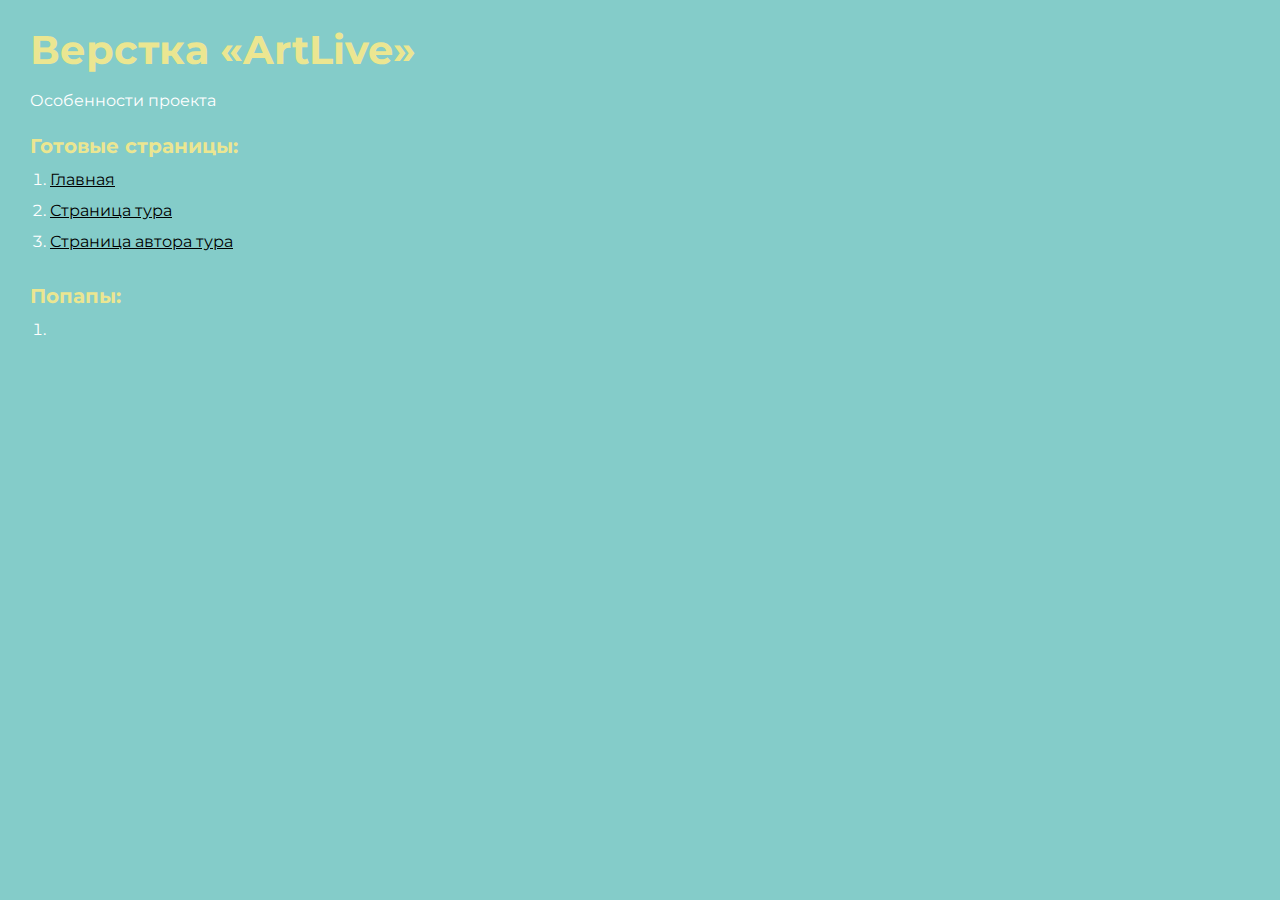
<file: index.html>
<!DOCTYPE html>
<html>

<head>
	<meta charset="UTF-8">
	<meta name="viewport" content="width=device-width, initial-scale=1.0">
	<title>Верстка «ArtLive»</title>
</head>

<body>
	<div class="rootpage">
		<h1>Верстка «ArtLive»</h1>
		<div class="rootpage__info">
			Особенности проекта
		</div>
		<h2>Готовые страницы:</h2>
		<ol class="rootpage__list">
			<li><a target="_blank" href="home.html">Главная</a></li>
			<li><a target="_blank" href="page-tour.html">Страница тура</a></li>
			<li><a target="_blank" href="page-author.html">Страница автора тура</a></li>
		</ol>
		<h2>Попапы:</h2>
		<ol class="rootpage__list">
			<li><a target="_blank" href="home.html#"></a></li>
		</ol>
	</div>
</body>
<style>
	@charset "UTF-8";
	@import url("https://fonts.googleapis.com/css?family=Montserrat:regular,700&display=swap");

	*,
	*::before,
	*::after {
		padding: 0px;
		margin: 0px;
		border: 0px;
		box-sizing: border-box;
	}

	html,
	body {
		height: 100%;
		margin: 0;
		padding: 0;
		min-width: 320px;
		width: 100%;
		color: #fff;
		background-color: #84CCC9;
	}

	body {
		font-family: Montserrat;
		font-size: 100%;
		line-height: 1;
		font-size: 1rem;
	}

	a {
		text-decoration: underline;
		color: #000
	}

	a:visited {
		text-decoration: underline;
		color: #000;
	}

	a:hover {
		text-decoration: none;
	}

	ul li {
		list-style: none;
	}

	img {
		vertical-align: top;
	}

	.wrapper {
		width: 100%;
		min-height: 100%;
		overflow: hidden;
	}

	.rootpage {
		padding: 30px;
		display: flex;
		flex-direction: column;
		align-items: flex-start;
	}

	@media (max-width: 767px) {
		.rootpage {
			padding: 30px 15px;
		}
	}

	h1 {
		color: #ebe691;
		font-size: 2.5rem;
		margin: 0px 0px 1.25rem 0px;
	}

	@media (max-width: 767px) {
		h1 {
			font-size: 1.85rem;
			margin: 0px 0px 1.25rem 0px;
		}
	}

	h2 {
		color: #ebe691;
		font-size: 1.25rem;
		margin: 0px 0px 1rem 0px;
	}

	@media (max-width: 767px) {
		h2 {
			font-size: 1.125rem;
			margin: 0px 0px 1rem 0px;
		}
	}

	.rootpage__info {
		line-height: 140%;
		margin: 0px 0px 1.5rem 0px;
	}

	.rootpage__list {
		margin: 0px 0px 2.25rem 1.25rem;
	}

	.rootpage__list li:not(:last-child) {
		margin: 0px 0px 15px 0px;
	}

	.rootpage__contacts,
	.rootpage__tnx {
		border-radius: 200px;
		padding: 20px 65px;
		line-height: 140%;
	}

	@media (max-width: 767px) {

		.rootpage__contacts,
		.rootpage__tnx {
			border-radius: 40px;
			padding: 20px;
		}
	}

	.rootpage__contacts {
		background: #32b5a4;

	}

	.rootpage__contacts a {
		color: #ebe691;
	}

	.rootpage__tnx {
		background: #c22d63;
		margin: 0px 0px 1rem 0px;
	}
</style>

</html>
</file>
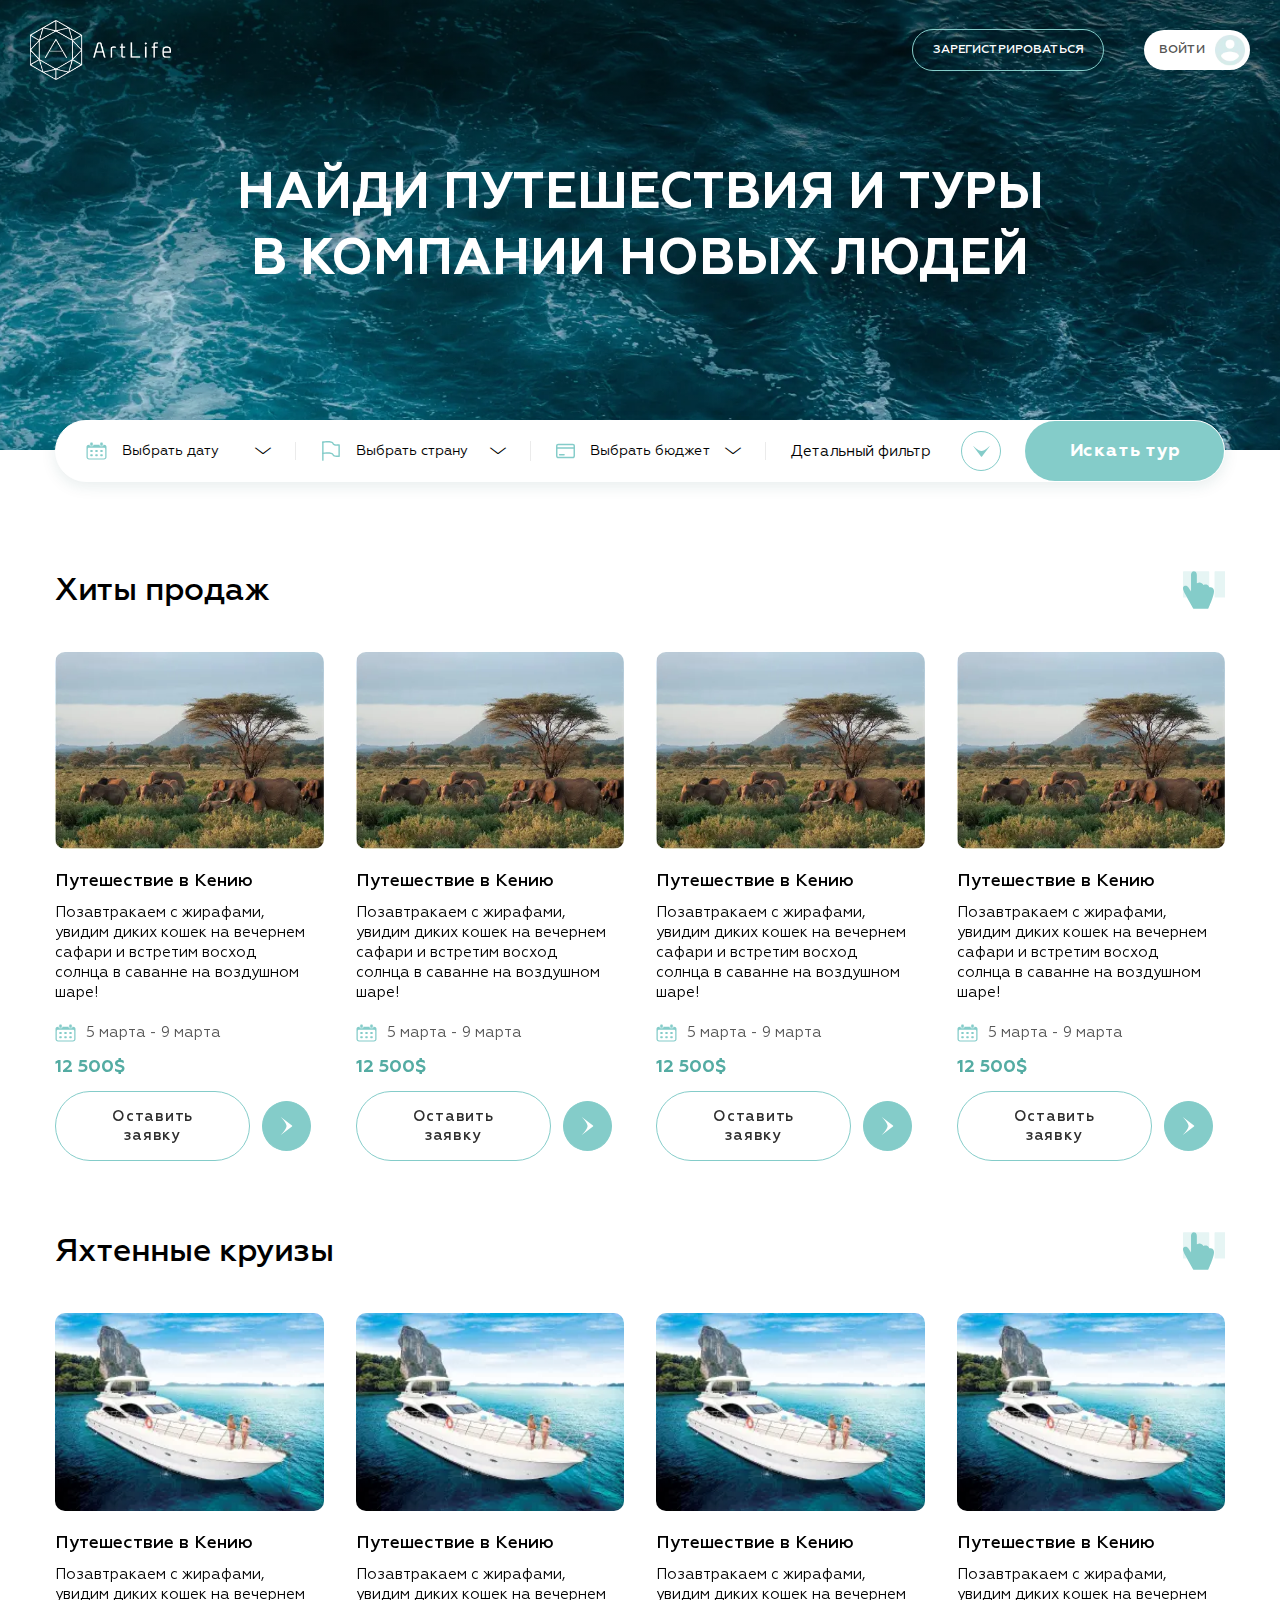
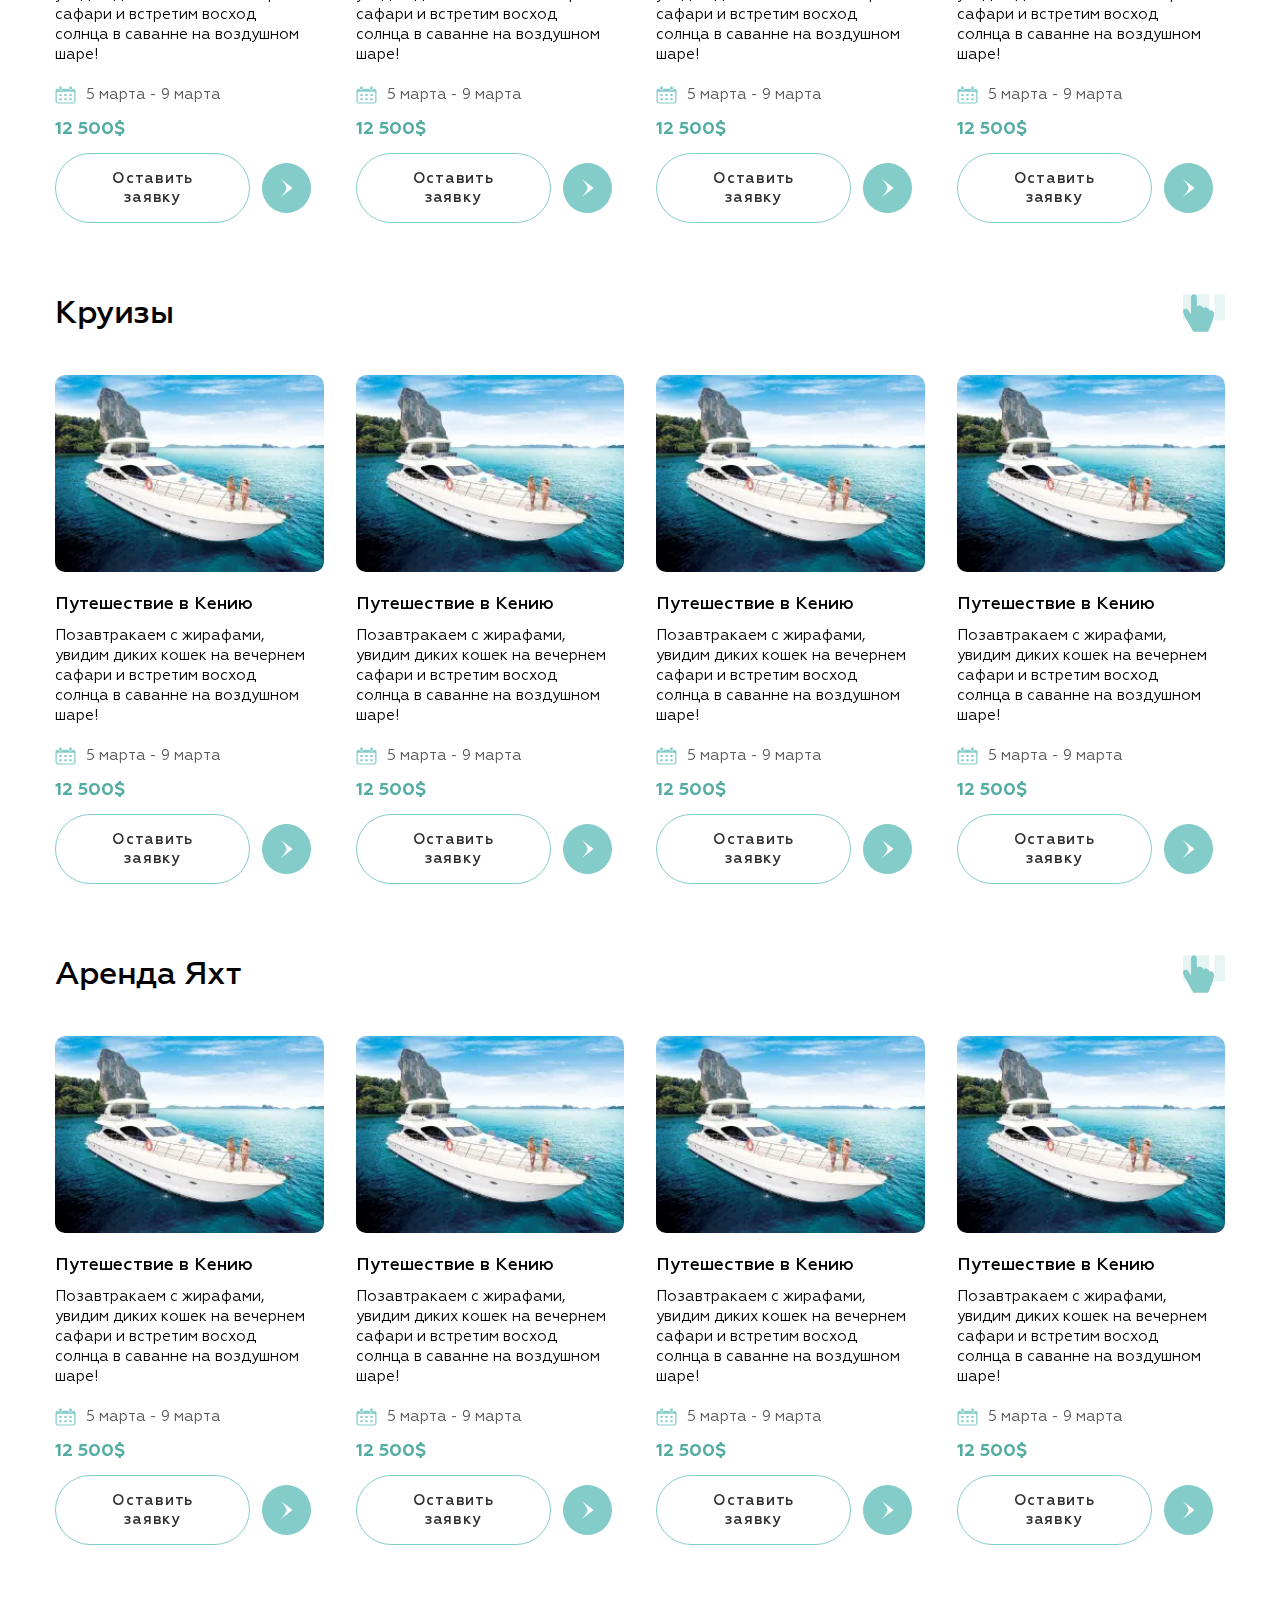
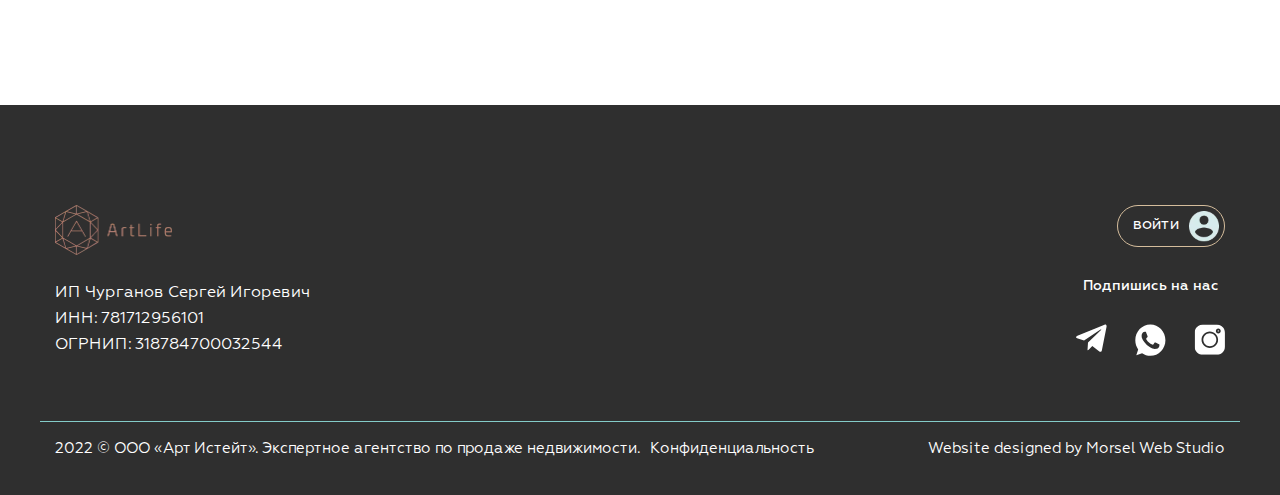
<file: home.html>
<!DOCTYPE html>
<html lang="ru">

<head>
	<title>Главная</title>
	<meta charset="UTF-8">
	<meta name="format-detection" content="telephone=no">
	<!-- <style>body{opacity: 0;}</style> -->
	<link rel="stylesheet" href="css/style.min.css?_v=20220712133747">
	<link rel="shortcut icon" href="favicon.ico">
	<!-- <meta name="robots" content="noindex, nofollow"> -->
	<meta name="viewport" content="width=device-width, initial-scale=1.0">
</head>

<body>
	<div class="wrapper">
		<svg fill="none" style="height:0px">
			<symbol id="telegram" viewBox="0 0 46 42">
				<path d="M17.8118 27.8215L17.0609 39.2687C18.1352 39.2687 18.6005 38.7685 19.1585 38.1678L24.1953 32.9506L34.6321 41.2346C36.5462 42.3908 37.8948 41.782 38.4112 39.3261L45.2619 4.53367L45.2638 4.53162C45.8709 1.46483 44.2405 0.265589 42.3756 1.01793L2.10737 17.7274C-0.640853 18.8836 -0.599242 20.5441 1.64019 21.2964L11.9352 24.7671L35.8483 8.5496C36.9737 7.7419 37.997 8.1888 37.1553 8.99649L17.8118 27.8215Z" fill="white" />
			</symbol>

			<symbol id="whatsapp" viewBox="0 0 41 42">
				<path d="M20.322 0.799805H20.3121C9.32635 0.799805 0.392822 9.99405 0.392822 21.2998C0.392822 25.7842 1.79748 29.9406 4.1859 33.3154L1.70284 40.9311L9.36121 38.4122C12.5117 40.5596 16.2699 41.7998 20.322 41.7998C31.3077 41.7998 40.2413 32.603 40.2413 21.2998C40.2413 9.99662 31.3077 0.799805 20.322 0.799805ZM31.9154 29.7484C31.4348 31.1449 29.527 32.3032 28.0053 32.6414C26.9643 32.8695 25.6044 33.0514 21.0268 31.0988C15.1716 28.6029 11.401 22.4811 11.1071 22.0839C10.8256 21.6867 8.74107 18.8424 8.74107 15.9006C8.74107 12.9589 10.193 11.5264 10.7783 10.9114C11.259 10.4066 12.0535 10.176 12.8156 10.176C13.0621 10.176 13.2838 10.1888 13.483 10.1991C14.0683 10.2247 14.3622 10.2606 14.7482 11.2112C15.2289 12.4028 16.3994 15.3446 16.5389 15.6469C16.6809 15.9493 16.8228 16.3593 16.6236 16.7565C16.4368 17.1665 16.2724 17.3484 15.9785 17.6969C15.6847 18.0454 15.4057 18.3119 15.1118 18.6861C14.8429 19.0115 14.539 19.36 14.8777 19.9622C15.2164 20.5516 16.387 22.517 18.1104 24.0955C20.3345 26.1327 22.1376 26.7836 22.7827 27.0603C23.2633 27.2653 23.8362 27.2166 24.1873 26.8322C24.6331 26.3377 25.1835 25.5177 25.7439 24.7105C26.1424 24.1314 26.6455 24.0596 27.1735 24.2646C27.7114 24.4568 30.5581 25.9046 31.1434 26.2044C31.7286 26.5068 32.1147 26.6503 32.2566 26.904C32.3961 27.1577 32.3961 28.3492 31.9154 29.7484Z" fill="white" />
			</symbol>
			<symbol id="insta" viewBox="0 0 42 42">
				<g clip-path="url(#clip0_2_3555)">
					<path d="M30.8302 0.799805H12.0269C5.90719 0.799805 0.928589 5.7784 0.928589 11.8981V30.7017C0.928589 36.8211 5.90719 41.7997 12.0269 41.7997H30.8305C36.9499 41.7997 41.9285 36.8211 41.9285 30.7017V11.8981C41.9285 5.7784 36.9499 0.799805 30.8302 0.799805V0.799805ZM21.4286 32.5104C15.2469 32.5104 10.2179 27.4814 10.2179 21.2998C10.2179 15.1181 15.2469 10.0892 21.4286 10.0892C27.6102 10.0892 32.6392 15.1181 32.6392 21.2998C32.6392 27.4814 27.6102 32.5104 21.4286 32.5104V32.5104ZM32.9072 12.733C31.0804 12.733 29.5946 11.2472 29.5946 9.42038C29.5946 7.59361 31.0804 6.10747 32.9072 6.10747C34.734 6.10747 36.2201 7.59361 36.2201 9.42038C36.2201 11.2472 34.734 12.733 32.9072 12.733Z" fill="white" />
					<path d="M21.4284 12.4927C16.5724 12.4927 12.6213 16.4434 12.6213 21.2997C12.6213 26.1557 16.5724 30.1067 21.4284 30.1067C26.2846 30.1067 30.2354 26.1557 30.2354 21.2997C30.2354 16.4434 26.2846 12.4927 21.4284 12.4927V12.4927Z" fill="white" />
					<path d="M32.9071 8.51172C32.4059 8.51172 31.998 8.91962 31.998 9.42073C31.998 9.92184 32.4059 10.3297 32.9071 10.3297C33.4085 10.3297 33.8164 9.92215 33.8164 9.42073C33.8164 8.9193 33.4085 8.51172 32.9071 8.51172Z" fill="white" />
				</g>
				<defs>
					<clipPath id="clip0_2_3555">
						<rect width="41" height="41" fill="white" transform="translate(0.928589 0.799805)" />
					</clipPath>
				</defs>
			</symbol>
			<symbol id="datepicker" viewBox="0 0 21 18">
				<path d="M6.75 8.47114V9.52884C6.75 9.82116 6.47047 10.0577 6.125 10.0577H4.875C4.52953 10.0577 4.25 9.82116 4.25 9.52884V8.47114C4.25 8.17882 4.52953 7.9423 4.875 7.9423H6.125C6.47047 7.9423 6.75 8.17882 6.75 8.47114ZM6.125 12.1731H4.875C4.52953 12.1731 4.25 12.4096 4.25 12.7019V13.7596C4.25 14.0519 4.52953 14.2885 4.875 14.2885H6.125C6.47047 14.2885 6.75 14.0519 6.75 13.7596V12.7019C6.75 12.4096 6.47047 12.1731 6.125 12.1731ZM11.125 7.9423H9.875C9.52953 7.9423 9.25 8.17882 9.25 8.47114V9.52884C9.25 9.82116 9.52953 10.0577 9.875 10.0577H11.125C11.4705 10.0577 11.75 9.82116 11.75 9.52884V8.47114C11.75 8.17882 11.4705 7.9423 11.125 7.9423ZM11.125 12.1731H9.875C9.52953 12.1731 9.25 12.4096 9.25 12.7019V13.7596C9.25 14.0519 9.52953 14.2885 9.875 14.2885H11.125C11.4705 14.2885 11.75 14.0519 11.75 13.7596V12.7019C11.75 12.4096 11.4705 12.1731 11.125 12.1731ZM16.125 7.9423H14.875C14.5295 7.9423 14.25 8.17882 14.25 8.47114V9.52884C14.25 9.82116 14.5295 10.0577 14.875 10.0577H16.125C16.4705 10.0577 16.75 9.82116 16.75 9.52884V8.47114C16.75 8.17882 16.4705 7.9423 16.125 7.9423ZM16.125 12.1731H14.875C14.5295 12.1731 14.25 12.4096 14.25 12.7019V13.7596C14.25 14.0519 14.5295 14.2885 14.875 14.2885H16.125C16.4705 14.2885 16.75 14.0519 16.75 13.7596V12.7019C16.75 12.4096 16.4705 12.1731 16.125 12.1731ZM4.875 3.71153H6.125C6.47047 3.71153 6.75 3.475 6.75 3.18268V1.0673C6.75 0.774979 6.47047 0.538452 6.125 0.538452H4.875C4.52953 0.538452 4.25 0.774979 4.25 1.0673V3.18268C4.25 3.475 4.52953 3.71153 4.875 3.71153ZM20.5 4.76922V15.3461C20.5 16.5144 19.3806 17.4615 18 17.4615H3C1.61937 17.4615 0.5 16.5144 0.5 15.3461V4.76922C0.5 3.601 1.61937 2.65384 3 2.65384H3.625V3.18268C3.625 3.76524 4.1859 4.24038 4.875 4.24038H6.125C6.8141 4.24038 7.375 3.76524 7.375 3.18268V2.65384H13.625V3.18268C13.625 3.76524 14.1865 4.24038 14.875 4.24038H16.125C16.8135 4.24038 17.375 3.76524 17.375 3.18268V2.65384H18C19.3806 2.65384 20.5 3.601 20.5 4.76922ZM19.25 6.88461C19.25 6.30205 18.6897 5.82691 18 5.82691H3C2.3109 5.82691 1.75 6.30205 1.75 6.88461V15.3461C1.75 15.9297 2.3109 16.4038 3 16.4038H18C18.6897 16.4038 19.25 15.9297 19.25 15.3461V6.88461ZM14.875 3.71153H16.125C16.4705 3.71153 16.75 3.475 16.75 3.18268V1.0673C16.75 0.774979 16.4705 0.538452 16.125 0.538452H14.875C14.5295 0.538452 14.25 0.774979 14.25 1.0673V3.18268C14.25 3.475 14.5295 3.71153 14.875 3.71153Z" fill="#84CCC9" />
			</symbol>
			<symbol id="decor-arrow" viewBox="0 0 13 18">
				<path d="M0.750047 18L11.9735 9.50529C12.1503 9.37131 12.25 9.18951 12.25 8.9999C12.25 8.81023 12.1506 8.62822 11.9735 8.49451L0.75 -1.01328e-06C0.75 -1.01328e-06 6.567 5.88579 6.567 8.9999C6.567 12.1139 0.750047 18 0.750047 18Z" />
			</symbol>
			<symbol id="flag" viewBox="0 0 20 20">
				<path d="M1.82854 19.857C1.64409 19.8496 1.46967 19.7711 1.34183 19.638C1.214 19.5048 1.14267 19.3273 1.14282 19.1427V1.32561C1.14282 1.13617 1.21808 0.954492 1.35203 0.820537C1.48599 0.686583 1.66767 0.611328 1.85711 0.611328C2.04655 0.611328 2.22823 0.686583 2.36218 0.820537C2.49614 0.954492 2.57139 1.13617 2.57139 1.32561V19.1427C2.57147 19.239 2.55209 19.3343 2.51442 19.4228C2.47675 19.5114 2.42157 19.5915 2.35219 19.6582C2.2828 19.7249 2.20065 19.7769 2.11066 19.8111C2.02068 19.8452 1.92471 19.8609 1.82854 19.857Z" fill="#84CCC9" />
				<path d="M15.4571 15.9657C13.7942 15.9657 12.08 15.6514 11.2971 13.7714C10.8228 12.6286 6.07425 12.4914 1.93139 13.0629C1.74347 13.0917 1.5518 13.0446 1.39855 12.9321C1.24531 12.8196 1.14304 12.6508 1.11425 12.4629C1.08545 12.2749 1.13249 12.0833 1.24501 11.93C1.35753 11.7768 1.52632 11.6745 1.71425 11.6457C3.99996 11.3314 11.4685 10.5029 12.5714 13.2229C13.1428 14.5714 14.48 14.6 16.6343 14.4914L17.4114 14.4629V4.74286L16.72 4.77715C14.5314 4.90858 12.2685 5.04 11.2514 2.60572C10.7828 1.46286 6.02853 1.32571 1.88568 1.89143C1.78838 1.91301 1.68765 1.91399 1.58995 1.89431C1.49226 1.87463 1.39976 1.83472 1.31841 1.77716C1.23706 1.71959 1.16866 1.64564 1.1176 1.56005C1.06654 1.47447 1.03395 1.37914 1.02193 1.28021C1.00992 1.18128 1.01874 1.08093 1.04783 0.98561C1.07691 0.890291 1.12562 0.802113 1.19083 0.726746C1.25603 0.651379 1.33629 0.59049 1.42643 0.547995C1.51658 0.5055 1.61462 0.482338 1.71425 0.48C3.99996 0.165714 11.4685 -0.662859 12.5714 2.05714C13.1428 3.49143 14.3771 3.48572 16.6343 3.35429C17.12 3.35429 17.6171 3.29715 18.1143 3.29143C18.2095 3.28842 18.3044 3.30514 18.3929 3.34054C18.4814 3.37594 18.5616 3.42926 18.6285 3.49715C18.6989 3.56097 18.7554 3.6385 18.7948 3.72497C18.8341 3.81144 18.8553 3.90504 18.8571 4V15.1714C18.8565 15.2664 18.837 15.3603 18.7997 15.4476C18.7625 15.5349 18.7081 15.6139 18.64 15.68C18.5011 15.8118 18.3171 15.8854 18.1257 15.8857C17.6914 15.8857 17.2171 15.8857 16.72 15.92C16.3371 15.9429 15.8971 15.9657 15.4571 15.9657Z" fill="#84CCC9" />
			</symbol>
			<symbol id="money" viewBox="0 0 19 16">
				<path d="M16.7917 15.2918H2.20837C1.62821 15.2918 1.07181 15.0614 0.661578 14.6511C0.251342 14.2409 0.020874 13.6845 0.020874 13.1043V2.896C0.020874 2.31584 0.251342 1.75944 0.661578 1.3492C1.07181 0.938964 1.62821 0.708496 2.20837 0.708496H16.7917C17.3719 0.708496 17.9283 0.938964 18.3385 1.3492C18.7487 1.75944 18.9792 2.31584 18.9792 2.896V13.1043C18.9792 13.6845 18.7487 14.2409 18.3385 14.6511C17.9283 15.0614 17.3719 15.2918 16.7917 15.2918ZM2.20837 2.16683C2.01499 2.16683 1.82952 2.24365 1.69278 2.3804C1.55603 2.51714 1.47921 2.70261 1.47921 2.896V13.1043C1.47921 13.2977 1.55603 13.4832 1.69278 13.6199C1.82952 13.7567 2.01499 13.8335 2.20837 13.8335H16.7917C16.9851 13.8335 17.1706 13.7567 17.3073 13.6199C17.4441 13.4832 17.5209 13.2977 17.5209 13.1043V2.896C17.5209 2.70261 17.4441 2.51714 17.3073 2.3804C17.1706 2.24365 16.9851 2.16683 16.7917 2.16683H2.20837Z" fill="#84CCC9" />
				<path d="M8.04167 12.3753H3.66667C3.47328 12.3753 3.28781 12.2985 3.15107 12.1618C3.01432 12.025 2.9375 11.8395 2.9375 11.6462C2.9375 11.4528 3.01432 11.2673 3.15107 11.1306C3.28781 10.9938 3.47328 10.917 3.66667 10.917H8.04167C8.23505 10.917 8.42052 10.9938 8.55726 11.1306C8.69401 11.2673 8.77083 11.4528 8.77083 11.6462C8.77083 11.8395 8.69401 12.025 8.55726 12.1618C8.42052 12.2985 8.23505 12.3753 8.04167 12.3753Z" fill="#84CCC9" />
				<path d="M18.25 5.81283H0.750041C0.556654 5.81283 0.371187 5.736 0.234442 5.59926C0.0976967 5.46251 0.020874 5.27705 0.020874 5.08366C0.020874 4.89027 0.0976967 4.70481 0.234442 4.56806C0.371187 4.43132 0.556654 4.35449 0.750041 4.35449H18.25C18.4434 4.35449 18.6289 4.43132 18.7656 4.56806C18.9024 4.70481 18.9792 4.89027 18.9792 5.08366C18.9792 5.27705 18.9024 5.46251 18.7656 5.59926C18.6289 5.736 18.4434 5.81283 18.25 5.81283Z" fill="#84CCC9" />
			</symbol>
			<symbol id="tour-icon" viewBox="0 0 22 17">
				<path fill-rule="evenodd" clip-rule="evenodd" d="M0.284837 16.025C0.227769 16.1212 0.196895 16.2311 0.195372 16.3434C0.193849 16.4556 0.221732 16.5663 0.27617 16.6641C0.330607 16.7618 0.409644 16.8431 0.505194 16.8997C0.600744 16.9562 0.709378 16.986 0.819981 16.986H21.1806C21.3439 16.9826 21.4995 16.9143 21.6138 16.7958C21.7281 16.6773 21.7922 16.5181 21.7922 16.3522C21.7922 16.1864 21.7281 16.0271 21.6138 15.9086C21.4995 15.7901 21.3439 15.7219 21.1806 15.7185H19.9312L17.8575 12.3323C19.1693 11.7696 20.2552 10.7733 20.9391 9.50511C21.6229 8.23694 21.8646 6.77134 21.6249 5.34618C21.3851 3.92102 20.678 2.61994 19.6183 1.65411C18.5587 0.688285 17.2086 0.114394 15.7872 0.0255833C15.3876 0.000968563 14.9866 0.0145224 14.5894 0.0660661C14.4477 0.0844604 14.3164 0.151699 14.2175 0.256547C14.1187 0.361395 14.0583 0.497503 14.0464 0.642131C14.0345 0.786759 14.0719 0.931148 14.1522 1.05117C14.2326 1.1712 14.3511 1.25959 14.4879 1.30159C15.0191 1.46583 15.4976 1.77097 15.8739 2.18553C16.2503 2.6001 16.5109 3.10908 16.6289 3.66C16.7469 4.21091 16.718 4.78381 16.5452 5.31962C16.3725 5.85542 16.062 6.33474 15.646 6.70813C15.2299 7.08152 14.7233 7.33547 14.1783 7.4438C13.6334 7.55212 13.0698 7.5109 12.5458 7.32438C12.0217 7.13786 11.5562 6.81279 11.1971 6.3827C10.8381 5.95261 10.5985 5.43306 10.5032 4.87764C10.4788 4.73476 10.4069 4.6047 10.2995 4.50916C10.192 4.41362 10.0556 4.35838 9.91284 4.35268C9.77012 4.34698 9.6298 4.39115 9.51529 4.47782C9.40078 4.56449 9.31902 4.68841 9.28365 4.8289C9.18798 5.20719 9.12652 5.59356 9.10002 5.98319C8.72729 5.66582 8.25828 5.48844 7.77187 5.48089H7.76479C6.98647 5.48355 6.25064 5.96668 5.74488 6.80563L0.284837 16.025ZM10.5572 8.08749C10.5048 7.91118 10.4599 7.58679 10.4261 7.40648C10.4969 7.48105 10.5706 7.55376 10.6459 7.62434C11.382 8.29944 12.3217 8.70135 13.3117 8.76451C13.4022 8.77011 13.4924 8.77277 13.5819 8.77277C14.3823 8.77242 15.1672 8.54894 15.8511 8.1267C16.535 7.70446 17.0915 7.09967 17.46 6.3783C17.8285 5.65692 17.9949 4.84666 17.9409 4.03588C17.8869 3.22509 17.6147 2.44492 17.1539 1.78045C17.0952 1.69603 17.0333 1.6132 16.969 1.53303C17.967 1.86324 18.8394 2.4999 19.4657 3.35509C20.092 4.21027 20.4413 5.24179 20.4654 6.30719C20.4895 7.37258 20.1872 8.4193 19.6002 9.30277C19.0132 10.1862 18.1706 10.8629 17.1886 11.2393L16.766 10.5505C16.2568 9.71852 15.5202 9.24178 14.7437 9.24178H14.7364C13.9565 9.24524 13.2206 9.7289 12.7164 10.5679L12.4087 11.0787L10.5572 8.08749ZM15.7056 11.2201L18.4601 15.7185H11.0819L13.7823 11.2276C14.0556 10.7729 14.405 10.5111 14.7408 10.5098C15.0766 10.5085 15.4292 10.7673 15.7056 11.2201ZM1.92332 15.7174L6.81386 7.46347C7.08536 7.01071 7.43426 6.75103 7.76925 6.7497H7.77213C8.10581 6.7497 8.45602 7.00858 8.73146 7.46001L11.6797 12.2897L9.61576 15.7174H1.92332Z" fill="#84CCC9" />
			</symbol>
			<symbol id="comfort" viewBox="0 0 18 22">
				<path d="M13.262 2.71553C11.2139 2.71553 9.48526 4.32219 9.24472 6.31687H6.96657L6.40779 3.18025C6.17546 2.01855 5.36225 1.20533 4.31671 0.856841L1.41248 0.0435614C1.18016 -0.0726023 0.8316 0.0435614 0.715436 0.392053C0.599273 0.62438 0.715436 0.972938 1.06393 1.0891L3.96822 1.90232C4.66527 2.13464 5.12992 2.59936 5.24608 3.29641L5.78398 6.31687H4.31678C3.96828 6.31687 3.50356 6.43303 3.27124 6.78153C3.03891 7.01385 2.92275 7.47858 2.92275 7.82707L4.43294 19.7927C4.5491 21.0706 5.71081 22 6.98874 22H9.54454C10.8224 22 11.8679 21.0706 12.1003 19.7927L13.2295 10.844C13.24 10.844 13.2504 10.8475 13.262 10.8475C15.4693 10.8475 17.328 8.9887 17.328 6.78146C17.328 4.57428 15.4692 2.71553 13.262 2.71553ZM12.4488 7.7109L12.2246 9.49181C11.2999 9.14559 10.6098 8.35568 10.4158 7.36234H12.2176C12.3337 7.36234 12.4499 7.47851 12.4499 7.47851C12.4488 7.59474 12.4488 7.59474 12.4488 7.7109ZM4.08438 7.47858C4.20055 7.36241 4.20054 7.36241 4.31671 7.36241H5.96984L7.06531 13.5195H4.81741L4.08438 7.7109C3.96822 7.59474 4.08438 7.47858 4.08438 7.47858ZM10.9385 19.6766C10.8223 20.3736 10.2415 20.9544 9.5444 20.9544H6.98861C6.29156 20.9544 5.71074 20.3736 5.59451 19.6766L4.96369 14.6812H7.272L7.68559 17.0046C7.80175 17.2369 8.03408 17.4693 8.26647 17.4693C8.61496 17.3531 8.84736 17.1208 8.84736 16.8884L8.45467 14.6811H11.5693L10.9385 19.6766ZM11.7157 13.5195H8.24805L7.15257 7.36241H9.25647C9.48879 8.90519 10.6145 10.1796 12.0782 10.6443L11.7157 13.5195ZM13.3769 9.6742L13.6104 7.82707C13.6104 7.47858 13.4942 7.13002 13.2619 6.78153C13.0296 6.43303 12.5649 6.31687 12.2164 6.31687H10.4029C10.6213 4.9193 11.7947 3.87723 13.2619 3.87723C14.7721 3.87723 16.1662 5.1551 16.1662 6.78153C16.1663 8.36843 14.9465 9.61379 13.3769 9.6742Z" fill="#84CCC9" />
			</symbol>
			<symbol id="bike" viewBox="0 0 22 14">
				<path d="M5.50009 1.39453C5.50009 1.19873 5.57252 1.01094 5.70145 0.872488C5.83038 0.734033 6.00525 0.65625 6.18759 0.65625H8.25009C8.43242 0.65625 8.60729 0.734033 8.73622 0.872488C8.86515 1.01094 8.93759 1.19873 8.93759 1.39453C8.93759 1.59034 8.86515 1.77812 8.73622 1.91657C8.60729 2.05503 8.43242 2.13281 8.25009 2.13281V2.87109H13.9426L14.4733 1.16123C14.5189 1.01428 14.6064 0.886449 14.7233 0.795822C14.8403 0.705195 14.9809 0.656368 15.1251 0.65625H16.5001C16.6824 0.65625 16.8573 0.734033 16.9862 0.872488C17.1152 1.01094 17.1876 1.19873 17.1876 1.39453C17.1876 1.59034 17.1152 1.77812 16.9862 1.91657C16.8573 2.05503 16.6824 2.13281 16.5001 2.13281H15.6201L15.1925 3.5134L16.3021 5.41816C17.2583 4.99471 18.3277 4.97244 19.2984 5.35579C20.2692 5.73913 21.0704 6.50011 21.5433 7.48791C22.0162 8.47571 22.1263 9.61825 21.8518 10.6891C21.5772 11.76 20.9381 12.681 20.061 13.2696C19.1839 13.8583 18.1329 14.0717 17.1162 13.8674C16.0996 13.6632 15.1914 13.0563 14.5718 12.1669C13.9522 11.2776 13.6664 10.1707 13.7709 9.06571C13.8754 7.96069 14.3626 6.93816 15.1361 6.20074L14.4376 5.00177L11.5831 9.90691C11.5213 10.0131 11.4354 10.1007 11.3334 10.1614C11.2314 10.2221 11.1167 10.2539 11.0001 10.2539H8.19371C8.05111 11.1593 7.65001 11.9948 7.04589 12.6447C6.44177 13.2946 5.66449 13.7268 4.8216 13.8816C3.97871 14.0363 3.11187 13.9059 2.34101 13.5085C1.57014 13.111 0.933356 12.4661 0.518752 11.663C0.104148 10.8598 -0.0677802 9.93818 0.0267521 9.02553C0.121285 8.11287 0.477605 7.25433 1.04642 6.56866C1.61523 5.883 2.36842 5.40412 3.20177 5.19827C4.03513 4.99242 4.90746 5.06978 5.69809 5.41964L6.87509 3.39675V2.13281H6.18759C6.00525 2.13281 5.83038 2.05503 5.70145 1.91657C5.57252 1.77812 5.50009 1.59034 5.50009 1.39453ZM7.56259 5.00177L6.86409 6.2037C7.55159 6.85929 8.03284 7.75999 8.19371 8.77734H9.75984L7.56259 5.00177ZM11.0001 8.12323L13.1973 4.34766H8.80284L11.0001 8.12323ZM6.78846 8.77734C6.67149 8.29154 6.44101 7.84583 6.11883 7.4824L5.36534 8.77734H6.78846ZM4.95421 6.69834C4.42966 6.52046 3.86749 6.51559 3.34035 6.68437C2.8132 6.85315 2.3453 7.18782 1.99711 7.64513C1.64892 8.10244 1.43645 8.66138 1.38715 9.24971C1.33785 9.83804 1.45398 10.4287 1.72055 10.9455C1.98711 11.4622 2.39186 11.8812 2.88248 12.1483C3.3731 12.4154 3.92705 12.5184 4.47274 12.444C5.01843 12.3695 5.53079 12.121 5.9436 11.7306C6.35641 11.3402 6.65071 10.8258 6.78846 10.2539H4.12509C4.00236 10.2539 3.88188 10.2186 3.77614 10.1517C3.6704 10.0849 3.58326 9.98879 3.52377 9.87352C3.46428 9.75826 3.4346 9.62799 3.43782 9.49625C3.44104 9.36451 3.47704 9.23609 3.54209 9.12434L4.95421 6.69834ZM15.8813 7.48092C15.4205 8.00215 15.1524 8.686 15.1275 9.40427C15.1025 10.1225 15.3224 10.8259 15.7458 11.3826C16.1692 11.9392 16.7672 12.3109 17.4276 12.428C18.088 12.5451 18.7655 12.3996 19.333 12.0186C19.9006 11.6377 20.3194 11.0475 20.5107 10.3587C20.7021 9.66996 20.653 8.92988 20.3726 8.27722C20.0922 7.62456 19.5998 7.10413 18.9876 6.81347C18.3755 6.5228 17.6856 6.48187 17.0473 6.69834L18.4581 9.12434C18.5059 9.20655 18.5382 9.29808 18.5531 9.39371C18.5681 9.48933 18.5653 9.58716 18.545 9.68163C18.5247 9.7761 18.4872 9.86536 18.4348 9.94429C18.3824 10.0232 18.316 10.0903 18.2395 10.1417C18.1629 10.1931 18.0777 10.2278 17.9886 10.2438C17.8996 10.2598 17.8085 10.2568 17.7205 10.235C17.6325 10.2132 17.5494 10.173 17.4759 10.1167C17.4024 10.0604 17.3399 9.98913 17.2921 9.90691L15.8813 7.4824V7.48092Z" fill="#84CCC9" />
			</symbol>
		</svg>

		<header class="header header-home">
			<div class="header__body">
				<a href="/" class="header__logo">
					<picture><source srcset="img/logo.webp" type="image/webp"><img src="img/logo.png" alt="Логотип"></picture>
				</a>

				<div class="header__action action">
					<button type="button" class="action__button action__button-reg">Зарегистрироваться</button>
					<button type="button" class="action__button action__button-log">Войти
						<i class="action__button-icon">
							<picture><source srcset="img/icons/user-icon.webp" type="image/webp"><img src="img/icons/user-icon.png" alt=""></picture>
						</i>
					</button>
				</div>

				<div class="header__menu menu">
					<nav class="menu__body">
						<ul class="menu__list">
							<li class="menu__item"><a href="" class="menu__link">Туры</a></li>
							<li class="menu__item"><a href="" class="menu__link menu__link-active">Аренда яхт</a></li>
							<li class="menu__item"><a href="" class="menu__link">Отели</a></li>
						</ul>

						<div class="menu__social social">
							<p>Подпишись на нас</p>
							<div class="social__items">
								<a href="" class="social__item">
									<svg width="46" height="42" aria-hidden="true">
										<use xlink:href="#telegram"></use>
									</svg>
								</a>
								<a href="" class="social__item">
									<svg width="41" height="42" aria-hidden="true">
										<use xlink:href="#whatsapp"></use>
									</svg>
								</a>
								<a href="" class="social__item">
									<svg width="42" height="42" aria-hidden="true">
										<use xlink:href="#insta"></use>
									</svg>
								</a>
							</div>
						</div>
					</nav>
					<button type="button" class="menu__icon icon-menu"><span></span></button>
				</div>
			</div>
		</header>
		<main class="main-page">
			<section class="intro">
				<div class="intro__container">
					<h1 class="title intro__title">Найди путешествия и&nbsp;туры в&nbsp;компании новых людей</h1>

					<div class="intro__filter filter">

						<div class="filter__wrapper">

							<!--  MAIN-filter-->
							<div class="filter__main main-filter">

								<div class="filter__item">
									<button type="button" class="filter__item-button button-js">
										<svg class="filter__item-icon" width="21" height="18" aria-hidden="true">
											<use xlink:href="#datepicker"></use>
										</svg>
										<span class="filter__item-text icon-arrow-down">Выбрать дату</span>
									</button>
									<div class="filter__item-dropdown dropdown-filter filter-calendar" hidden>
										<div class="filter-calendar__body">

											<div data-datepicker class="filter-calendar__main">
											</div>


											<aside class="filter-calendar__right">
												<h4 class="filter-calendar__title">Популярное</h4>

												<ul class="filter-calendar__list">
													<li>Все время</li>
													<li>Сегодня</li>
													<li>Эта неделя</li>
													<li>Этот месяц</li>
													<li>Последние 7 дней</li>
													<li>Последние 30 дней</li>
													<li>Последние 3 месяца</li>
													<li>Этот год</li>
													<li>Предыдущий год</li>
												</ul>
											</aside>

											<div class="filter-calendar__bottom">
												Сентябрь 21, 2022 – Октябрь 12, 2022 (31 день)
											</div>

										</div>

									</div>
								</div>

								<div class="filter__item">
									<button type="button" class="filter__item-button button-js">
										<svg class="filter__item-icon" width="20" height="20" aria-hidden="true">
											<use xlink:href="#flag"></use>
										</svg>
										<span class="filter__item-text icon-arrow-down">Выбрать страну</span>
									</button>
									<div class="filter__item-dropdown dropdown-filter filter-country" hidden>
										<div class="filter-country__search">
											<input autocomplete="off" type="text" placeholder="Введите страну" class="input">
										</div>

										<div class="filter-country__body">
											<ul class="filter-country__list">
												<li><i class="icon-compass"></i> Албания</li>
												<li><i class="icon-compass"></i> Анталия</li>
												<li><i class="icon-compass"></i> Аргентина</li>
											</ul>
										</div>

									</div>
								</div>

								<div class="filter__item">
									<button type="button" class="filter__item-button button-js">
										<svg class="filter__item-icon" width="19" height="16" aria-hidden="true">
											<use xlink:href="#money"></use>
										</svg>
										<span class="filter__item-text icon-arrow-down">Выбрать бюджет</span>
									</button>

									<div class="filter__item-dropdown dropdown-filter filter-price" hidden>

										<h4 class="filter-price__title">Ценовой диапазон</h4>

										<div class="filter-price__slider" id="range-slider"></div>

										<input id="min" autocomplete="off" name="price" type="hidden">
										<input id="max" autocomplete="off" name="price" type="hidden">

										<div class="filter-price__currency">
											<button type="button" class="filter-price__currency-item">₽</button>
											<button type="button" class="filter-price__currency-item filter-price__currency-current">$</button>
											<button type="button" class="filter-price__currency-item">€</button>
										</div>
									</div>

								</div>

								<div class="filter__item">
									<button class="filter__item-button filter__item-detail">
										<span>Детальный фильтр</span>
										<div>
											<svg width="13" height="18" aria-hidden="true">
												<use xlink:href="#decor-arrow"></use>
											</svg>
										</div>
									</button>
									<div class="filter__item-dropdown dropdown-filter" hidden></div>
								</div>

							</div>


							<!--  ADD-filter-->
							<div class="filter__add add-filter">

								<div class="filter__item">
									<button type="button" class="filter__item-button button-js">
										<svg class="filter__item-icon" width="22" height="17" aria-hidden="true">
											<use xlink:href="#tour-icon"></use>
										</svg>
										<span class="filter__item-text icon-arrow-down">Тип тура</span>
									</button>
									<div class="filter__item-dropdown dropdown-filter filter-tour" hidden>

										<ul class="dropdown-filter__list filter-tour__list">
											<li class="checkbox">
												<label class="checkbox__label">
													<input class="checkbox__input" type="checkbox">
													<span class="checkbox__control icon-check"></span>
													<span class="checkbox__text">Хиты продаж</span>
												</label>
											</li>
											<li class="checkbox">
												<label class="checkbox__label">
													<input class="checkbox__input" type="checkbox">
													<span class="checkbox__control icon-check"></span>
													<span class="checkbox__text">Кемпы</span>
												</label>
											</li>
											<li class="checkbox">
												<label class="checkbox__label">
													<input class="checkbox__input" type="checkbox">
													<span class="checkbox__control icon-check"></span>
													<span class="checkbox__text">Круизный яхтинг</span>
												</label>
											</li>
											<li class="checkbox">
												<label class="checkbox__label">
													<input class="checkbox__input" type="checkbox">
													<span class="checkbox__control icon-check"></span>
													<span class="checkbox__text">Круиз на лайнере</span>
												</label>
											</li>
											<li class="checkbox">
												<label class="checkbox__label">
													<input class="checkbox__input" type="checkbox">
													<span class="checkbox__control icon-check"></span>
													<span class="checkbox__text">Яхтенные регаты</span>
												</label>
											</li>
											<li class="checkbox">
												<label class="checkbox__label">
													<input class="checkbox__input" type="checkbox">
													<span class="checkbox__control icon-check"></span>
													<span class="checkbox__text">ЗОЖ-туры</span>
												</label>
											</li>
											<li class="checkbox">
												<label class="checkbox__label">
													<input class="checkbox__input" type="checkbox">
													<span class="checkbox__control icon-check"></span>
													<span class="checkbox__text">Спортивные туры</span>
												</label>
											</li>
											<li class="checkbox">
												<label class="checkbox__label">
													<input class="checkbox__input" type="checkbox">
													<span class="checkbox__control icon-check"></span>
													<span class="checkbox__text">Хиты продаж</span>
												</label>
											</li>
											<li class="checkbox">
												<label class="checkbox__label">
													<input class="checkbox__input" type="checkbox">
													<span class="checkbox__control icon-check"></span>
													<span class="checkbox__text">Лечебно-
														оздоровительные туры</span>
												</label>
											</li>
											<li class="checkbox">
												<label class="checkbox__label">
													<input class="checkbox__input" type="checkbox">
													<span class="checkbox__control icon-check"></span>
													<span class="checkbox__text">Бизнес туры</span>
												</label>
											</li>
											<li class="checkbox">
												<label class="checkbox__label">
													<input class="checkbox__input" type="checkbox">
													<span class="checkbox__control icon-check"></span>
													<span class="checkbox__text">Авторские туры</span>
												</label>
											</li>
											<li class="checkbox">
												<label class="checkbox__label">
													<input class="checkbox__input" type="checkbox">
													<span class="checkbox__control icon-check"></span>
													<span class="checkbox__text">Духовные туры</span>
												</label>
											</li>
											<li class="checkbox">
												<label class="checkbox__label">
													<input class="checkbox__input" type="checkbox">
													<span class="checkbox__control icon-check"></span>
													<span class="checkbox__text">Гастрономические туры</span>
												</label>
											</li>
											<li class="checkbox">
												<label class="checkbox__label">
													<input class="checkbox__input" type="checkbox">
													<span class="checkbox__control icon-check"></span>
													<span class="checkbox__text">Нетворкинг туры</span>
												</label>
											</li>
											<li class="checkbox">
												<label class="checkbox__label">
													<input class="checkbox__input" type="checkbox">
													<span class="checkbox__control icon-check"></span>
													<span class="checkbox__text">Развлекательные туры</span>
												</label>
											</li>
											<li class="checkbox">
												<label class="checkbox__label">
													<input class="checkbox__input" type="checkbox">
													<span class="checkbox__control icon-check"></span>
													<span class="checkbox__text">Музыкальные туры</span>
												</label>
											</li>
											<li class="checkbox">
												<label class="checkbox__label">
													<input class="checkbox__input" type="checkbox">
													<span class="checkbox__control icon-check"></span>
													<span class="checkbox__text">Экслюзивные отели</span>
												</label>
											</li>
										</ul>

									</div>
								</div>

								<div class="filter__item">
									<button type="button" class="filter__item-button button-js">
										<svg class="filter__item-icon" width="18" height="22" aria-hidden="true">
											<use xlink:href="#comfort"></use>
										</svg>
										<span class="filter__item-text icon-arrow-down">Комфорт</span>
									</button>

									<div class="filter__item-dropdown dropdown-filter" hidden>
										<h4 class="dropdown-filter__title">Комфорт</h4>
										<div class="dropdown-filter__body">
											<div class="filter__rating filter__rating-comfort rating-js">
												<input type="hidden" name="сomfort" id="set_rating-сomfort" value="1">
												<div class="filter__rating-item active" data-rate="1"></div>
												<div class="filter__rating-item" data-rate="2"></div>
												<div class="filter__rating-item" data-rate="3"></div>
												<div class="filter__rating-item" data-rate="4"></div>
												<div class="filter__rating-item" data-rate="5"></div>
											</div>
										</div>
									</div>

								</div>

								<div class="filter__item">
									<button type="button" class="filter__item-button button-js">
										<svg class="filter__item-icon" width="22" height="14" aria-hidden="true">
											<use xlink:href="#bike"></use>
										</svg>
										<span class="filter__item-text icon-arrow-down">Физ. активность</span>
									</button>
									<div class="filter__item-dropdown dropdown-filter" hidden>
										<h4 class="dropdown-filter__title">Физическая&nbsp;активность</h4>
										<div class="dropdown-filter__body">
											<div class="filter__rating filter__rating-activity rating-js">
												<input type="hidden" name="activity" id="set_rating-activity" value="1">
												<div class="filter__rating-item active" data-rate="1"></div>
												<div class="filter__rating-item" data-rate="2"></div>
												<div class="filter__rating-item" data-rate="3"></div>
												<div class="filter__rating-item" data-rate="4"></div>
												<div class="filter__rating-item" data-rate="5"></div>
											</div>
										</div>
									</div>
								</div>

								<div class="filter__item">
									<button type="button" class="filter__item-button button-js">
										<span class="filter__item-text icon-arrow-down">Сортировать</span>
									</button>
									<div class="filter__item-dropdown dropdown-filter" hidden>

										<ul class="dropdown-filter__list">
											<li class="checkbox">
												<label class="checkbox__label">
													<input class="checkbox__input" type="checkbox">
													<span class="checkbox__control icon-check"></span>
													<span class="checkbox__text">По убыванию цены</span>
												</label>
											</li>
											<li class="checkbox">
												<label class="checkbox__label">
													<input class="checkbox__input" type="checkbox">
													<span class="checkbox__control icon-check"></span>
													<span class="checkbox__text">По возрастанию цены</span>
												</label>
											</li>
											<li class="checkbox">
												<label class="checkbox__label">
													<input class="checkbox__input" type="checkbox">
													<span class="checkbox__control icon-check"></span>
													<span class="checkbox__text">По ближайшим датам</span>
												</label>
											</li>
											<li class="checkbox">
												<label class="checkbox__label">
													<input class="checkbox__input" type="checkbox">
													<span class="checkbox__control icon-check"></span>
													<span class="checkbox__text">По популярности</span>
												</label>
											</li>
										</ul>

									</div>
								</div>

							</div>

						</div>

						<button type="submit" class="filter__button">Искать тур</button>
					</div>

				</div>
			</section>


			<!--
            <div class="intro__filter filter">
            <div class="filter__items">
                <button type="button" class="filter__item">
                    <svg class="filter__item-icon" width="21" height="18" aria-hidden="true">
                        <use xlink:href="#datepicker"></use>
                    </svg>
                    <span class="filter__item-text">Выбрать дату</span>
                </button>

                <button type="button" class="filter__item">
                    <svg class="filter__item-icon" width="20" height="20" aria-hidden="true">
                        <use xlink:href="#flag"></use>
                    </svg>
                    <span class="filter__item-text">Выбрать страну</span>
                </button>

                <button type="button" class="filter__item">
                    <svg class="filter__item-icon" width="19" height="16" aria-hidden="true">
                        <use xlink:href="#money"></use>
                    </svg>
                    <span class="filter__item-text">Выбрать бюджет</span>
                </button>

                <button type="button" class="filter__item">
                    <svg class="filter__item-icon" width="19" height="16" aria-hidden="true">
                        <use xlink:href="#money"></use>
                    </svg>
                    <span class="filter__item-text">Выбрать бюджет</span>
                </button>

                <button class="filter__item filter__item-detail">
                    <span>Детальный фильтр</span>
                    <svg width="13" height="18" aria-hidden="true">
                        <use xlink:href="#decor-arrow"></use>
                    </svg>
                </button>
            </div>
            <button type="submit" class="filter__button">Искать тур</button>
        </div>
-->
			<section class="section">
				<div class="section__container">
					<div class="section__head">
						<h2 class="section__title">Хиты продаж</h2>

						<svg viewBox="0 0 320 300" height="42" width="42">
							<rect class="section__icon-card" x="480" width="200" height="200" rx="5" fill="rgba(132, 204, 201, 0.2)"></rect>
							<rect class="section__icon-card" y="0" width="200" height="200" rx="5" fill="rgba(132, 204, 201, 0.2)"></rect>
							<rect class="section__icon-card" x="240" width="200" height="200" rx="5" fill="rgba(132, 204, 201, 0.2)"></rect>
							<path class="section__icon-hand" d="M78.9579 285.7C78.9579 285.7 37.8579 212.5 20.5579 180.8C-2.44209 138.6 -6.2422 120.8 9.6579 112C19.5579 106.5 33.2579 108.8 41.6579 123.4L61.2579 154.6V32.3C61.2579 32.3 60.0579 0 83.0579 0C107.558 0 105.458 32.3 105.458 32.3V91.7C105.458 91.7 118.358 82.4 133.458 86.6C141.158 88.7 150.158 92.4 154.958 104.6C154.958 104.6 185.658 89.7 200.958 121.4C200.958 121.4 236.358 114.4 236.358 151.1C236.358 187.8 192.158 285.7 192.158 285.7H78.9579Z" fill="rgba(132, 204, 201, 1)"></path>
						</svg>
					</div>

					<div class="product swiper">
						<div class="product__wrapper swiper-wrapper">
							<div class="product__item swiper-slide">
								<div class="product__item-img">
									<picture><source srcset="img/hits/01.webp" type="image/webp"><img src="img/hits/01.jpg" alt=""></picture>
								</div>

								<div class="product__item-body">
									<h4 class="product__item-title">Путешествие в Кению</h4>
									<p class="product__item-desc">Позавтракаем с жирафами, увидим диких кошек на
										вечернем
										сафари
										и
										встретим восход солнца в саванне на воздушном шаре!</p>
									<time class="product__item-time">
										<i>
											<svg width="21" height="18" aria-hidden="true">
												<use xlink:href="#datepicker"></use>
											</svg></i>
										5 марта - 9 марта
									</time>
									<div class="product__item-price">12 500$</div>

									<div class="product__item-button-wrapper">
										<button type="button" class="product__item-button">
											Оставить заявку
										</button>
										<a href="" class="product__item-button-link">
											<svg width="13" height="18" aria-hidden="true">
												<use xlink:href="#decor-arrow"></use>
											</svg>
										</a>
									</div>
								</div>

							</div>
							<div class="product__item swiper-slide">
								<div class="product__item-img">
									<picture><source srcset="img/hits/01.webp" type="image/webp"><img src="img/hits/01.jpg" alt=""></picture>
								</div>

								<div class="product__item-body">
									<h4 class="product__item-title">Путешествие в Кению</h4>
									<p class="product__item-desc">Позавтракаем с жирафами, увидим диких кошек на
										вечернем
										сафари
										и
										встретим восход солнца в саванне на воздушном шаре!</p>
									<time class="product__item-time">
										<i>
											<svg width="21" height="18" aria-hidden="true">
												<use xlink:href="#datepicker"></use>
											</svg></i>
										5 марта - 9 марта
									</time>
									<div class="product__item-price">12 500$</div>
									<div class="product__item-button-wrapper">
										<button type="button" class="product__item-button">
											Оставить заявку
										</button>
										<a href="" class="product__item-button-link">
											<svg width="13" height="18" aria-hidden="true">
												<use xlink:href="#decor-arrow"></use>
											</svg>
										</a>
									</div>
								</div>

							</div>
							<div class="product__item swiper-slide">
								<div class="product__item-img">
									<picture><source srcset="img/hits/01.webp" type="image/webp"><img src="img/hits/01.jpg" alt=""></picture>
								</div>

								<div class="product__item-body">
									<h4 class="product__item-title">Путешествие в Кению</h4>
									<p class="product__item-desc">Позавтракаем с жирафами, увидим диких кошек на
										вечернем
										сафари
										и
										встретим восход солнца в саванне на воздушном шаре!</p>
									<time class="product__item-time">
										<i>
											<svg width="21" height="18" aria-hidden="true">
												<use xlink:href="#datepicker"></use>
											</svg></i>
										5 марта - 9 марта
									</time>
									<div class="product__item-price">12 500$</div>
									<div class="product__item-button-wrapper">
										<button type="button" class="product__item-button">
											Оставить заявку
										</button>
										<a href="" class="product__item-button-link">
											<svg width="13" height="18" aria-hidden="true">
												<use xlink:href="#decor-arrow"></use>
											</svg>
										</a>
									</div>
								</div>

							</div>
							<div class="product__item swiper-slide">
								<div class="product__item-img">
									<picture><source srcset="img/hits/01.webp" type="image/webp"><img src="img/hits/01.jpg" alt=""></picture>
								</div>

								<div class="product__item-body">
									<h4 class="product__item-title">Путешествие в Кению</h4>
									<p class="product__item-desc">Позавтракаем с жирафами, увидим диких кошек на
										вечернем
										сафари
										и
										встретим восход солнца в саванне на воздушном шаре!</p>
									<time class="product__item-time">
										<i>
											<svg width="21" height="18" aria-hidden="true">
												<use xlink:href="#datepicker"></use>
											</svg></i>
										5 марта - 9 марта
									</time>
									<div class="product__item-price">12 500$</div>
									<div class="product__item-button-wrapper">
										<button type="button" class="product__item-button">
											Оставить заявку
										</button>
										<a href="" class="product__item-button-link">
											<svg width="13" height="18" aria-hidden="true">
												<use xlink:href="#decor-arrow"></use>
											</svg>
										</a>
									</div>
								</div>

							</div>
							<div class="product__item swiper-slide">
								<div class="product__item-img">
									<picture><source srcset="img/hits/01.webp" type="image/webp"><img src="img/hits/01.jpg" alt=""></picture>
								</div>

								<div class="product__item-body">
									<h4 class="product__item-title">Путешествие в Кению</h4>
									<p class="product__item-desc">Позавтракаем с жирафами, увидим диких кошек на
										вечернем
										сафари
										и
										встретим восход солнца в саванне на воздушном шаре!</p>
									<time class="product__item-time">
										<i>
											<svg width="21" height="18" aria-hidden="true">
												<use xlink:href="#datepicker"></use>
											</svg></i>
										5 марта - 9 марта
									</time>
									<div class="product__item-price">12 500$</div>
									<div class="product__item-button-wrapper">
										<button type="button" class="product__item-button">
											Оставить заявку
										</button>
										<a href="" class="product__item-button-link">
											<svg width="13" height="18" aria-hidden="true">
												<use xlink:href="#decor-arrow"></use>
											</svg>
										</a>
									</div>
								</div>

							</div>
							<div class="product__item swiper-slide">
								<div class="product__item-img">
									<picture><source srcset="img/hits/01.webp" type="image/webp"><img src="img/hits/01.jpg" alt=""></picture>
								</div>

								<div class="product__item-body">
									<h4 class="product__item-title">Путешествие в Кению</h4>
									<p class="product__item-desc">Позавтракаем с жирафами, увидим диких кошек на
										вечернем
										сафари
										и
										встретим восход солнца в саванне на воздушном шаре!</p>
									<time class="product__item-time">
										<i>
											<svg width="21" height="18" aria-hidden="true">
												<use xlink:href="#datepicker"></use>
											</svg></i>
										5 марта - 9 марта
									</time>
									<div class="product__item-price">12 500$</div>
									<div class="product__item-button-wrapper">
										<button type="button" class="product__item-button">
											Оставить заявку
										</button>
										<a href="" class="product__item-button-link">
											<svg width="13" height="18" aria-hidden="true">
												<use xlink:href="#decor-arrow"></use>
											</svg>
										</a>
									</div>
								</div>

							</div>
						</div>
					</div>


				</div>
			</section>
			<section class="section">
				<div class="section__container">

					<div class="section__head">
						<h2 class="section__title">Яхтенные круизы</h2>

						<svg viewBox="0 0 320 300" height="42" width="42">
							<rect class="section__icon-card" x="480" width="200" height="200" rx="5" fill="rgba(132, 204, 201, 0.2)"></rect>
							<rect class="section__icon-card" y="0" width="200" height="200" rx="5" fill="rgba(132, 204, 201, 0.2)"></rect>
							<rect class="section__icon-card" x="240" width="200" height="200" rx="5" fill="rgba(132, 204, 201, 0.2)"></rect>
							<path class="section__icon-hand" d="M78.9579 285.7C78.9579 285.7 37.8579 212.5 20.5579 180.8C-2.44209 138.6 -6.2422 120.8 9.6579 112C19.5579 106.5 33.2579 108.8 41.6579 123.4L61.2579 154.6V32.3C61.2579 32.3 60.0579 0 83.0579 0C107.558 0 105.458 32.3 105.458 32.3V91.7C105.458 91.7 118.358 82.4 133.458 86.6C141.158 88.7 150.158 92.4 154.958 104.6C154.958 104.6 185.658 89.7 200.958 121.4C200.958 121.4 236.358 114.4 236.358 151.1C236.358 187.8 192.158 285.7 192.158 285.7H78.9579Z" fill="rgba(132, 204, 201, 1)"></path>
						</svg>
					</div>

					<div class="product swiper">
						<div class="product__wrapper swiper-wrapper">
							<div class="product__item swiper-slide">
								<div class="product__item-img">
									<picture><source srcset="img/yacht/01.webp" type="image/webp"><img src="img/yacht/01.jpg" alt=""></picture>
								</div>

								<div class="product__item-body">
									<h4 class="product__item-title">Путешествие в Кению</h4>
									<p class="product__item-desc">Позавтракаем с жирафами, увидим диких кошек на
										вечернем
										сафари
										и
										встретим восход солнца в саванне на воздушном шаре!</p>
									<time class="product__item-time">
										<i>
											<svg width="21" height="18" aria-hidden="true">
												<use xlink:href="#datepicker"></use>
											</svg></i>
										5 марта - 9 марта
									</time>
									<div class="product__item-price">12 500$</div>
									<div class="product__item-button-wrapper">
										<button type="button" class="product__item-button">
											Оставить заявку
										</button>
										<a href="" class="product__item-button-link">
											<svg width="13" height="18" aria-hidden="true">
												<use xlink:href="#decor-arrow"></use>
											</svg>
										</a>
									</div>
								</div>

							</div>
							<div class="product__item swiper-slide">
								<div class="product__item-img">
									<picture><source srcset="img/yacht/01.webp" type="image/webp"><img src="img/yacht/01.jpg" alt=""></picture>
								</div>

								<div class="product__item-body">
									<h4 class="product__item-title">Путешествие в Кению</h4>
									<p class="product__item-desc">Позавтракаем с жирафами, увидим диких кошек на
										вечернем
										сафари
										и
										встретим восход солнца в саванне на воздушном шаре!</p>
									<time class="product__item-time">
										<i>
											<svg width="21" height="18" aria-hidden="true">
												<use xlink:href="#datepicker"></use>
											</svg></i>
										5 марта - 9 марта
									</time>
									<div class="product__item-price">12 500$</div>
									<div class="product__item-button-wrapper">
										<button type="button" class="product__item-button">
											Оставить заявку
										</button>
										<a href="" class="product__item-button-link">
											<svg width="13" height="18" aria-hidden="true">
												<use xlink:href="#decor-arrow"></use>
											</svg>
										</a>
									</div>
								</div>

							</div>
							<div class="product__item swiper-slide">
								<div class="product__item-img">
									<picture><source srcset="img/yacht/01.webp" type="image/webp"><img src="img/yacht/01.jpg" alt=""></picture>
								</div>

								<div class="product__item-body">
									<h4 class="product__item-title">Путешествие в Кению</h4>
									<p class="product__item-desc">Позавтракаем с жирафами, увидим диких кошек на
										вечернем
										сафари
										и
										встретим восход солнца в саванне на воздушном шаре!</p>
									<time class="product__item-time">
										<i>
											<svg width="21" height="18" aria-hidden="true">
												<use xlink:href="#datepicker"></use>
											</svg></i>
										5 марта - 9 марта
									</time>
									<div class="product__item-price">12 500$</div>
									<div class="product__item-button-wrapper">
										<button type="button" class="product__item-button">
											Оставить заявку
										</button>
										<a href="" class="product__item-button-link">
											<svg width="13" height="18" aria-hidden="true">
												<use xlink:href="#decor-arrow"></use>
											</svg>
										</a>
									</div>
								</div>

							</div>
							<div class="product__item swiper-slide">
								<div class="product__item-img">
									<picture><source srcset="img/yacht/01.webp" type="image/webp"><img src="img/yacht/01.jpg" alt=""></picture>
								</div>

								<div class="product__item-body">
									<h4 class="product__item-title">Путешествие в Кению</h4>
									<p class="product__item-desc">Позавтракаем с жирафами, увидим диких кошек на
										вечернем
										сафари
										и
										встретим восход солнца в саванне на воздушном шаре!</p>
									<time class="product__item-time">
										<i>
											<svg width="21" height="18" aria-hidden="true">
												<use xlink:href="#datepicker"></use>
											</svg></i>
										5 марта - 9 марта
									</time>
									<div class="product__item-price">12 500$</div>
									<div class="product__item-button-wrapper">
										<button type="button" class="product__item-button">
											Оставить заявку
										</button>
										<a href="" class="product__item-button-link">
											<svg width="13" height="18" aria-hidden="true">
												<use xlink:href="#decor-arrow"></use>
											</svg>
										</a>
									</div>
								</div>

							</div>
							<div class="product__item swiper-slide">
								<div class="product__item-img">
									<picture><source srcset="img/yacht/01.webp" type="image/webp"><img src="img/yacht/01.jpg" alt=""></picture>
								</div>

								<div class="product__item-body">
									<h4 class="product__item-title">Путешествие в Кению</h4>
									<p class="product__item-desc">Позавтракаем с жирафами, увидим диких кошек на
										вечернем
										сафари
										и
										встретим восход солнца в саванне на воздушном шаре!</p>
									<time class="product__item-time">
										<i>
											<svg width="21" height="18" aria-hidden="true">
												<use xlink:href="#datepicker"></use>
											</svg></i>
										5 марта - 9 марта
									</time>
									<div class="product__item-price">12 500$</div>
									<div class="product__item-button-wrapper">
										<button type="button" class="product__item-button">
											Оставить заявку
										</button>
										<a href="" class="product__item-button-link">
											<svg width="13" height="18" aria-hidden="true">
												<use xlink:href="#decor-arrow"></use>
											</svg>
										</a>
									</div>
								</div>

							</div>
							<div class="product__item swiper-slide">
								<div class="product__item-img">
									<picture><source srcset="img/yacht/01.webp" type="image/webp"><img src="img/yacht/01.jpg" alt=""></picture>
								</div>

								<div class="product__item-body">
									<h4 class="product__item-title">Путешествие в Кению</h4>
									<p class="product__item-desc">Позавтракаем с жирафами, увидим диких кошек на
										вечернем
										сафари
										и
										встретим восход солнца в саванне на воздушном шаре!</p>
									<time class="product__item-time">
										<i>
											<svg width="21" height="18" aria-hidden="true">
												<use xlink:href="#datepicker"></use>
											</svg></i>
										5 марта - 9 марта
									</time>
									<div class="product__item-price">12 500$</div>
									<div class="product__item-button-wrapper">
										<button type="button" class="product__item-button">
											Оставить заявку
										</button>
										<a href="" class="product__item-button-link">
											<svg width="13" height="18" aria-hidden="true">
												<use xlink:href="#decor-arrow"></use>
											</svg>
										</a>
									</div>
								</div>

							</div>
						</div>
					</div>


				</div>
			</section>
			<section class="section">
				<div class="section__container">
					<div class="section__head">
						<h2 class="section__title">Круизы</h2>

						<svg viewBox="0 0 320 300" height="42" width="42">
							<rect class="section__icon-card" x="480" width="200" height="200" rx="5" fill="rgba(132, 204, 201, 0.2)"></rect>
							<rect class="section__icon-card" y="0" width="200" height="200" rx="5" fill="rgba(132, 204, 201, 0.2)"></rect>
							<rect class="section__icon-card" x="240" width="200" height="200" rx="5" fill="rgba(132, 204, 201, 0.2)"></rect>
							<path class="section__icon-hand" d="M78.9579 285.7C78.9579 285.7 37.8579 212.5 20.5579 180.8C-2.44209 138.6 -6.2422 120.8 9.6579 112C19.5579 106.5 33.2579 108.8 41.6579 123.4L61.2579 154.6V32.3C61.2579 32.3 60.0579 0 83.0579 0C107.558 0 105.458 32.3 105.458 32.3V91.7C105.458 91.7 118.358 82.4 133.458 86.6C141.158 88.7 150.158 92.4 154.958 104.6C154.958 104.6 185.658 89.7 200.958 121.4C200.958 121.4 236.358 114.4 236.358 151.1C236.358 187.8 192.158 285.7 192.158 285.7H78.9579Z" fill="rgba(132, 204, 201, 1)"></path>
						</svg>
					</div>

					<div class="product swiper">
						<div class="product__wrapper swiper-wrapper">
							<div class="product__item swiper-slide">
								<div class="product__item-img">
									<picture><source srcset="img/cruises/01.webp" type="image/webp"><img src="img/cruises/01.jpg" alt=""></picture>
								</div>

								<div class="product__item-body">
									<h4 class="product__item-title">Путешествие в Кению</h4>
									<p class="product__item-desc">Позавтракаем с жирафами, увидим диких кошек на
										вечернем
										сафари
										и
										встретим восход солнца в саванне на воздушном шаре!</p>
									<time class="product__item-time">
										<i>
											<svg width="21" height="18" aria-hidden="true">
												<use xlink:href="#datepicker"></use>
											</svg></i>
										5 марта - 9 марта
									</time>
									<div class="product__item-price">12 500$</div>
									<div class="product__item-button-wrapper">
										<button type="button" class="product__item-button">
											Оставить заявку
										</button>
										<a href="" class="product__item-button-link">
											<svg width="13" height="18" aria-hidden="true">
												<use xlink:href="#decor-arrow"></use>
											</svg>
										</a>
									</div>
								</div>

							</div>
							<div class="product__item swiper-slide">
								<div class="product__item-img">
									<picture><source srcset="img/cruises/01.webp" type="image/webp"><img src="img/cruises/01.jpg" alt=""></picture>
								</div>

								<div class="product__item-body">
									<h4 class="product__item-title">Путешествие в Кению</h4>
									<p class="product__item-desc">Позавтракаем с жирафами, увидим диких кошек на
										вечернем
										сафари
										и
										встретим восход солнца в саванне на воздушном шаре!</p>
									<time class="product__item-time">
										<i>
											<svg width="21" height="18" aria-hidden="true">
												<use xlink:href="#datepicker"></use>
											</svg></i>
										5 марта - 9 марта
									</time>
									<div class="product__item-price">12 500$</div>
									<div class="product__item-button-wrapper">
										<button type="button" class="product__item-button">
											Оставить заявку
										</button>
										<a href="" class="product__item-button-link">
											<svg width="13" height="18" aria-hidden="true">
												<use xlink:href="#decor-arrow"></use>
											</svg>
										</a>
									</div>
								</div>

							</div>
							<div class="product__item swiper-slide">
								<div class="product__item-img">
									<picture><source srcset="img/cruises/01.webp" type="image/webp"><img src="img/cruises/01.jpg" alt=""></picture>
								</div>

								<div class="product__item-body">
									<h4 class="product__item-title">Путешествие в Кению</h4>
									<p class="product__item-desc">Позавтракаем с жирафами, увидим диких кошек на
										вечернем
										сафари
										и
										встретим восход солнца в саванне на воздушном шаре!</p>
									<time class="product__item-time">
										<i>
											<svg width="21" height="18" aria-hidden="true">
												<use xlink:href="#datepicker"></use>
											</svg></i>
										5 марта - 9 марта
									</time>
									<div class="product__item-price">12 500$</div>
									<div class="product__item-button-wrapper">
										<button type="button" class="product__item-button">
											Оставить заявку
										</button>
										<a href="" class="product__item-button-link">
											<svg width="13" height="18" aria-hidden="true">
												<use xlink:href="#decor-arrow"></use>
											</svg>
										</a>
									</div>
								</div>

							</div>
							<div class="product__item swiper-slide">
								<div class="product__item-img">
									<picture><source srcset="img/cruises/01.webp" type="image/webp"><img src="img/cruises/01.jpg" alt=""></picture>
								</div>

								<div class="product__item-body">
									<h4 class="product__item-title">Путешествие в Кению</h4>
									<p class="product__item-desc">Позавтракаем с жирафами, увидим диких кошек на
										вечернем
										сафари
										и
										встретим восход солнца в саванне на воздушном шаре!</p>
									<time class="product__item-time">
										<i>
											<svg width="21" height="18" aria-hidden="true">
												<use xlink:href="#datepicker"></use>
											</svg></i>
										5 марта - 9 марта
									</time>
									<div class="product__item-price">12 500$</div>
									<div class="product__item-button-wrapper">
										<button type="button" class="product__item-button">
											Оставить заявку
										</button>
										<a href="" class="product__item-button-link">
											<svg width="13" height="18" aria-hidden="true">
												<use xlink:href="#decor-arrow"></use>
											</svg>
										</a>
									</div>
								</div>

							</div>
							<div class="product__item swiper-slide">
								<div class="product__item-img">
									<picture><source srcset="img/cruises/01.webp" type="image/webp"><img src="img/cruises/01.jpg" alt=""></picture>
								</div>

								<div class="product__item-body">
									<h4 class="product__item-title">Путешествие в Кению</h4>
									<p class="product__item-desc">Позавтракаем с жирафами, увидим диких кошек на
										вечернем
										сафари
										и
										встретим восход солнца в саванне на воздушном шаре!</p>
									<time class="product__item-time">
										<i>
											<svg width="21" height="18" aria-hidden="true">
												<use xlink:href="#datepicker"></use>
											</svg></i>
										5 марта - 9 марта
									</time>
									<div class="product__item-price">12 500$</div>
									<div class="product__item-button-wrapper">
										<button type="button" class="product__item-button">
											Оставить заявку
										</button>
										<a href="" class="product__item-button-link">
											<svg width="13" height="18" aria-hidden="true">
												<use xlink:href="#decor-arrow"></use>
											</svg>
										</a>
									</div>
								</div>

							</div>
							<div class="product__item swiper-slide">
								<div class="product__item-img">
									<picture><source srcset="img/cruises/01.webp" type="image/webp"><img src="img/cruises/01.jpg" alt=""></picture>
								</div>

								<div class="product__item-body">
									<h4 class="product__item-title">Путешествие в Кению</h4>
									<p class="product__item-desc">Позавтракаем с жирафами, увидим диких кошек на
										вечернем
										сафари
										и
										встретим восход солнца в саванне на воздушном шаре!</p>
									<time class="product__item-time">
										<i>
											<svg width="21" height="18" aria-hidden="true">
												<use xlink:href="#datepicker"></use>
											</svg></i>
										5 марта - 9 марта
									</time>
									<div class="product__item-price">12 500$</div>
									<div class="product__item-button-wrapper">
										<button type="button" class="product__item-button">
											Оставить заявку
										</button>
										<a href="" class="product__item-button-link">
											<svg width="13" height="18" aria-hidden="true">
												<use xlink:href="#decor-arrow"></use>
											</svg>
										</a>
									</div>
								</div>

							</div>
						</div>
					</div>


				</div>
			</section>
			<section class="section">
				<div class="section__container">
					<div class="section__head">
						<h2 class="section__title">Аренда Яхт</h2>

						<svg viewBox="0 0 320 300" height="42" width="42">
							<rect class="section__icon-card" x="480" width="200" height="200" rx="5" fill="rgba(132, 204, 201, 0.2)"></rect>
							<rect class="section__icon-card" y="0" width="200" height="200" rx="5" fill="rgba(132, 204, 201, 0.2)"></rect>
							<rect class="section__icon-card" x="240" width="200" height="200" rx="5" fill="rgba(132, 204, 201, 0.2)"></rect>
							<path class="section__icon-hand" d="M78.9579 285.7C78.9579 285.7 37.8579 212.5 20.5579 180.8C-2.44209 138.6 -6.2422 120.8 9.6579 112C19.5579 106.5 33.2579 108.8 41.6579 123.4L61.2579 154.6V32.3C61.2579 32.3 60.0579 0 83.0579 0C107.558 0 105.458 32.3 105.458 32.3V91.7C105.458 91.7 118.358 82.4 133.458 86.6C141.158 88.7 150.158 92.4 154.958 104.6C154.958 104.6 185.658 89.7 200.958 121.4C200.958 121.4 236.358 114.4 236.358 151.1C236.358 187.8 192.158 285.7 192.158 285.7H78.9579Z" fill="rgba(132, 204, 201, 1)"></path>
						</svg>
					</div>

					<div class="product swiper">
						<div class="product__wrapper swiper-wrapper">
							<div class="product__item swiper-slide">
								<div class="product__item-img">
									<picture><source srcset="img/charter/01.webp" type="image/webp"><img src="img/charter/01.jpg" alt=""></picture>
								</div>

								<div class="product__item-body">
									<h4 class="product__item-title">Путешествие в Кению</h4>
									<p class="product__item-desc">Позавтракаем с жирафами, увидим диких кошек на
										вечернем
										сафари
										и
										встретим восход солнца в саванне на воздушном шаре!</p>
									<time class="product__item-time">
										<i>
											<svg width="21" height="18" aria-hidden="true">
												<use xlink:href="#datepicker"></use>
											</svg></i>
										5 марта - 9 марта
									</time>
									<div class="product__item-price">12 500$</div>
									<div class="product__item-button-wrapper">
										<button type="button" class="product__item-button">
											Оставить заявку
										</button>
										<a href="" class="product__item-button-link">
											<svg width="13" height="18" aria-hidden="true">
												<use xlink:href="#decor-arrow"></use>
											</svg>
										</a>
									</div>
								</div>

							</div>
							<div class="product__item swiper-slide">
								<div class="product__item-img">
									<picture><source srcset="img/charter/01.webp" type="image/webp"><img src="img/charter/01.jpg" alt=""></picture>
								</div>

								<div class="product__item-body">
									<h4 class="product__item-title">Путешествие в Кению</h4>
									<p class="product__item-desc">Позавтракаем с жирафами, увидим диких кошек на
										вечернем
										сафари
										и
										встретим восход солнца в саванне на воздушном шаре!</p>
									<time class="product__item-time">
										<i>
											<svg width="21" height="18" aria-hidden="true">
												<use xlink:href="#datepicker"></use>
											</svg></i>
										5 марта - 9 марта
									</time>
									<div class="product__item-price">12 500$</div>
									<div class="product__item-button-wrapper">
										<button type="button" class="product__item-button">
											Оставить заявку
										</button>
										<a href="" class="product__item-button-link">
											<svg width="13" height="18" aria-hidden="true">
												<use xlink:href="#decor-arrow"></use>
											</svg>
										</a>
									</div>
								</div>

							</div>
							<div class="product__item swiper-slide">
								<div class="product__item-img">
									<picture><source srcset="img/charter/01.webp" type="image/webp"><img src="img/charter/01.jpg" alt=""></picture>
								</div>

								<div class="product__item-body">
									<h4 class="product__item-title">Путешествие в Кению</h4>
									<p class="product__item-desc">Позавтракаем с жирафами, увидим диких кошек на
										вечернем
										сафари
										и
										встретим восход солнца в саванне на воздушном шаре!</p>
									<time class="product__item-time">
										<i>
											<svg width="21" height="18" aria-hidden="true">
												<use xlink:href="#datepicker"></use>
											</svg></i>
										5 марта - 9 марта
									</time>
									<div class="product__item-price">12 500$</div>
									<div class="product__item-button-wrapper">
										<button type="button" class="product__item-button">
											Оставить заявку
										</button>
										<a href="" class="product__item-button-link">
											<svg width="13" height="18" aria-hidden="true">
												<use xlink:href="#decor-arrow"></use>
											</svg>
										</a>
									</div>
								</div>

							</div>
							<div class="product__item swiper-slide">
								<div class="product__item-img">
									<picture><source srcset="img/charter/01.webp" type="image/webp"><img src="img/charter/01.jpg" alt=""></picture>
								</div>

								<div class="product__item-body">
									<h4 class="product__item-title">Путешествие в Кению</h4>
									<p class="product__item-desc">Позавтракаем с жирафами, увидим диких кошек на
										вечернем
										сафари
										и
										встретим восход солнца в саванне на воздушном шаре!</p>
									<time class="product__item-time">
										<i>
											<svg width="21" height="18" aria-hidden="true">
												<use xlink:href="#datepicker"></use>
											</svg></i>
										5 марта - 9 марта
									</time>
									<div class="product__item-price">12 500$</div>
									<div class="product__item-button-wrapper">
										<button type="button" class="product__item-button">
											Оставить заявку
										</button>
										<a href="" class="product__item-button-link">
											<svg width="13" height="18" aria-hidden="true">
												<use xlink:href="#decor-arrow"></use>
											</svg>
										</a>
									</div>
								</div>

							</div>
							<div class="product__item swiper-slide">
								<div class="product__item-img">
									<picture><source srcset="img/charter/01.webp" type="image/webp"><img src="img/charter/01.jpg" alt=""></picture>
								</div>

								<div class="product__item-body">
									<h4 class="product__item-title">Путешествие в Кению</h4>
									<p class="product__item-desc">Позавтракаем с жирафами, увидим диких кошек на
										вечернем
										сафари
										и
										встретим восход солнца в саванне на воздушном шаре!</p>
									<time class="product__item-time">
										<i>
											<svg width="21" height="18" aria-hidden="true">
												<use xlink:href="#datepicker"></use>
											</svg></i>
										5 марта - 9 марта
									</time>
									<div class="product__item-price">12 500$</div>
									<div class="product__item-button-wrapper">
										<button type="button" class="product__item-button">
											Оставить заявку
										</button>
										<a href="" class="product__item-button-link">
											<svg width="13" height="18" aria-hidden="true">
												<use xlink:href="#decor-arrow"></use>
											</svg>
										</a>
									</div>
								</div>

							</div>
							<div class="product__item swiper-slide">
								<div class="product__item-img">
									<picture><source srcset="img/charter/01.webp" type="image/webp"><img src="img/charter/01.jpg" alt=""></picture>
								</div>

								<div class="product__item-body">
									<h4 class="product__item-title">Путешествие в Кению</h4>
									<p class="product__item-desc">Позавтракаем с жирафами, увидим диких кошек на
										вечернем
										сафари
										и
										встретим восход солнца в саванне на воздушном шаре!</p>
									<time class="product__item-time">
										<i>
											<svg width="21" height="18" aria-hidden="true">
												<use xlink:href="#datepicker"></use>
											</svg></i>
										5 марта - 9 марта
									</time>
									<div class="product__item-price">12 500$</div>
									<div class="product__item-button-wrapper">
										<button type="button" class="product__item-button">
											Оставить заявку
										</button>
										<a href="" class="product__item-button-link">
											<svg width="13" height="18" aria-hidden="true">
												<use xlink:href="#decor-arrow"></use>
											</svg>
										</a>
									</div>
								</div>

							</div>
						</div>
					</div>


				</div>
			</section>

		</main>
		<footer class="footer">
			<div class="footer__container">
				<div class="footer__body">
					<div class="footer__left">
						<a href="/" class="footer__logo"><picture><source data-srcset="img/footer-logo.webp" srcset="[data-uri]" type="image/webp"><img src="[data-uri]"  data-src="img/footer-logo.png" alt=""></picture></a>

						<button type="button" data-da=".footer__right,768,first" class="action__button action__button-log">Войти
							<i class="action__button-icon">
								<picture><source srcset="img/icons/user-icon.webp" type="image/webp"><img src="img/icons/user-icon.png" alt=""></picture>
							</i>
						</button>
					</div>

					<div class="footer__right">

						<p class="footer__text" data-da=".footer__left,768,2">ИП Чурганов Сергей Игоревич <br>
							ИНН: 781712956101 <br>
							ОГРНИП: 318784700032544</p>

						<div class="social">
							<p>Подпишись на нас</p>
							<div class="social__items">
								<a href="" class="social__item">
									<img src="img/icons/telegram.svg" alt="">
								</a>
								<a href="" class="social__item">
									<img src="img/icons/whatsapp.svg" alt="">
								</a>
								<a href="" class="social__item">
									<img src="img/icons/insta.svg" alt="">
								</a>
							</div>
						</div>
					</div>
				</div>
			</div>
			<div class="footer__bottom">
				<p>2022 © ООО «Арт Истейт». <br>
					Экспертное агентство по продаже недвижимости. </p>
				<a href="">Конфиденциальность</a>
				<p>Website designed by Morsel Web Studio</p>
			</div>
		</footer>
	</div>
	<!-- <div id="popup" aria-hidden="true" class="popup">
	<div class="popup__wrapper">
		<div class="popup__content">
			<button data-close type="button" class="popup__close">Закрыть</button>
			<div class="popup__text">
				Text
			</div>
		</div>
	</div>
</div> -->
	<script src="js/app.min.js?_v=20220712133747"></script>
</body>

</html>
</file>
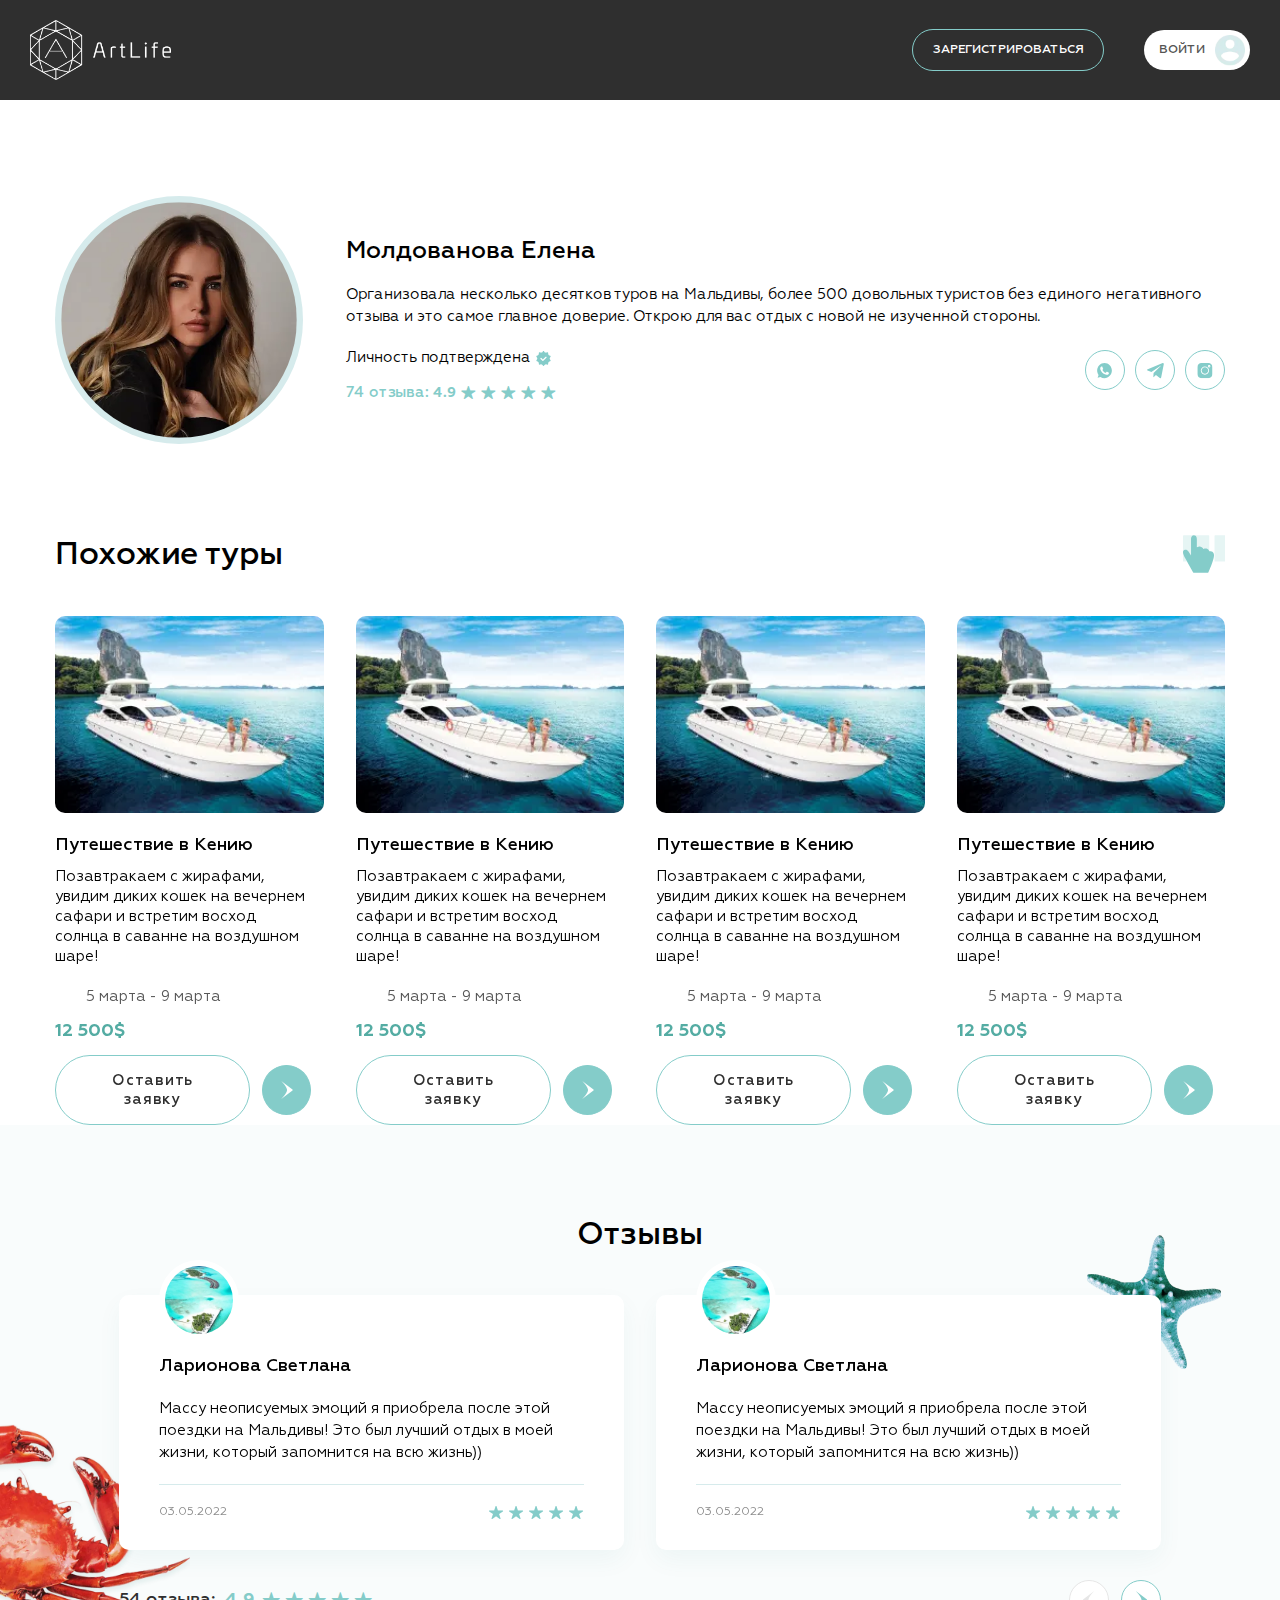
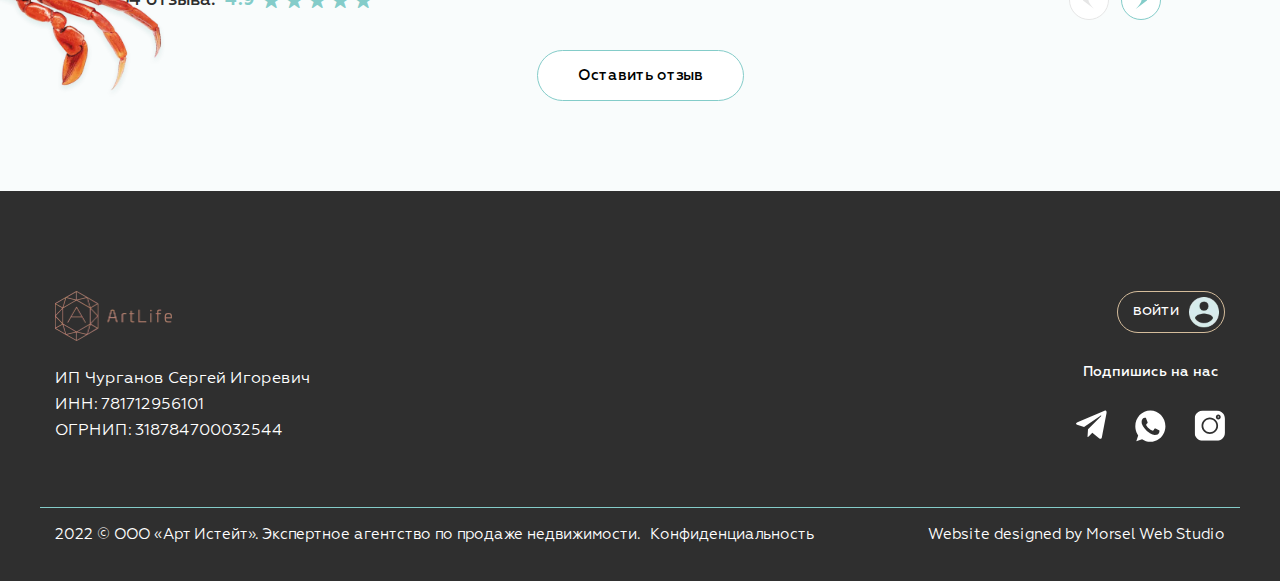
<file: page-author.html>
<!DOCTYPE html>
<html lang="ru">

<head>
	<title>Страница автора тура</title>
	<meta charset="UTF-8">
	<meta name="format-detection" content="telephone=no">
	<!-- <style>body{opacity: 0;}</style> -->
	<link rel="stylesheet" href="css/style.min.css?_v=20220712133747">
	<link rel="shortcut icon" href="favicon.ico">
	<!-- <meta name="robots" content="noindex, nofollow"> -->
	<meta name="viewport" content="width=device-width, initial-scale=1.0">
</head>

<body>
	<div class="wrapper">
		<svg fill="none" style="height:0px">
			<symbol id="telegram" viewBox="0 0 46 42">
				<path d="M17.8118 27.8215L17.0609 39.2687C18.1352 39.2687 18.6005 38.7685 19.1585 38.1678L24.1953 32.9506L34.6321 41.2346C36.5462 42.3908 37.8948 41.782 38.4112 39.3261L45.2619 4.53367L45.2638 4.53162C45.8709 1.46483 44.2405 0.265589 42.3756 1.01793L2.10737 17.7274C-0.640853 18.8836 -0.599242 20.5441 1.64019 21.2964L11.9352 24.7671L35.8483 8.5496C36.9737 7.7419 37.997 8.1888 37.1553 8.99649L17.8118 27.8215Z" />
			</symbol>
			<symbol id="whatsapp" viewBox="0 0 46 42">
				<path d="M20.322 0.799805H20.3121C9.32635 0.799805 0.392822 9.99405 0.392822 21.2998C0.392822 25.7842 1.79748 29.9406 4.1859 33.3154L1.70284 40.9311L9.36121 38.4122C12.5117 40.5596 16.2699 41.7998 20.322 41.7998C31.3077 41.7998 40.2413 32.603 40.2413 21.2998C40.2413 9.99662 31.3077 0.799805 20.322 0.799805ZM31.9154 29.7484C31.4348 31.1449 29.527 32.3032 28.0053 32.6414C26.9643 32.8695 25.6044 33.0514 21.0268 31.0988C15.1716 28.6029 11.401 22.4811 11.1071 22.0839C10.8256 21.6867 8.74107 18.8424 8.74107 15.9006C8.74107 12.9589 10.193 11.5264 10.7783 10.9114C11.259 10.4066 12.0535 10.176 12.8156 10.176C13.0621 10.176 13.2838 10.1888 13.483 10.1991C14.0683 10.2247 14.3622 10.2606 14.7482 11.2112C15.2289 12.4028 16.3994 15.3446 16.5389 15.6469C16.6809 15.9493 16.8228 16.3593 16.6236 16.7565C16.4368 17.1665 16.2724 17.3484 15.9785 17.6969C15.6847 18.0454 15.4057 18.3119 15.1118 18.6861C14.8429 19.0115 14.539 19.36 14.8777 19.9622C15.2164 20.5516 16.387 22.517 18.1104 24.0955C20.3345 26.1327 22.1376 26.7836 22.7827 27.0603C23.2633 27.2653 23.8362 27.2166 24.1873 26.8322C24.6331 26.3377 25.1835 25.5177 25.7439 24.7105C26.1424 24.1314 26.6455 24.0596 27.1735 24.2646C27.7114 24.4568 30.5581 25.9046 31.1434 26.2044C31.7286 26.5068 32.1147 26.6503 32.2566 26.904C32.3961 27.1577 32.3961 28.3492 31.9154 29.7484Z" />
			</symbol>
			<symbol id="insta" viewBox="0 0 46 42">
				<g clip-path="url(#clip0_2_3555)">
					<path d="M30.8302 0.799805H12.0269C5.90719 0.799805 0.928589 5.7784 0.928589 11.8981V30.7017C0.928589 36.8211 5.90719 41.7997 12.0269 41.7997H30.8305C36.9499 41.7997 41.9285 36.8211 41.9285 30.7017V11.8981C41.9285 5.7784 36.9499 0.799805 30.8302 0.799805V0.799805ZM21.4286 32.5104C15.2469 32.5104 10.2179 27.4814 10.2179 21.2998C10.2179 15.1181 15.2469 10.0892 21.4286 10.0892C27.6102 10.0892 32.6392 15.1181 32.6392 21.2998C32.6392 27.4814 27.6102 32.5104 21.4286 32.5104V32.5104ZM32.9072 12.733C31.0804 12.733 29.5946 11.2472 29.5946 9.42038C29.5946 7.59361 31.0804 6.10747 32.9072 6.10747C34.734 6.10747 36.2201 7.59361 36.2201 9.42038C36.2201 11.2472 34.734 12.733 32.9072 12.733Z" />
					<path d="M21.4284 12.4927C16.5724 12.4927 12.6213 16.4434 12.6213 21.2997C12.6213 26.1557 16.5724 30.1067 21.4284 30.1067C26.2846 30.1067 30.2354 26.1557 30.2354 21.2997C30.2354 16.4434 26.2846 12.4927 21.4284 12.4927V12.4927Z" />
					<path d="M32.9071 8.51172C32.4059 8.51172 31.998 8.91962 31.998 9.42073C31.998 9.92184 32.4059 10.3297 32.9071 10.3297C33.4085 10.3297 33.8164 9.92215 33.8164 9.42073C33.8164 8.9193 33.4085 8.51172 32.9071 8.51172Z" />
				</g>
				<defs>
					<clipPath id="clip0_2_3555">
						<rect width="41" height="41" transform="translate(0.928589 0.799805)" />
					</clipPath>
				</defs>
			</symbol>
			<symbol id="decor-arrow" viewBox="0 0 12 18">
				<path d="M0.750047 18L11.9735 9.50529C12.1503 9.37131 12.25 9.18951 12.25 8.9999C12.25 8.81023 12.1506 8.62822 11.9735 8.49451L0.75 -1.01328e-06C0.75 -1.01328e-06 6.567 5.88579 6.567 8.9999C6.567 12.1139 0.750047 18 0.750047 18Z" />
			</symbol>
			<symbol id="author-check" viewBox="0 0 15 15" fill="none" xmlns="http://www.w3.org/2000/svg">
				<path d="M14.0688 8.60001C13.8371 8.28006 13.7123 7.89508 13.7123 7.50001C13.7123 7.10493 13.8371 6.71995 14.0688 6.40001L14.5438 5.74376C14.6019 5.66362 14.6401 5.57084 14.6553 5.47305C14.6706 5.37526 14.6623 5.27525 14.6313 5.18126C14.6 5.08825 14.5476 5.00375 14.4782 4.93436C14.4088 4.86497 14.3243 4.81257 14.2313 4.78126L13.4626 4.53126C13.086 4.40978 12.7577 4.17179 12.5252 3.85163C12.2927 3.53147 12.1679 3.1457 12.1688 2.75001V1.93751C12.1688 1.83886 12.1453 1.74163 12.1005 1.65377C12.0556 1.56591 11.9906 1.48992 11.9108 1.43201C11.8309 1.3741 11.7385 1.33591 11.641 1.32057C11.5436 1.30523 11.4439 1.31318 11.3501 1.34376L10.5751 1.59376C10.1988 1.71551 9.79374 1.71518 9.41769 1.59283C9.04164 1.47047 8.7139 1.23235 8.48134 0.912509L8.00634 0.256259C7.94569 0.180202 7.86868 0.118788 7.78104 0.0765787C7.6934 0.0343698 7.59737 0.0124512 7.50009 0.0124512C7.40281 0.0124512 7.30678 0.0343698 7.21914 0.0765787C7.13149 0.118788 7.05449 0.180202 6.99384 0.256259L6.51884 0.912509C6.28627 1.23235 5.95854 1.47047 5.58249 1.59283C5.20644 1.71518 4.80133 1.71551 4.42509 1.59376L3.65009 1.34376C3.5563 1.31318 3.45661 1.30523 3.35916 1.32057C3.26171 1.33591 3.16928 1.3741 3.08942 1.43201C3.00956 1.48992 2.94455 1.56591 2.89969 1.65377C2.85483 1.74163 2.83141 1.83886 2.83134 1.93751V2.75001C2.8323 3.1457 2.7075 3.53147 2.47497 3.85163C2.24243 4.17179 1.91418 4.40978 1.53759 4.53126L0.768839 4.78126C0.675834 4.81257 0.591331 4.86497 0.52194 4.93436C0.452549 5.00375 0.400149 5.08825 0.368839 5.18126C0.337846 5.27525 0.329617 5.37526 0.34483 5.47305C0.360042 5.57084 0.39826 5.66362 0.456339 5.74376L0.931339 6.40001C1.16312 6.71995 1.28791 7.10493 1.28791 7.50001C1.28791 7.89508 1.16312 8.28006 0.931339 8.60001L0.456339 9.25626C0.39826 9.33639 0.360042 9.42918 0.34483 9.52697C0.329617 9.62476 0.337846 9.72477 0.368839 9.81876C0.400149 9.91176 0.452549 9.99627 0.52194 10.0657C0.591331 10.135 0.675834 10.1874 0.768839 10.2188L1.53759 10.4688C1.91418 10.5902 2.24243 10.8282 2.47497 11.1484C2.7075 11.4685 2.8323 11.8543 2.83134 12.25V13.0625C2.83141 13.1612 2.85483 13.2584 2.89969 13.3462C2.94455 13.4341 3.00956 13.5101 3.08942 13.568C3.16928 13.6259 3.26171 13.6641 3.35916 13.6794C3.45661 13.6948 3.5563 13.6868 3.65009 13.6563L4.41884 13.4063C4.79588 13.2825 5.20253 13.2817 5.58001 13.4042C5.95749 13.5266 6.28627 13.7659 6.51884 14.0875L6.99384 14.7438C7.05219 14.8232 7.12843 14.8878 7.21637 14.9323C7.30432 14.9769 7.40151 15.0001 7.50009 15.0001C7.59867 15.0001 7.69586 14.9769 7.78381 14.9323C7.87175 14.8878 7.94799 14.8232 8.00634 14.7438L8.48134 14.0875C8.71429 13.7664 9.04309 13.5275 9.42044 13.405C9.79779 13.2826 10.2042 13.2831 10.5813 13.4063L11.3501 13.6563C11.4439 13.6868 11.5436 13.6948 11.641 13.6794C11.7385 13.6641 11.8309 13.6259 11.9108 13.568C11.9906 13.5101 12.0556 13.4341 12.1005 13.3462C12.1453 13.2584 12.1688 13.1612 12.1688 13.0625V12.25C12.1679 11.8543 12.2927 11.4685 12.5252 11.1484C12.7577 10.8282 13.086 10.5902 13.4626 10.4688L14.2313 10.2188C14.3243 10.1874 14.4088 10.135 14.4782 10.0657C14.5476 9.99627 14.6 9.91176 14.6313 9.81876C14.6623 9.72477 14.6706 9.62476 14.6553 9.52697C14.6401 9.42918 14.6019 9.33639 14.5438 9.25626L14.0688 8.60001ZM10.4438 6.69188L7.31884 9.81688C7.20163 9.93405 7.04269 9.99988 6.87696 9.99988C6.71124 9.99988 6.55229 9.93405 6.43509 9.81688L4.56009 7.94188C4.5004 7.88423 4.45278 7.81526 4.42003 7.73901C4.38727 7.66276 4.37003 7.58075 4.36931 7.49776C4.36859 7.41477 4.3844 7.33247 4.41583 7.25566C4.44725 7.17885 4.49366 7.10907 4.55234 7.05039C4.61103 6.9917 4.68081 6.9453 4.75762 6.91387C4.83443 6.88244 4.91673 6.86663 4.99971 6.86735C5.0827 6.86807 5.16471 6.88531 5.24097 6.91807C5.31722 6.95083 5.38618 6.99844 5.44384 7.05813L6.87509 8.49126L9.55821 5.80813C9.67609 5.69428 9.83397 5.63129 9.99784 5.63271C10.1617 5.63414 10.3185 5.69987 10.4344 5.81575C10.5502 5.93163 10.616 6.08839 10.6174 6.25226C10.6188 6.41613 10.5558 6.57401 10.442 6.69188H10.4438Z" fill="#84CCC9" />
			</symbol>
		</svg>

		<header class="header">
			<div class="header__body">
				<a href="/" class="header__logo">
					<picture><source srcset="img/logo.webp" type="image/webp"><img src="img/logo.png" alt="Логотип"></picture>
				</a>

				<div class="header__action action">
					<button type="button" class="action__button action__button-reg">Зарегистрироваться</button>
					<button type="button" class="action__button action__button-log">Войти
						<i class="action__button-icon">
							<picture><source srcset="img/icons/user-icon.webp" type="image/webp"><img src="img/icons/user-icon.png" alt=""></picture>
						</i>
					</button>
				</div>

				<div class="header__menu menu">
					<nav class="menu__body">
						<ul class="menu__list">
							<li class="menu__item"><a href="" class="menu__link">Туры</a></li>
							<li class="menu__item"><a href="" class="menu__link menu__link-active">Аренда яхт</a></li>
							<li class="menu__item"><a href="" class="menu__link">Отели</a></li>
						</ul>

						<div class="menu__social social">
							<p>Подпишись на нас</p>
							<div class="social__items">
								<a href="" class="social__item">
									<svg width="46" height="42" aria-hidden="true">
										<use xlink:href="#telegram"></use>
									</svg>
								</a>
								<a href="" class="social__item">
									<svg width="41" height="42" aria-hidden="true">
										<use xlink:href="#whatsapp"></use>
									</svg>
								</a>
								<a href="" class="social__item">
									<svg width="42" height="42" aria-hidden="true">
										<use xlink:href="#insta"></use>
									</svg>
								</a>
							</div>
						</div>
					</nav>
					<button type="button" class="menu__icon icon-menu"><span></span></button>
				</div>
			</div>
		</header>
		<main class="main-author">
			<section class="author-intro">
				<div class="author-intro__container">
					<div class="author-intro__body">
						<div class="author-intro__foto">
							<picture><source srcset="img/page-author/foto.webp" type="image/webp"><img src="img/page-author/foto.jpg" alt=""></picture>
						</div>
						<div class="author-intro__content">
							<div class="author-intro__info">
								<div class="author-intro__name">Молдованова Елена</div>
								<p class="author-intro__desc">Организовала несколько десятков туров на Мальдивы, более
									500
									довольных туристов без
									единого негативного отзыва и это самое главное доверие. Открою для вас отдых с новой
									не
									изученной стороны.</p>
							</div>

							<p class="author-intro__status">Личность подтверждена
								<svg width="15" height="15" aria-hidden="true">
									<use xlink:href="#author-check"></use>
								</svg>
							</p>

							<div class="author-intro__rating">
								<span class="author-intro__reviews">74 отзыва:</span>
								<div class="author-intro__wrapper">
									<div class="author-intro__grade">4.9</div>
									<span class="author-intro__item icon-reting-star"></span>
									<span class="author-intro__item icon-reting-star"></span>
									<span class="author-intro__item icon-reting-star"></span>
									<span class="author-intro__item icon-reting-star"></span>
									<span class="author-intro__item icon-reting-star"></span>
								</div>
							</div>

							<ul class="author-intro__social">
								<li class="author-intro__social-item">
									<a href="" class="author-intro__social-link">
										<svg aria-hidden="true">
											<use xlink:href="#whatsapp"></use>
										</svg>
									</a>
								</li>
								<li class="author-intro__social-item">
									<a href="" class="author-intro__social-link">
										<svg aria-hidden="true">
											<use xlink:href="#telegram"></use>
										</svg>
									</a>
								</li>
								<li class="author-intro__social-item">
									<a href="" class="author-intro__social-link">
										<svg aria-hidden="true">
											<use xlink:href="#insta"></use>
										</svg>
									</a>
								</li>
							</ul>
						</div>
					</div>
				</div>
			</section>
			<!-- Tour-Section -->
			<section class="section">
				<div class="section__container">
					<div class="section__head">
						<h2 class="section__title">Похожие туры</h2>

						<svg viewBox="0 0 320 300" height="42" width="42">
							<rect class="section__icon-card" x="480" width="200" height="200" rx="5" fill="rgba(132, 204, 201, 0.2)"></rect>
							<rect class="section__icon-card" y="0" width="200" height="200" rx="5" fill="rgba(132, 204, 201, 0.2)"></rect>
							<rect class="section__icon-card" x="240" width="200" height="200" rx="5" fill="rgba(132, 204, 201, 0.2)"></rect>
							<path class="section__icon-hand" d="M78.9579 285.7C78.9579 285.7 37.8579 212.5 20.5579 180.8C-2.44209 138.6 -6.2422 120.8 9.6579 112C19.5579 106.5 33.2579 108.8 41.6579 123.4L61.2579 154.6V32.3C61.2579 32.3 60.0579 0 83.0579 0C107.558 0 105.458 32.3 105.458 32.3V91.7C105.458 91.7 118.358 82.4 133.458 86.6C141.158 88.7 150.158 92.4 154.958 104.6C154.958 104.6 185.658 89.7 200.958 121.4C200.958 121.4 236.358 114.4 236.358 151.1C236.358 187.8 192.158 285.7 192.158 285.7H78.9579Z" fill="rgba(132, 204, 201, 1)"></path>
						</svg>
					</div>

					<div class="product swiper">
						<div class="product__wrapper swiper-wrapper">
							<div class="product__item swiper-slide">
								<div class="product__item-img">
									<picture><source srcset="img/charter/01.webp" type="image/webp"><img src="img/charter/01.jpg" alt=""></picture>
								</div>

								<div class="product__item-body">
									<h4 class="product__item-title">Путешествие в Кению</h4>
									<p class="product__item-desc">Позавтракаем с жирафами, увидим диких кошек на
										вечернем
										сафари
										и
										встретим восход солнца в саванне на воздушном шаре!</p>
									<time class="product__item-time">
										<i>
											<svg width="21" height="18" aria-hidden="true">
												<use xlink:href="#datepicker"></use>
											</svg></i>
										5 марта - 9 марта
									</time>
									<div class="product__item-price">12 500$</div>
									<div class="product__item-button-wrapper">
										<button type="button" class="product__item-button">
											Оставить заявку
										</button>
										<a href="" class="product__item-button-link">
											<svg width="13" height="18" aria-hidden="true">
												<use xlink:href="#decor-arrow"></use>
											</svg>
										</a>
									</div>
								</div>

							</div>
							<div class="product__item swiper-slide">
								<div class="product__item-img">
									<picture><source srcset="img/charter/01.webp" type="image/webp"><img src="img/charter/01.jpg" alt=""></picture>
								</div>

								<div class="product__item-body">
									<h4 class="product__item-title">Путешествие в Кению</h4>
									<p class="product__item-desc">Позавтракаем с жирафами, увидим диких кошек на
										вечернем
										сафари
										и
										встретим восход солнца в саванне на воздушном шаре!</p>
									<time class="product__item-time">
										<i>
											<svg width="21" height="18" aria-hidden="true">
												<use xlink:href="#datepicker"></use>
											</svg></i>
										5 марта - 9 марта
									</time>
									<div class="product__item-price">12 500$</div>
									<div class="product__item-button-wrapper">
										<button type="button" class="product__item-button">
											Оставить заявку
										</button>
										<a href="" class="product__item-button-link">
											<svg width="13" height="18" aria-hidden="true">
												<use xlink:href="#decor-arrow"></use>
											</svg>
										</a>
									</div>
								</div>

							</div>
							<div class="product__item swiper-slide">
								<div class="product__item-img">
									<picture><source srcset="img/charter/01.webp" type="image/webp"><img src="img/charter/01.jpg" alt=""></picture>
								</div>

								<div class="product__item-body">
									<h4 class="product__item-title">Путешествие в Кению</h4>
									<p class="product__item-desc">Позавтракаем с жирафами, увидим диких кошек на
										вечернем
										сафари
										и
										встретим восход солнца в саванне на воздушном шаре!</p>
									<time class="product__item-time">
										<i>
											<svg width="21" height="18" aria-hidden="true">
												<use xlink:href="#datepicker"></use>
											</svg></i>
										5 марта - 9 марта
									</time>
									<div class="product__item-price">12 500$</div>
									<div class="product__item-button-wrapper">
										<button type="button" class="product__item-button">
											Оставить заявку
										</button>
										<a href="" class="product__item-button-link">
											<svg width="13" height="18" aria-hidden="true">
												<use xlink:href="#decor-arrow"></use>
											</svg>
										</a>
									</div>
								</div>

							</div>
							<div class="product__item swiper-slide">
								<div class="product__item-img">
									<picture><source srcset="img/charter/01.webp" type="image/webp"><img src="img/charter/01.jpg" alt=""></picture>
								</div>

								<div class="product__item-body">
									<h4 class="product__item-title">Путешествие в Кению</h4>
									<p class="product__item-desc">Позавтракаем с жирафами, увидим диких кошек на
										вечернем
										сафари
										и
										встретим восход солнца в саванне на воздушном шаре!</p>
									<time class="product__item-time">
										<i>
											<svg width="21" height="18" aria-hidden="true">
												<use xlink:href="#datepicker"></use>
											</svg></i>
										5 марта - 9 марта
									</time>
									<div class="product__item-price">12 500$</div>
									<div class="product__item-button-wrapper">
										<button type="button" class="product__item-button">
											Оставить заявку
										</button>
										<a href="" class="product__item-button-link">
											<svg width="13" height="18" aria-hidden="true">
												<use xlink:href="#decor-arrow"></use>
											</svg>
										</a>
									</div>
								</div>

							</div>
							<div class="product__item swiper-slide">
								<div class="product__item-img">
									<picture><source srcset="img/charter/01.webp" type="image/webp"><img src="img/charter/01.jpg" alt=""></picture>
								</div>

								<div class="product__item-body">
									<h4 class="product__item-title">Путешествие в Кению</h4>
									<p class="product__item-desc">Позавтракаем с жирафами, увидим диких кошек на
										вечернем
										сафари
										и
										встретим восход солнца в саванне на воздушном шаре!</p>
									<time class="product__item-time">
										<i>
											<svg width="21" height="18" aria-hidden="true">
												<use xlink:href="#datepicker"></use>
											</svg></i>
										5 марта - 9 марта
									</time>
									<div class="product__item-price">12 500$</div>
									<div class="product__item-button-wrapper">
										<button type="button" class="product__item-button">
											Оставить заявку
										</button>
										<a href="" class="product__item-button-link">
											<svg width="13" height="18" aria-hidden="true">
												<use xlink:href="#decor-arrow"></use>
											</svg>
										</a>
									</div>
								</div>

							</div>
							<div class="product__item swiper-slide">
								<div class="product__item-img">
									<picture><source srcset="img/charter/01.webp" type="image/webp"><img src="img/charter/01.jpg" alt=""></picture>
								</div>

								<div class="product__item-body">
									<h4 class="product__item-title">Путешествие в Кению</h4>
									<p class="product__item-desc">Позавтракаем с жирафами, увидим диких кошек на
										вечернем
										сафари
										и
										встретим восход солнца в саванне на воздушном шаре!</p>
									<time class="product__item-time">
										<i>
											<svg width="21" height="18" aria-hidden="true">
												<use xlink:href="#datepicker"></use>
											</svg></i>
										5 марта - 9 марта
									</time>
									<div class="product__item-price">12 500$</div>
									<div class="product__item-button-wrapper">
										<button type="button" class="product__item-button">
											Оставить заявку
										</button>
										<a href="" class="product__item-button-link">
											<svg width="13" height="18" aria-hidden="true">
												<use xlink:href="#decor-arrow"></use>
											</svg>
										</a>
									</div>
								</div>

							</div>
						</div>
					</div>

				</div>
			</section>
			<!-- Tour-Info-Reviews  -->
			<section class="tour-reviews">
				<div class="tour-reviews__container">
					<h2 class="tour__title tour-reviews__title">Отзывы</h2>
					<div class="tour-reviews__body">
						<div class="tour-reviews__slider swiper">
							<div class="tour-reviews__wrapper swiper-wrapper">
								<div class="tour-reviews__slide swiper-slide">
									<div class="tour-reviews__foto">
										<picture><source srcset="img/page-tour/about/info/01.webp" type="image/webp"><img src="img/page-tour/about/info/01.jpg" alt=""></picture>
									</div>
									<h4 class="tour-reviews__name">Ларионова Светлана</h4>
									<p class="tour-reviews__comment">
										Массу неописуемых эмоций я приобрела после этой поездки на Мальдивы! Это
										был
										лучший отдых в моей жизни, который запомнится на всю жизнь))
									</p>
									<div class="tour-reviews__group">
										<time class="tour-reviews__date">03.05.2022</time>
										<div class="tour-reviews__rating-wrapper">
											<span class="tour-reviews__rating-item icon-reting-star"></span>
											<span class="tour-reviews__rating-item icon-reting-star"></span>
											<span class="tour-reviews__rating-item icon-reting-star"></span>
											<span class="tour-reviews__rating-item icon-reting-star"></span>
											<span class="tour-reviews__rating-item icon-reting-star"></span>
										</div>
									</div>
								</div>
								<div class="tour-reviews__slide swiper-slide">
									<div class="tour-reviews__foto">
										<picture><source srcset="img/page-tour/about/info/01.webp" type="image/webp"><img src="img/page-tour/about/info/01.jpg" alt=""></picture>
									</div>
									<h4 class="tour-reviews__name">Ларионова Светлана</h4>
									<p class="tour-reviews__comment">
										Массу неописуемых эмоций я приобрела после этой поездки на Мальдивы! Это
										был
										лучший отдых в моей жизни, который запомнится на всю жизнь))
									</p>
									<div class="tour-reviews__group">
										<time class="tour-reviews__date">03.05.2022</time>
										<div class="tour-reviews__rating-wrapper">
											<span class="tour-reviews__rating-item icon-reting-star"></span>
											<span class="tour-reviews__rating-item icon-reting-star"></span>
											<span class="tour-reviews__rating-item icon-reting-star"></span>
											<span class="tour-reviews__rating-item icon-reting-star"></span>
											<span class="tour-reviews__rating-item icon-reting-star"></span>
										</div>
									</div>
								</div>
								<div class="tour-reviews__slide swiper-slide">
									<div class="tour-reviews__foto">
										<picture><source srcset="img/page-tour/about/info/01.webp" type="image/webp"><img src="img/page-tour/about/info/01.jpg" alt=""></picture>
									</div>
									<h4 class="tour-reviews__name">Ларионова Светлана</h4>
									<p class="tour-reviews__comment">
										Массу неописуемых эмоций я приобрела после этой поездки на Мальдивы! Это
										был
										лучший отдых в моей жизни, который запомнится на всю жизнь))
									</p>
									<div class="tour-reviews__group">
										<time class="tour-reviews__date">03.05.2022</time>
										<div class="tour-reviews__rating-wrapper">
											<span class="tour-reviews__rating-item icon-reting-star"></span>
											<span class="tour-reviews__rating-item icon-reting-star"></span>
											<span class="tour-reviews__rating-item icon-reting-star"></span>
											<span class="tour-reviews__rating-item icon-reting-star"></span>
											<span class="tour-reviews__rating-item icon-reting-star"></span>
										</div>
									</div>
								</div>
							</div>
						</div>

						<div class="tour-reviews__footer">
							<div class="tour-reviews__button-wrapper">
								<button type="button" class="tour-reviews__button tour-reviews__button-prev">
									<svg aria-hidden="true">
										<use xlink:href="#decor-arrow"></use>
									</svg>
								</button>
								<button type="button" class="tour-reviews__button tour-reviews__button-next">
									<svg aria-hidden="true">
										<use xlink:href="#decor-arrow"></use>
									</svg>
							</div>

							<div class="tour-reviews__total-rating">
								<span>54 отзыва:</span>
								<div class="tour-reviews__rating-wrapper">
									<div class="tour-reviews__rating-grade">4.9</div>
									<span class="tour-reviews__rating-item icon-reting-star"></span>
									<span class="tour-reviews__rating-item icon-reting-star"></span>
									<span class="tour-reviews__rating-item icon-reting-star"></span>
									<span class="tour-reviews__rating-item icon-reting-star"></span>
									<span class="tour-reviews__rating-item icon-reting-star"></span>
								</div>
							</div>
						</div>

						<button type="button" class="tour-reviews__btn">Оставить отзыв</button>
					</div>
				</div>
			</section>
		</main>
		<footer class="footer">
			<div class="footer__container">
				<div class="footer__body">
					<div class="footer__left">
						<a href="/" class="footer__logo"><picture><source data-srcset="img/footer-logo.webp" srcset="[data-uri]" type="image/webp"><img src="[data-uri]"  data-src="img/footer-logo.png" alt=""></picture></a>

						<button type="button" data-da=".footer__right,768,first" class="action__button action__button-log">Войти
							<i class="action__button-icon">
								<picture><source srcset="img/icons/user-icon.webp" type="image/webp"><img src="img/icons/user-icon.png" alt=""></picture>
							</i>
						</button>
					</div>

					<div class="footer__right">

						<p class="footer__text" data-da=".footer__left,768,2">ИП Чурганов Сергей Игоревич <br>
							ИНН: 781712956101 <br>
							ОГРНИП: 318784700032544</p>

						<div class="social">
							<p>Подпишись на нас</p>
							<div class="social__items">
								<a href="" class="social__item">
									<img src="img/icons/telegram.svg" alt="">
								</a>
								<a href="" class="social__item">
									<img src="img/icons/whatsapp.svg" alt="">
								</a>
								<a href="" class="social__item">
									<img src="img/icons/insta.svg" alt="">
								</a>
							</div>
						</div>
					</div>
				</div>
			</div>
			<div class="footer__bottom">
				<p>2022 © ООО «Арт Истейт». <br>
					Экспертное агентство по продаже недвижимости. </p>
				<a href="">Конфиденциальность</a>
				<p>Website designed by Morsel Web Studio</p>
			</div>
		</footer>
	</div>
	<!-- <div id="popup" aria-hidden="true" class="popup">
	<div class="popup__wrapper">
		<div class="popup__content">
			<button data-close type="button" class="popup__close">Закрыть</button>
			<div class="popup__text">
				Text
			</div>
		</div>
	</div>
</div> -->
	<script src="js/app.min.js?_v=20220712133747"></script>
</body>

</html>
</file>
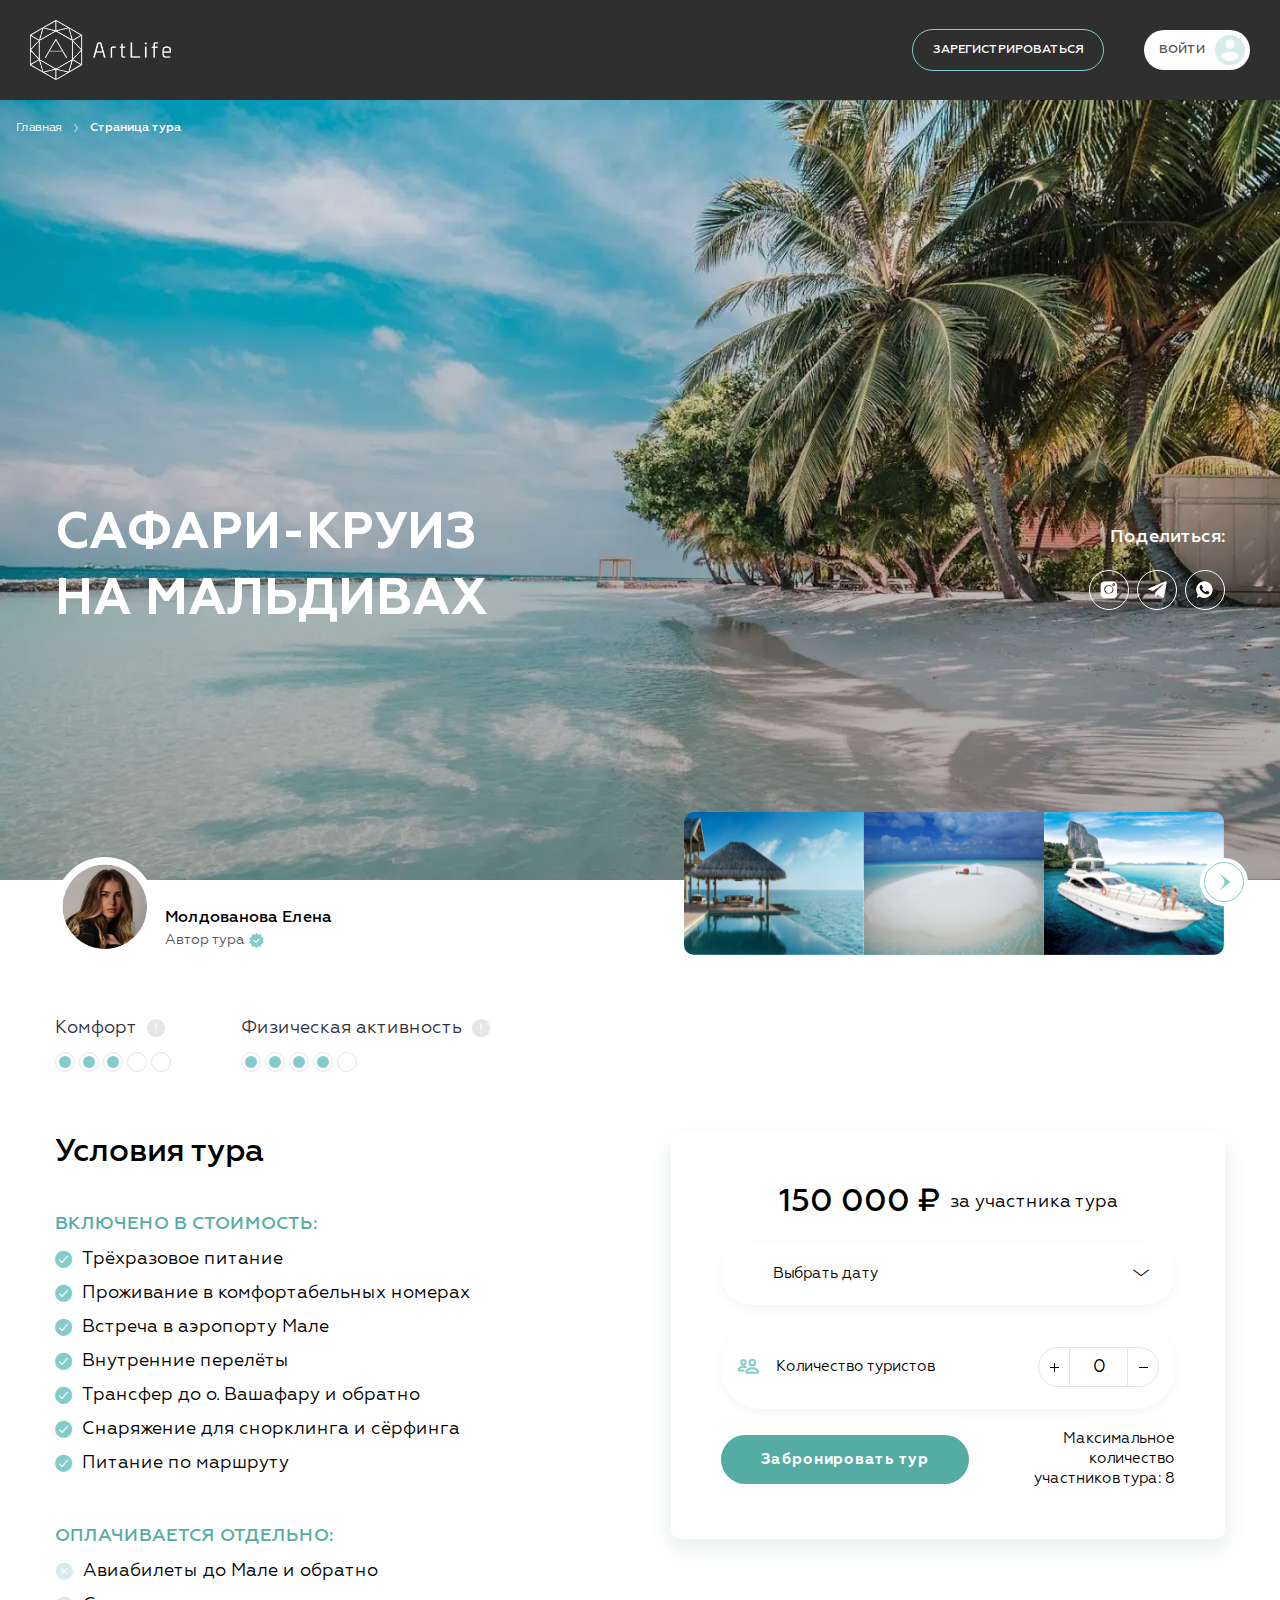
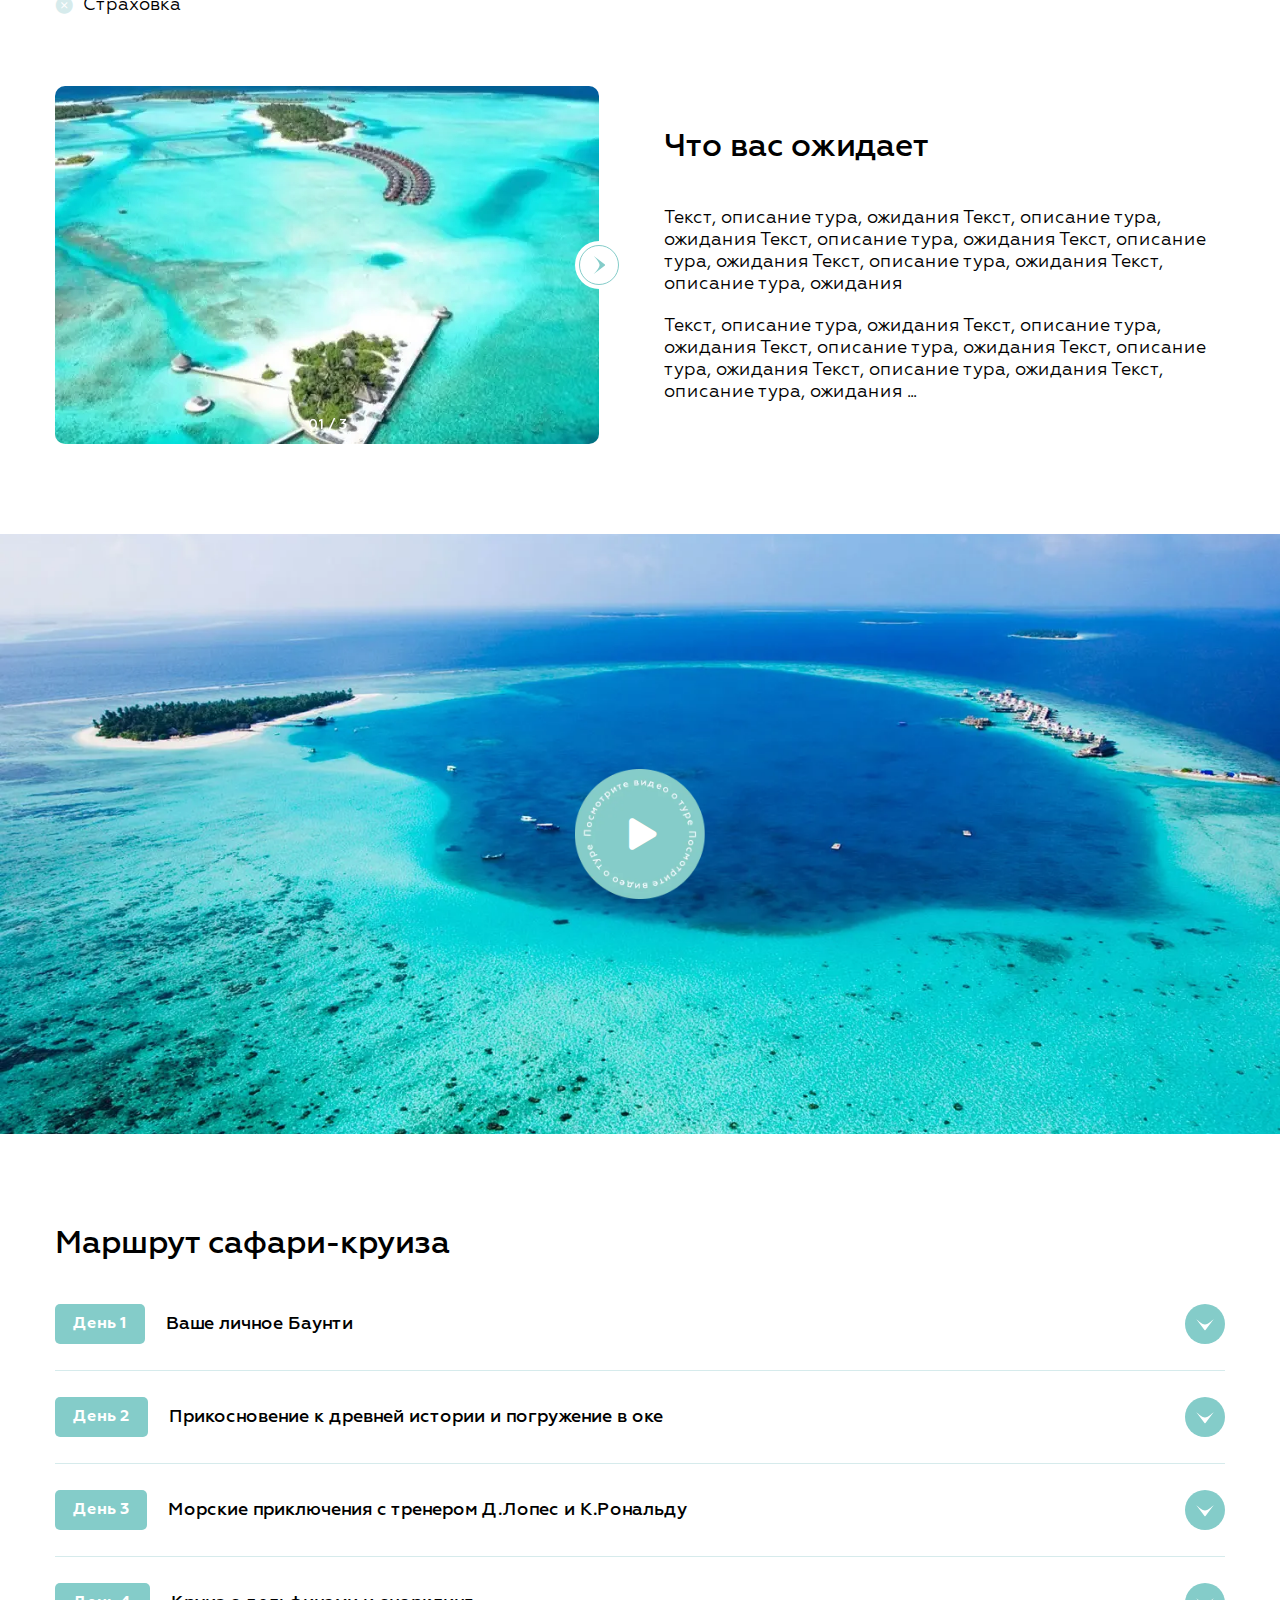
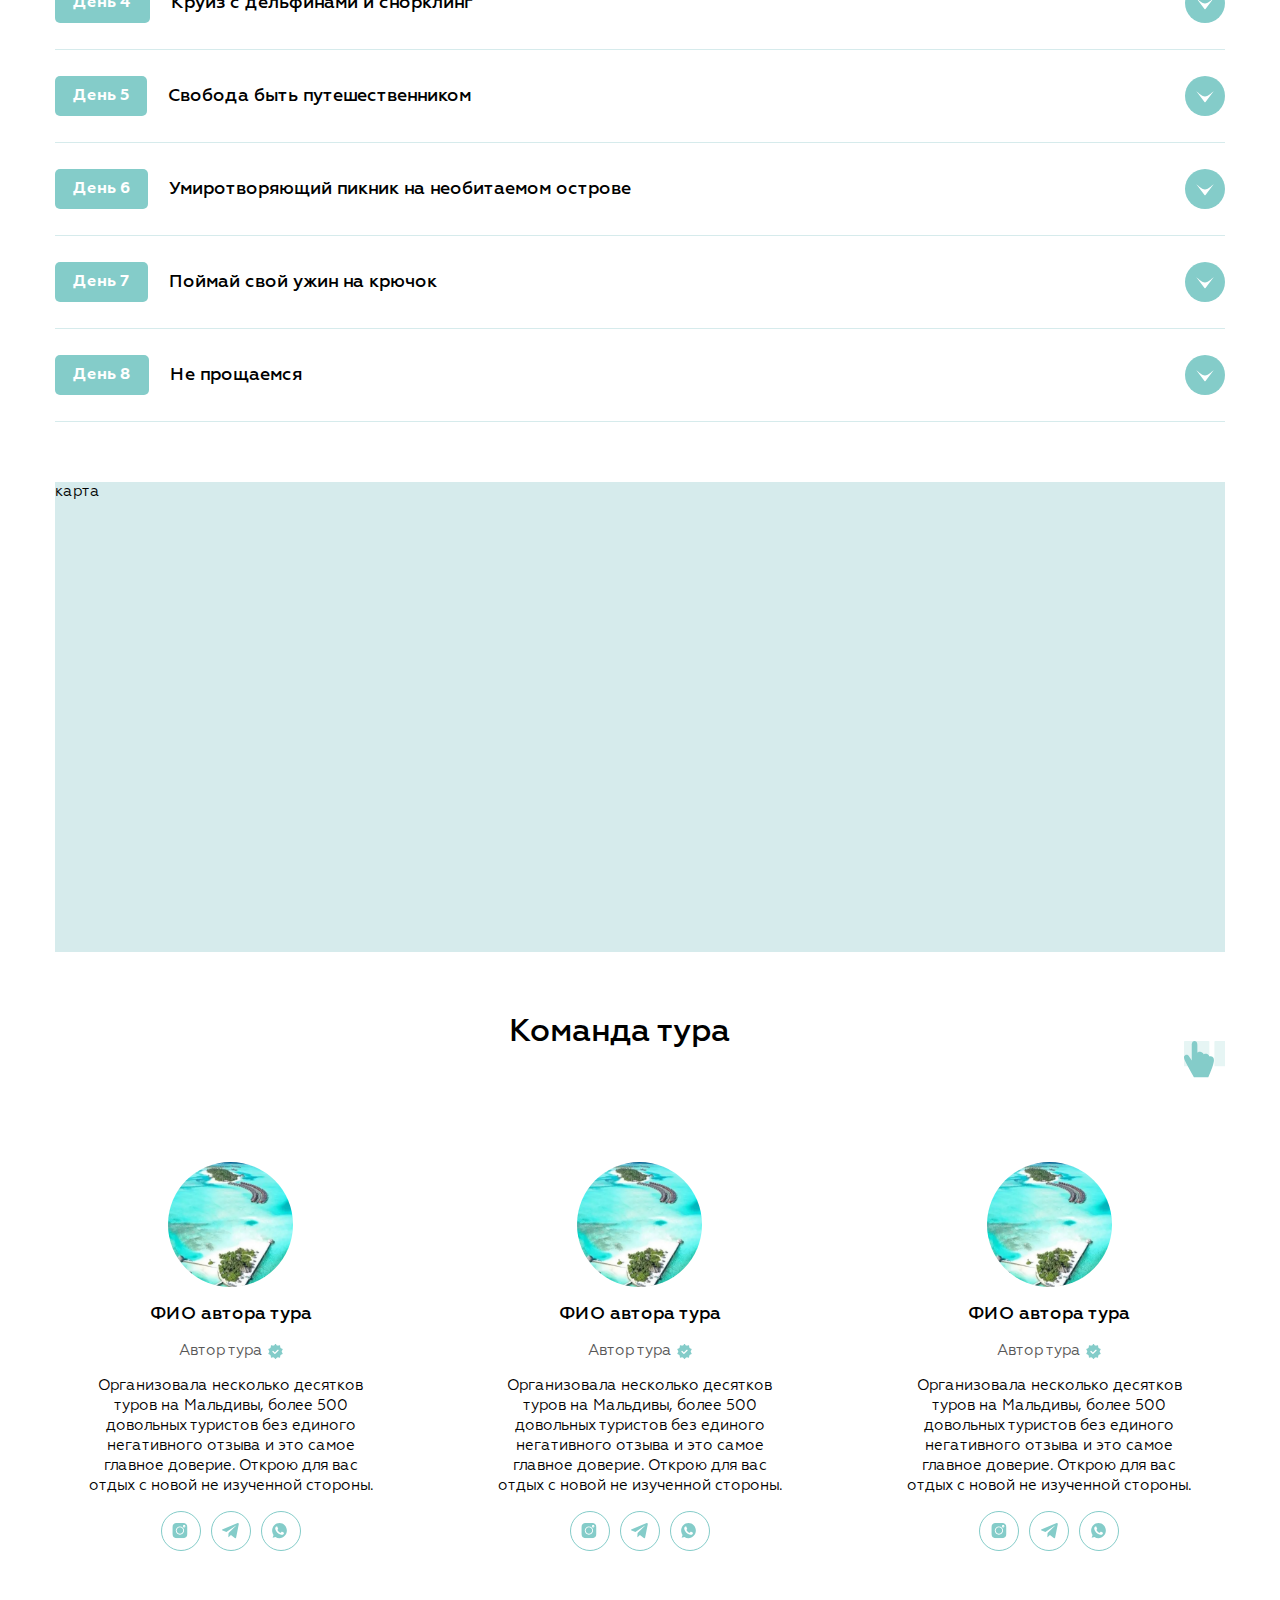
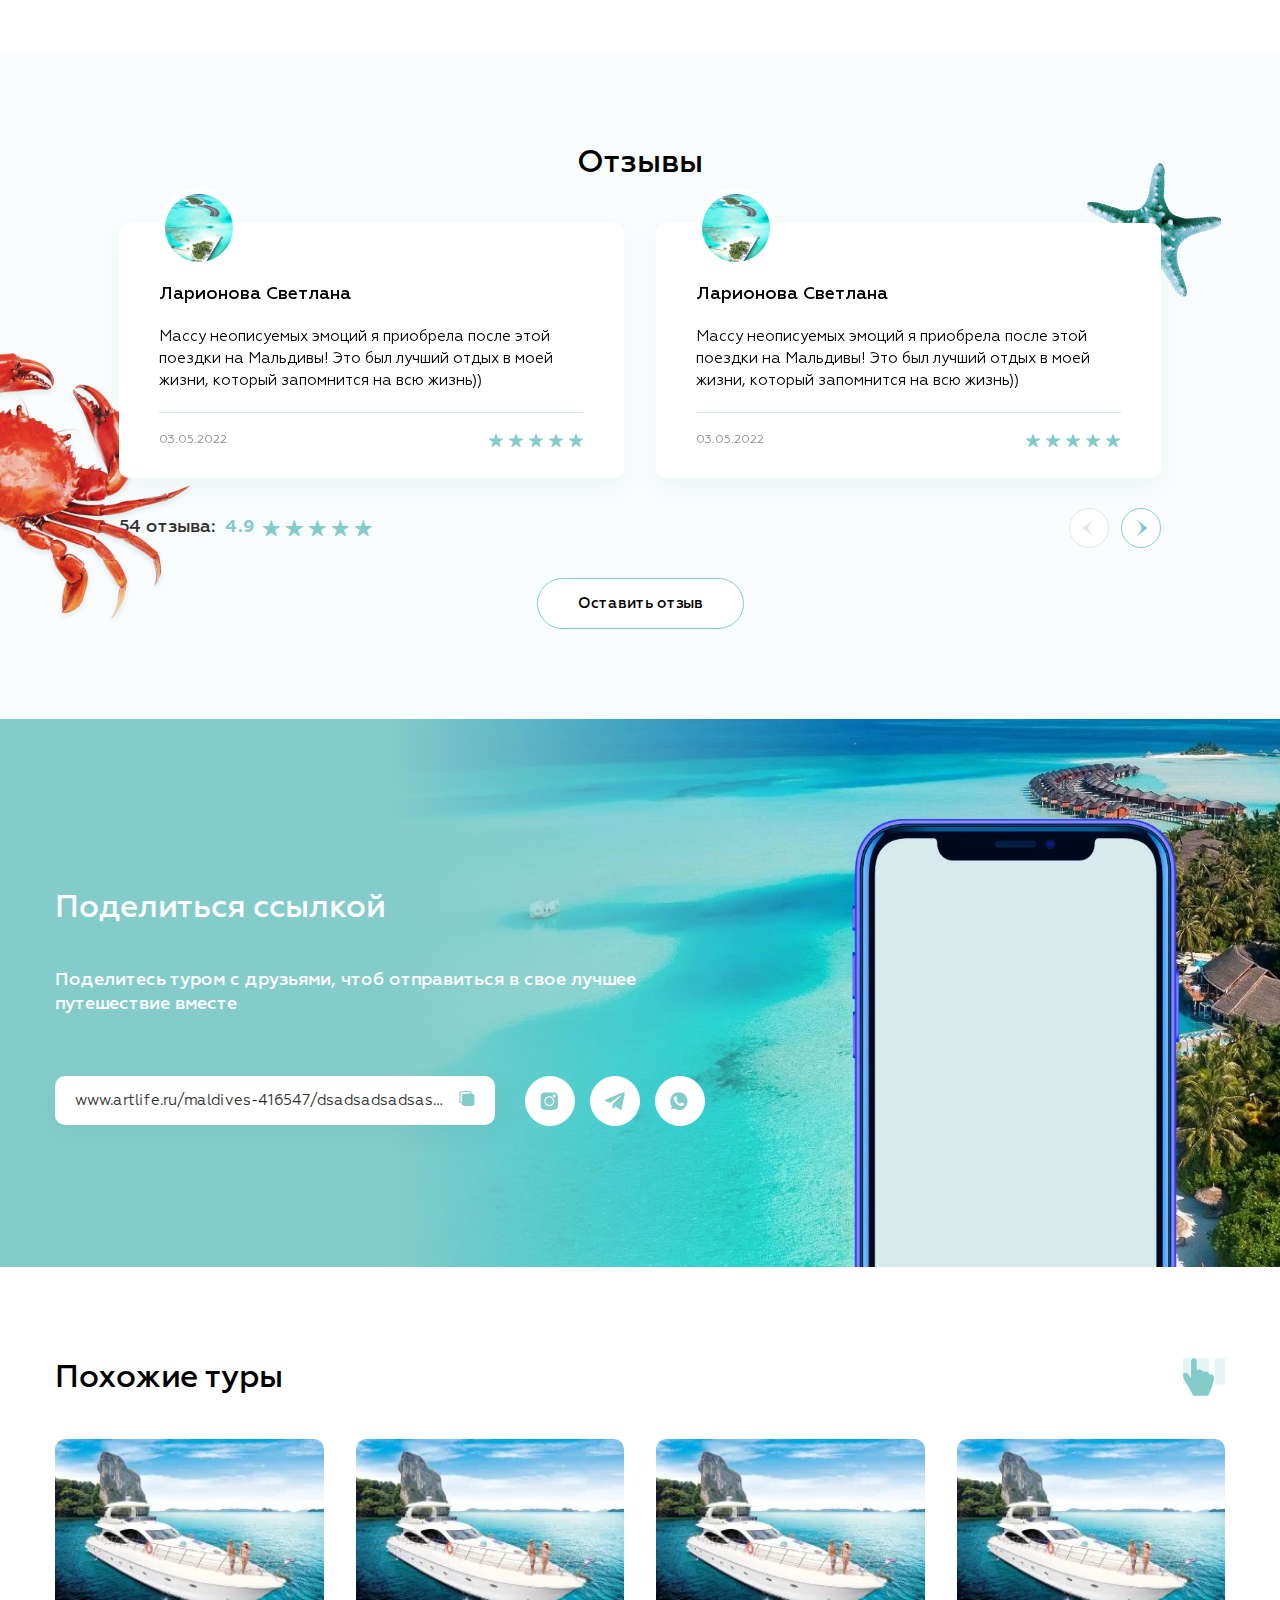
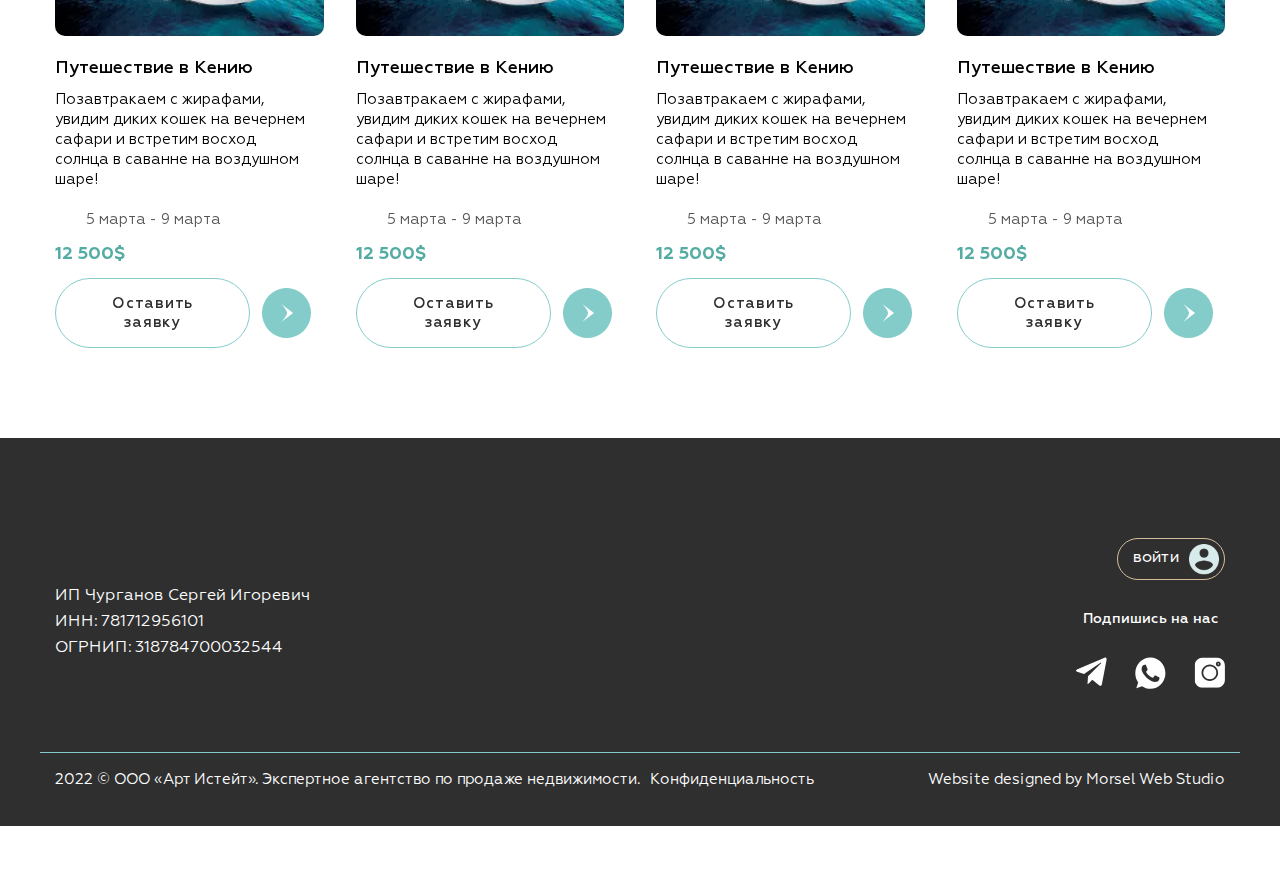
<file: page-tour.html>
<!DOCTYPE html>
<html lang="ru">

<head>
	<title>Страница тура</title>
	<meta charset="UTF-8">
	<meta name="format-detection" content="telephone=no">
	<!-- <style>body{opacity: 0;}</style> -->
	<link rel="stylesheet" href="css/style.min.css?_v=20220712133747">
	<link rel="shortcut icon" href="favicon.ico">
	<!-- <meta name="robots" content="noindex, nofollow"> -->
	<meta name="viewport" content="width=device-width, initial-scale=1.0">
</head>

<body>
	<div class="wrapper">
		<svg fill="none" style="height:0px">
			<symbol id="telegram" viewBox="0 0 46 42">
				<path d="M17.8118 27.8215L17.0609 39.2687C18.1352 39.2687 18.6005 38.7685 19.1585 38.1678L24.1953 32.9506L34.6321 41.2346C36.5462 42.3908 37.8948 41.782 38.4112 39.3261L45.2619 4.53367L45.2638 4.53162C45.8709 1.46483 44.2405 0.265589 42.3756 1.01793L2.10737 17.7274C-0.640853 18.8836 -0.599242 20.5441 1.64019 21.2964L11.9352 24.7671L35.8483 8.5496C36.9737 7.7419 37.997 8.1888 37.1553 8.99649L17.8118 27.8215Z" />
			</symbol>
			<symbol id="whatsapp" viewBox="0 0 46 42">
				<path d="M20.322 0.799805H20.3121C9.32635 0.799805 0.392822 9.99405 0.392822 21.2998C0.392822 25.7842 1.79748 29.9406 4.1859 33.3154L1.70284 40.9311L9.36121 38.4122C12.5117 40.5596 16.2699 41.7998 20.322 41.7998C31.3077 41.7998 40.2413 32.603 40.2413 21.2998C40.2413 9.99662 31.3077 0.799805 20.322 0.799805ZM31.9154 29.7484C31.4348 31.1449 29.527 32.3032 28.0053 32.6414C26.9643 32.8695 25.6044 33.0514 21.0268 31.0988C15.1716 28.6029 11.401 22.4811 11.1071 22.0839C10.8256 21.6867 8.74107 18.8424 8.74107 15.9006C8.74107 12.9589 10.193 11.5264 10.7783 10.9114C11.259 10.4066 12.0535 10.176 12.8156 10.176C13.0621 10.176 13.2838 10.1888 13.483 10.1991C14.0683 10.2247 14.3622 10.2606 14.7482 11.2112C15.2289 12.4028 16.3994 15.3446 16.5389 15.6469C16.6809 15.9493 16.8228 16.3593 16.6236 16.7565C16.4368 17.1665 16.2724 17.3484 15.9785 17.6969C15.6847 18.0454 15.4057 18.3119 15.1118 18.6861C14.8429 19.0115 14.539 19.36 14.8777 19.9622C15.2164 20.5516 16.387 22.517 18.1104 24.0955C20.3345 26.1327 22.1376 26.7836 22.7827 27.0603C23.2633 27.2653 23.8362 27.2166 24.1873 26.8322C24.6331 26.3377 25.1835 25.5177 25.7439 24.7105C26.1424 24.1314 26.6455 24.0596 27.1735 24.2646C27.7114 24.4568 30.5581 25.9046 31.1434 26.2044C31.7286 26.5068 32.1147 26.6503 32.2566 26.904C32.3961 27.1577 32.3961 28.3492 31.9154 29.7484Z" />
			</symbol>
			<symbol id="insta" viewBox="0 0 46 42">
				<g clip-path="url(#clip0_2_3555)">
					<path d="M30.8302 0.799805H12.0269C5.90719 0.799805 0.928589 5.7784 0.928589 11.8981V30.7017C0.928589 36.8211 5.90719 41.7997 12.0269 41.7997H30.8305C36.9499 41.7997 41.9285 36.8211 41.9285 30.7017V11.8981C41.9285 5.7784 36.9499 0.799805 30.8302 0.799805V0.799805ZM21.4286 32.5104C15.2469 32.5104 10.2179 27.4814 10.2179 21.2998C10.2179 15.1181 15.2469 10.0892 21.4286 10.0892C27.6102 10.0892 32.6392 15.1181 32.6392 21.2998C32.6392 27.4814 27.6102 32.5104 21.4286 32.5104V32.5104ZM32.9072 12.733C31.0804 12.733 29.5946 11.2472 29.5946 9.42038C29.5946 7.59361 31.0804 6.10747 32.9072 6.10747C34.734 6.10747 36.2201 7.59361 36.2201 9.42038C36.2201 11.2472 34.734 12.733 32.9072 12.733Z" />
					<path d="M21.4284 12.4927C16.5724 12.4927 12.6213 16.4434 12.6213 21.2997C12.6213 26.1557 16.5724 30.1067 21.4284 30.1067C26.2846 30.1067 30.2354 26.1557 30.2354 21.2997C30.2354 16.4434 26.2846 12.4927 21.4284 12.4927V12.4927Z" />
					<path d="M32.9071 8.51172C32.4059 8.51172 31.998 8.91962 31.998 9.42073C31.998 9.92184 32.4059 10.3297 32.9071 10.3297C33.4085 10.3297 33.8164 9.92215 33.8164 9.42073C33.8164 8.9193 33.4085 8.51172 32.9071 8.51172Z" />
				</g>
				<defs>
					<clipPath id="clip0_2_3555">
						<rect width="41" height="41" transform="translate(0.928589 0.799805)" />
					</clipPath>
				</defs>
			</symbol>

			<symbol id="decor-arrow" viewBox="0 0 12 18">
				<path d="M0.750047 18L11.9735 9.50529C12.1503 9.37131 12.25 9.18951 12.25 8.9999C12.25 8.81023 12.1506 8.62822 11.9735 8.49451L0.75 -1.01328e-06C0.75 -1.01328e-06 6.567 5.88579 6.567 8.9999C6.567 12.1139 0.750047 18 0.750047 18Z" />
			</symbol>
			<symbol id="flag">
				<path d="M1.82854 19.857C1.64409 19.8496 1.46967 19.7711 1.34183 19.638C1.214 19.5048 1.14267 19.3273 1.14282 19.1427V1.32561C1.14282 1.13617 1.21808 0.954492 1.35203 0.820537C1.48599 0.686583 1.66767 0.611328 1.85711 0.611328C2.04655 0.611328 2.22823 0.686583 2.36218 0.820537C2.49614 0.954492 2.57139 1.13617 2.57139 1.32561V19.1427C2.57147 19.239 2.55209 19.3343 2.51442 19.4228C2.47675 19.5114 2.42157 19.5915 2.35219 19.6582C2.2828 19.7249 2.20065 19.7769 2.11066 19.8111C2.02068 19.8452 1.92471 19.8609 1.82854 19.857Z" fill="#84CCC9" />
				<path d="M15.4571 15.9657C13.7942 15.9657 12.08 15.6514 11.2971 13.7714C10.8228 12.6286 6.07425 12.4914 1.93139 13.0629C1.74347 13.0917 1.5518 13.0446 1.39855 12.9321C1.24531 12.8196 1.14304 12.6508 1.11425 12.4629C1.08545 12.2749 1.13249 12.0833 1.24501 11.93C1.35753 11.7768 1.52632 11.6745 1.71425 11.6457C3.99996 11.3314 11.4685 10.5029 12.5714 13.2229C13.1428 14.5714 14.48 14.6 16.6343 14.4914L17.4114 14.4629V4.74286L16.72 4.77715C14.5314 4.90858 12.2685 5.04 11.2514 2.60572C10.7828 1.46286 6.02853 1.32571 1.88568 1.89143C1.78838 1.91301 1.68765 1.91399 1.58995 1.89431C1.49226 1.87463 1.39976 1.83472 1.31841 1.77716C1.23706 1.71959 1.16866 1.64564 1.1176 1.56005C1.06654 1.47447 1.03395 1.37914 1.02193 1.28021C1.00992 1.18128 1.01874 1.08093 1.04783 0.98561C1.07691 0.890291 1.12562 0.802113 1.19083 0.726746C1.25603 0.651379 1.33629 0.59049 1.42643 0.547995C1.51658 0.5055 1.61462 0.482338 1.71425 0.48C3.99996 0.165714 11.4685 -0.662859 12.5714 2.05714C13.1428 3.49143 14.3771 3.48572 16.6343 3.35429C17.12 3.35429 17.6171 3.29715 18.1143 3.29143C18.2095 3.28842 18.3044 3.30514 18.3929 3.34054C18.4814 3.37594 18.5616 3.42926 18.6285 3.49715C18.6989 3.56097 18.7554 3.6385 18.7948 3.72497C18.8341 3.81144 18.8553 3.90504 18.8571 4V15.1714C18.8565 15.2664 18.837 15.3603 18.7997 15.4476C18.7625 15.5349 18.7081 15.6139 18.64 15.68C18.5011 15.8118 18.3171 15.8854 18.1257 15.8857C17.6914 15.8857 17.2171 15.8857 16.72 15.92C16.3371 15.9429 15.8971 15.9657 15.4571 15.9657Z" fill="#84CCC9" />
			</symbol>
			<symbol id="money">
				<path d="M16.7917 15.2918H2.20837C1.62821 15.2918 1.07181 15.0614 0.661578 14.6511C0.251342 14.2409 0.020874 13.6845 0.020874 13.1043V2.896C0.020874 2.31584 0.251342 1.75944 0.661578 1.3492C1.07181 0.938964 1.62821 0.708496 2.20837 0.708496H16.7917C17.3719 0.708496 17.9283 0.938964 18.3385 1.3492C18.7487 1.75944 18.9792 2.31584 18.9792 2.896V13.1043C18.9792 13.6845 18.7487 14.2409 18.3385 14.6511C17.9283 15.0614 17.3719 15.2918 16.7917 15.2918ZM2.20837 2.16683C2.01499 2.16683 1.82952 2.24365 1.69278 2.3804C1.55603 2.51714 1.47921 2.70261 1.47921 2.896V13.1043C1.47921 13.2977 1.55603 13.4832 1.69278 13.6199C1.82952 13.7567 2.01499 13.8335 2.20837 13.8335H16.7917C16.9851 13.8335 17.1706 13.7567 17.3073 13.6199C17.4441 13.4832 17.5209 13.2977 17.5209 13.1043V2.896C17.5209 2.70261 17.4441 2.51714 17.3073 2.3804C17.1706 2.24365 16.9851 2.16683 16.7917 2.16683H2.20837Z" fill="#84CCC9" />
				<path d="M8.04167 12.3753H3.66667C3.47328 12.3753 3.28781 12.2985 3.15107 12.1618C3.01432 12.025 2.9375 11.8395 2.9375 11.6462C2.9375 11.4528 3.01432 11.2673 3.15107 11.1306C3.28781 10.9938 3.47328 10.917 3.66667 10.917H8.04167C8.23505 10.917 8.42052 10.9938 8.55726 11.1306C8.69401 11.2673 8.77083 11.4528 8.77083 11.6462C8.77083 11.8395 8.69401 12.025 8.55726 12.1618C8.42052 12.2985 8.23505 12.3753 8.04167 12.3753Z" fill="#84CCC9" />
				<path d="M18.25 5.81283H0.750041C0.556654 5.81283 0.371187 5.736 0.234442 5.59926C0.0976967 5.46251 0.020874 5.27705 0.020874 5.08366C0.020874 4.89027 0.0976967 4.70481 0.234442 4.56806C0.371187 4.43132 0.556654 4.35449 0.750041 4.35449H18.25C18.4434 4.35449 18.6289 4.43132 18.7656 4.56806C18.9024 4.70481 18.9792 4.89027 18.9792 5.08366C18.9792 5.27705 18.9024 5.46251 18.7656 5.59926C18.6289 5.736 18.4434 5.81283 18.25 5.81283Z" fill="#84CCC9" />
			</symbol>
			<symbol id="tour-icon">
				<path fill-rule="evenodd" clip-rule="evenodd" d="M0.284837 16.025C0.227769 16.1212 0.196895 16.2311 0.195372 16.3434C0.193849 16.4556 0.221732 16.5663 0.27617 16.6641C0.330607 16.7618 0.409644 16.8431 0.505194 16.8997C0.600744 16.9562 0.709378 16.986 0.819981 16.986H21.1806C21.3439 16.9826 21.4995 16.9143 21.6138 16.7958C21.7281 16.6773 21.7922 16.5181 21.7922 16.3522C21.7922 16.1864 21.7281 16.0271 21.6138 15.9086C21.4995 15.7901 21.3439 15.7219 21.1806 15.7185H19.9312L17.8575 12.3323C19.1693 11.7696 20.2552 10.7733 20.9391 9.50511C21.6229 8.23694 21.8646 6.77134 21.6249 5.34618C21.3851 3.92102 20.678 2.61994 19.6183 1.65411C18.5587 0.688285 17.2086 0.114394 15.7872 0.0255833C15.3876 0.000968563 14.9866 0.0145224 14.5894 0.0660661C14.4477 0.0844604 14.3164 0.151699 14.2175 0.256547C14.1187 0.361395 14.0583 0.497503 14.0464 0.642131C14.0345 0.786759 14.0719 0.931148 14.1522 1.05117C14.2326 1.1712 14.3511 1.25959 14.4879 1.30159C15.0191 1.46583 15.4976 1.77097 15.8739 2.18553C16.2503 2.6001 16.5109 3.10908 16.6289 3.66C16.7469 4.21091 16.718 4.78381 16.5452 5.31962C16.3725 5.85542 16.062 6.33474 15.646 6.70813C15.2299 7.08152 14.7233 7.33547 14.1783 7.4438C13.6334 7.55212 13.0698 7.5109 12.5458 7.32438C12.0217 7.13786 11.5562 6.81279 11.1971 6.3827C10.8381 5.95261 10.5985 5.43306 10.5032 4.87764C10.4788 4.73476 10.4069 4.6047 10.2995 4.50916C10.192 4.41362 10.0556 4.35838 9.91284 4.35268C9.77012 4.34698 9.6298 4.39115 9.51529 4.47782C9.40078 4.56449 9.31902 4.68841 9.28365 4.8289C9.18798 5.20719 9.12652 5.59356 9.10002 5.98319C8.72729 5.66582 8.25828 5.48844 7.77187 5.48089H7.76479C6.98647 5.48355 6.25064 5.96668 5.74488 6.80563L0.284837 16.025ZM10.5572 8.08749C10.5048 7.91118 10.4599 7.58679 10.4261 7.40648C10.4969 7.48105 10.5706 7.55376 10.6459 7.62434C11.382 8.29944 12.3217 8.70135 13.3117 8.76451C13.4022 8.77011 13.4924 8.77277 13.5819 8.77277C14.3823 8.77242 15.1672 8.54894 15.8511 8.1267C16.535 7.70446 17.0915 7.09967 17.46 6.3783C17.8285 5.65692 17.9949 4.84666 17.9409 4.03588C17.8869 3.22509 17.6147 2.44492 17.1539 1.78045C17.0952 1.69603 17.0333 1.6132 16.969 1.53303C17.967 1.86324 18.8394 2.4999 19.4657 3.35509C20.092 4.21027 20.4413 5.24179 20.4654 6.30719C20.4895 7.37258 20.1872 8.4193 19.6002 9.30277C19.0132 10.1862 18.1706 10.8629 17.1886 11.2393L16.766 10.5505C16.2568 9.71852 15.5202 9.24178 14.7437 9.24178H14.7364C13.9565 9.24524 13.2206 9.7289 12.7164 10.5679L12.4087 11.0787L10.5572 8.08749ZM15.7056 11.2201L18.4601 15.7185H11.0819L13.7823 11.2276C14.0556 10.7729 14.405 10.5111 14.7408 10.5098C15.0766 10.5085 15.4292 10.7673 15.7056 11.2201ZM1.92332 15.7174L6.81386 7.46347C7.08536 7.01071 7.43426 6.75103 7.76925 6.7497H7.77213C8.10581 6.7497 8.45602 7.00858 8.73146 7.46001L11.6797 12.2897L9.61576 15.7174H1.92332Z" fill="#84CCC9" />
			</symbol>
			<symbol id="comfort">
				<path d="M13.262 2.71553C11.2139 2.71553 9.48526 4.32219 9.24472 6.31687H6.96657L6.40779 3.18025C6.17546 2.01855 5.36225 1.20533 4.31671 0.856841L1.41248 0.0435614C1.18016 -0.0726023 0.8316 0.0435614 0.715436 0.392053C0.599273 0.62438 0.715436 0.972938 1.06393 1.0891L3.96822 1.90232C4.66527 2.13464 5.12992 2.59936 5.24608 3.29641L5.78398 6.31687H4.31678C3.96828 6.31687 3.50356 6.43303 3.27124 6.78153C3.03891 7.01385 2.92275 7.47858 2.92275 7.82707L4.43294 19.7927C4.5491 21.0706 5.71081 22 6.98874 22H9.54454C10.8224 22 11.8679 21.0706 12.1003 19.7927L13.2295 10.844C13.24 10.844 13.2504 10.8475 13.262 10.8475C15.4693 10.8475 17.328 8.9887 17.328 6.78146C17.328 4.57428 15.4692 2.71553 13.262 2.71553ZM12.4488 7.7109L12.2246 9.49181C11.2999 9.14559 10.6098 8.35568 10.4158 7.36234H12.2176C12.3337 7.36234 12.4499 7.47851 12.4499 7.47851C12.4488 7.59474 12.4488 7.59474 12.4488 7.7109ZM4.08438 7.47858C4.20055 7.36241 4.20054 7.36241 4.31671 7.36241H5.96984L7.06531 13.5195H4.81741L4.08438 7.7109C3.96822 7.59474 4.08438 7.47858 4.08438 7.47858ZM10.9385 19.6766C10.8223 20.3736 10.2415 20.9544 9.5444 20.9544H6.98861C6.29156 20.9544 5.71074 20.3736 5.59451 19.6766L4.96369 14.6812H7.272L7.68559 17.0046C7.80175 17.2369 8.03408 17.4693 8.26647 17.4693C8.61496 17.3531 8.84736 17.1208 8.84736 16.8884L8.45467 14.6811H11.5693L10.9385 19.6766ZM11.7157 13.5195H8.24805L7.15257 7.36241H9.25647C9.48879 8.90519 10.6145 10.1796 12.0782 10.6443L11.7157 13.5195ZM13.3769 9.6742L13.6104 7.82707C13.6104 7.47858 13.4942 7.13002 13.2619 6.78153C13.0296 6.43303 12.5649 6.31687 12.2164 6.31687H10.4029C10.6213 4.9193 11.7947 3.87723 13.2619 3.87723C14.7721 3.87723 16.1662 5.1551 16.1662 6.78153C16.1663 8.36843 14.9465 9.61379 13.3769 9.6742Z" fill="#84CCC9" />
			</symbol>
			<symbol id="bike">
				<path d="M5.50009 1.39453C5.50009 1.19873 5.57252 1.01094 5.70145 0.872488C5.83038 0.734033 6.00525 0.65625 6.18759 0.65625H8.25009C8.43242 0.65625 8.60729 0.734033 8.73622 0.872488C8.86515 1.01094 8.93759 1.19873 8.93759 1.39453C8.93759 1.59034 8.86515 1.77812 8.73622 1.91657C8.60729 2.05503 8.43242 2.13281 8.25009 2.13281V2.87109H13.9426L14.4733 1.16123C14.5189 1.01428 14.6064 0.886449 14.7233 0.795822C14.8403 0.705195 14.9809 0.656368 15.1251 0.65625H16.5001C16.6824 0.65625 16.8573 0.734033 16.9862 0.872488C17.1152 1.01094 17.1876 1.19873 17.1876 1.39453C17.1876 1.59034 17.1152 1.77812 16.9862 1.91657C16.8573 2.05503 16.6824 2.13281 16.5001 2.13281H15.6201L15.1925 3.5134L16.3021 5.41816C17.2583 4.99471 18.3277 4.97244 19.2984 5.35579C20.2692 5.73913 21.0704 6.50011 21.5433 7.48791C22.0162 8.47571 22.1263 9.61825 21.8518 10.6891C21.5772 11.76 20.9381 12.681 20.061 13.2696C19.1839 13.8583 18.1329 14.0717 17.1162 13.8674C16.0996 13.6632 15.1914 13.0563 14.5718 12.1669C13.9522 11.2776 13.6664 10.1707 13.7709 9.06571C13.8754 7.96069 14.3626 6.93816 15.1361 6.20074L14.4376 5.00177L11.5831 9.90691C11.5213 10.0131 11.4354 10.1007 11.3334 10.1614C11.2314 10.2221 11.1167 10.2539 11.0001 10.2539H8.19371C8.05111 11.1593 7.65001 11.9948 7.04589 12.6447C6.44177 13.2946 5.66449 13.7268 4.8216 13.8816C3.97871 14.0363 3.11187 13.9059 2.34101 13.5085C1.57014 13.111 0.933356 12.4661 0.518752 11.663C0.104148 10.8598 -0.0677802 9.93818 0.0267521 9.02553C0.121285 8.11287 0.477605 7.25433 1.04642 6.56866C1.61523 5.883 2.36842 5.40412 3.20177 5.19827C4.03513 4.99242 4.90746 5.06978 5.69809 5.41964L6.87509 3.39675V2.13281H6.18759C6.00525 2.13281 5.83038 2.05503 5.70145 1.91657C5.57252 1.77812 5.50009 1.59034 5.50009 1.39453ZM7.56259 5.00177L6.86409 6.2037C7.55159 6.85929 8.03284 7.75999 8.19371 8.77734H9.75984L7.56259 5.00177ZM11.0001 8.12323L13.1973 4.34766H8.80284L11.0001 8.12323ZM6.78846 8.77734C6.67149 8.29154 6.44101 7.84583 6.11883 7.4824L5.36534 8.77734H6.78846ZM4.95421 6.69834C4.42966 6.52046 3.86749 6.51559 3.34035 6.68437C2.8132 6.85315 2.3453 7.18782 1.99711 7.64513C1.64892 8.10244 1.43645 8.66138 1.38715 9.24971C1.33785 9.83804 1.45398 10.4287 1.72055 10.9455C1.98711 11.4622 2.39186 11.8812 2.88248 12.1483C3.3731 12.4154 3.92705 12.5184 4.47274 12.444C5.01843 12.3695 5.53079 12.121 5.9436 11.7306C6.35641 11.3402 6.65071 10.8258 6.78846 10.2539H4.12509C4.00236 10.2539 3.88188 10.2186 3.77614 10.1517C3.6704 10.0849 3.58326 9.98879 3.52377 9.87352C3.46428 9.75826 3.4346 9.62799 3.43782 9.49625C3.44104 9.36451 3.47704 9.23609 3.54209 9.12434L4.95421 6.69834ZM15.8813 7.48092C15.4205 8.00215 15.1524 8.686 15.1275 9.40427C15.1025 10.1225 15.3224 10.8259 15.7458 11.3826C16.1692 11.9392 16.7672 12.3109 17.4276 12.428C18.088 12.5451 18.7655 12.3996 19.333 12.0186C19.9006 11.6377 20.3194 11.0475 20.5107 10.3587C20.7021 9.66996 20.653 8.92988 20.3726 8.27722C20.0922 7.62456 19.5998 7.10413 18.9876 6.81347C18.3755 6.5228 17.6856 6.48187 17.0473 6.69834L18.4581 9.12434C18.5059 9.20655 18.5382 9.29808 18.5531 9.39371C18.5681 9.48933 18.5653 9.58716 18.545 9.68163C18.5247 9.7761 18.4872 9.86536 18.4348 9.94429C18.3824 10.0232 18.316 10.0903 18.2395 10.1417C18.1629 10.1931 18.0777 10.2278 17.9886 10.2438C17.8996 10.2598 17.8085 10.2568 17.7205 10.235C17.6325 10.2132 17.5494 10.173 17.4759 10.1167C17.4024 10.0604 17.3399 9.98913 17.2921 9.90691L15.8813 7.4824V7.48092Z" fill="#84CCC9" />
			</symbol>
			<symbol id="author-check" viewBox="0 0 15 15" fill="none" xmlns="http://www.w3.org/2000/svg">
				<path d="M14.0688 8.60001C13.8371 8.28006 13.7123 7.89508 13.7123 7.50001C13.7123 7.10493 13.8371 6.71995 14.0688 6.40001L14.5438 5.74376C14.6019 5.66362 14.6401 5.57084 14.6553 5.47305C14.6706 5.37526 14.6623 5.27525 14.6313 5.18126C14.6 5.08825 14.5476 5.00375 14.4782 4.93436C14.4088 4.86497 14.3243 4.81257 14.2313 4.78126L13.4626 4.53126C13.086 4.40978 12.7577 4.17179 12.5252 3.85163C12.2927 3.53147 12.1679 3.1457 12.1688 2.75001V1.93751C12.1688 1.83886 12.1453 1.74163 12.1005 1.65377C12.0556 1.56591 11.9906 1.48992 11.9108 1.43201C11.8309 1.3741 11.7385 1.33591 11.641 1.32057C11.5436 1.30523 11.4439 1.31318 11.3501 1.34376L10.5751 1.59376C10.1988 1.71551 9.79374 1.71518 9.41769 1.59283C9.04164 1.47047 8.7139 1.23235 8.48134 0.912509L8.00634 0.256259C7.94569 0.180202 7.86868 0.118788 7.78104 0.0765787C7.6934 0.0343698 7.59737 0.0124512 7.50009 0.0124512C7.40281 0.0124512 7.30678 0.0343698 7.21914 0.0765787C7.13149 0.118788 7.05449 0.180202 6.99384 0.256259L6.51884 0.912509C6.28627 1.23235 5.95854 1.47047 5.58249 1.59283C5.20644 1.71518 4.80133 1.71551 4.42509 1.59376L3.65009 1.34376C3.5563 1.31318 3.45661 1.30523 3.35916 1.32057C3.26171 1.33591 3.16928 1.3741 3.08942 1.43201C3.00956 1.48992 2.94455 1.56591 2.89969 1.65377C2.85483 1.74163 2.83141 1.83886 2.83134 1.93751V2.75001C2.8323 3.1457 2.7075 3.53147 2.47497 3.85163C2.24243 4.17179 1.91418 4.40978 1.53759 4.53126L0.768839 4.78126C0.675834 4.81257 0.591331 4.86497 0.52194 4.93436C0.452549 5.00375 0.400149 5.08825 0.368839 5.18126C0.337846 5.27525 0.329617 5.37526 0.34483 5.47305C0.360042 5.57084 0.39826 5.66362 0.456339 5.74376L0.931339 6.40001C1.16312 6.71995 1.28791 7.10493 1.28791 7.50001C1.28791 7.89508 1.16312 8.28006 0.931339 8.60001L0.456339 9.25626C0.39826 9.33639 0.360042 9.42918 0.34483 9.52697C0.329617 9.62476 0.337846 9.72477 0.368839 9.81876C0.400149 9.91176 0.452549 9.99627 0.52194 10.0657C0.591331 10.135 0.675834 10.1874 0.768839 10.2188L1.53759 10.4688C1.91418 10.5902 2.24243 10.8282 2.47497 11.1484C2.7075 11.4685 2.8323 11.8543 2.83134 12.25V13.0625C2.83141 13.1612 2.85483 13.2584 2.89969 13.3462C2.94455 13.4341 3.00956 13.5101 3.08942 13.568C3.16928 13.6259 3.26171 13.6641 3.35916 13.6794C3.45661 13.6948 3.5563 13.6868 3.65009 13.6563L4.41884 13.4063C4.79588 13.2825 5.20253 13.2817 5.58001 13.4042C5.95749 13.5266 6.28627 13.7659 6.51884 14.0875L6.99384 14.7438C7.05219 14.8232 7.12843 14.8878 7.21637 14.9323C7.30432 14.9769 7.40151 15.0001 7.50009 15.0001C7.59867 15.0001 7.69586 14.9769 7.78381 14.9323C7.87175 14.8878 7.94799 14.8232 8.00634 14.7438L8.48134 14.0875C8.71429 13.7664 9.04309 13.5275 9.42044 13.405C9.79779 13.2826 10.2042 13.2831 10.5813 13.4063L11.3501 13.6563C11.4439 13.6868 11.5436 13.6948 11.641 13.6794C11.7385 13.6641 11.8309 13.6259 11.9108 13.568C11.9906 13.5101 12.0556 13.4341 12.1005 13.3462C12.1453 13.2584 12.1688 13.1612 12.1688 13.0625V12.25C12.1679 11.8543 12.2927 11.4685 12.5252 11.1484C12.7577 10.8282 13.086 10.5902 13.4626 10.4688L14.2313 10.2188C14.3243 10.1874 14.4088 10.135 14.4782 10.0657C14.5476 9.99627 14.6 9.91176 14.6313 9.81876C14.6623 9.72477 14.6706 9.62476 14.6553 9.52697C14.6401 9.42918 14.6019 9.33639 14.5438 9.25626L14.0688 8.60001ZM10.4438 6.69188L7.31884 9.81688C7.20163 9.93405 7.04269 9.99988 6.87696 9.99988C6.71124 9.99988 6.55229 9.93405 6.43509 9.81688L4.56009 7.94188C4.5004 7.88423 4.45278 7.81526 4.42003 7.73901C4.38727 7.66276 4.37003 7.58075 4.36931 7.49776C4.36859 7.41477 4.3844 7.33247 4.41583 7.25566C4.44725 7.17885 4.49366 7.10907 4.55234 7.05039C4.61103 6.9917 4.68081 6.9453 4.75762 6.91387C4.83443 6.88244 4.91673 6.86663 4.99971 6.86735C5.0827 6.86807 5.16471 6.88531 5.24097 6.91807C5.31722 6.95083 5.38618 6.99844 5.44384 7.05813L6.87509 8.49126L9.55821 5.80813C9.67609 5.69428 9.83397 5.63129 9.99784 5.63271C10.1617 5.63414 10.3185 5.69987 10.4344 5.81575C10.5502 5.93163 10.616 6.08839 10.6174 6.25226C10.6188 6.41613 10.5558 6.57401 10.442 6.69188H10.4438Z" fill="#84CCC9" />
			</symbol>
			<symbol id="tippy-icon" viewBox="0 0 20 20" fill="none" xmlns="http://www.w3.org/2000/svg">
				<path d="M9.99994 0.0239258C4.49923 0.0239258 0.0239258 4.49923 0.0239258 9.99994C0.0239258 15.5007 4.49923 19.976 9.99994 19.976C15.5007 19.976 19.976 15.5007 19.976 9.99994C19.976 4.49923 15.5007 0.0239258 9.99994 0.0239258ZM9.99994 15.3673C9.81023 15.3673 9.62477 15.3111 9.46702 15.2057C9.30928 15.1003 9.18633 14.9505 9.11373 14.7752C9.04113 14.5999 9.02213 14.407 9.05914 14.221C9.09616 14.0349 9.18751 13.864 9.32166 13.7298C9.45582 13.5957 9.62673 13.5043 9.81281 13.4673C9.99888 13.4303 10.1917 13.4493 10.367 13.5219C10.5423 13.5945 10.6921 13.7174 10.7975 13.8752C10.9029 14.0329 10.9592 14.2184 10.9592 14.4081C10.9592 14.6625 10.8581 14.9065 10.6782 15.0864C10.4983 15.2663 10.2543 15.3673 9.99994 15.3673ZM11.0417 5.71985L10.7664 11.5712C10.7664 11.7747 10.6855 11.9699 10.5416 12.1138C10.3977 12.2577 10.2025 12.3386 9.99898 12.3386C9.79546 12.3386 9.60027 12.2577 9.45636 12.1138C9.31245 11.9699 9.2316 11.7747 9.2316 11.5712L8.9563 5.72273V5.72033C8.95027 5.57977 8.97274 5.43944 9.02237 5.30779C9.072 5.17614 9.14776 5.0559 9.24509 4.95431C9.34242 4.85271 9.4593 4.77186 9.5887 4.71663C9.7181 4.6614 9.85733 4.63293 9.99803 4.63293C10.1387 4.63293 10.278 4.6614 10.4074 4.71663C10.5367 4.77186 10.6536 4.85271 10.751 4.95431C10.8483 5.0559 10.924 5.17614 10.9737 5.30779C11.0233 5.43944 11.0458 5.57977 11.0398 5.72033L11.0417 5.71985Z" fill="#E6E6E6" />
			</symbol>
			<symbol id="people-outline" width="24" height="18" viewBox="0 0 24 18" fill="none">
				<path d="M18.0706 5.62557C17.9487 7.29171 16.6943 8.57523 15.3263 8.57523C13.9583 8.57523 12.7018 7.29212 12.582 5.62557C12.4573 3.89223 13.6785 2.6759 15.3263 2.6759C16.9741 2.6759 18.1953 3.92377 18.0706 5.62557Z" stroke="#84CCC9" stroke-width="2" stroke-linecap="round" stroke-linejoin="round" />
				<path d="M15.3265 11.1973C12.6167 11.1973 10.0109 12.5234 9.35807 15.106C9.27159 15.4476 9.48905 15.7856 9.84539 15.7856H20.808C21.1643 15.7856 21.3805 15.4476 21.2953 15.106C20.6425 12.482 18.0367 11.1973 15.3265 11.1973Z" stroke="#84CCC9" stroke-width="2" stroke-miterlimit="10" />
				<path d="M8.67121 5.36048C8.57392 6.6911 7.56019 7.73905 6.46747 7.73905C5.37475 7.73905 4.35936 6.69151 4.26373 5.36048C4.16435 3.97618 5.15105 2.98682 6.46747 2.98682C7.78389 2.98682 8.77059 4.00158 8.67121 5.36048Z" stroke="#84CCC9" stroke-width="2" stroke-linecap="round" stroke-linejoin="round" />
				<path d="M8.92088 10.2791C8.17036 9.94034 7.34375 9.81006 6.46766 9.81006C4.3055 9.81006 2.22234 10.8691 1.70051 12.9318C1.6319 13.2046 1.8057 13.4746 2.09011 13.4746H6.75872" stroke="#84CCC9" stroke-width="2" stroke-miterlimit="10" stroke-linecap="round" />
			</symbol>
		</svg>

		<header class="header">
			<div class="header__body">
				<a href="/" class="header__logo">
					<picture><source srcset="img/logo.webp" type="image/webp"><img src="img/logo.png" alt="Логотип"></picture>
				</a>

				<div class="header__action action">
					<button type="button" class="action__button action__button-reg">Зарегистрироваться</button>
					<button type="button" class="action__button action__button-log">Войти
						<i class="action__button-icon">
							<picture><source srcset="img/icons/user-icon.webp" type="image/webp"><img src="img/icons/user-icon.png" alt=""></picture>
						</i>
					</button>
				</div>

				<div class="header__menu menu">
					<nav class="menu__body">
						<ul class="menu__list">
							<li class="menu__item"><a href="" class="menu__link">Туры</a></li>
							<li class="menu__item"><a href="" class="menu__link menu__link-active">Аренда яхт</a></li>
							<li class="menu__item"><a href="" class="menu__link">Отели</a></li>
						</ul>

						<div class="menu__social social">
							<p>Подпишись на нас</p>
							<div class="social__items">
								<a href="" class="social__item">
									<svg width="46" height="42" aria-hidden="true">
										<use xlink:href="#telegram"></use>
									</svg>
								</a>
								<a href="" class="social__item">
									<svg width="41" height="42" aria-hidden="true">
										<use xlink:href="#whatsapp"></use>
									</svg>
								</a>
								<a href="" class="social__item">
									<svg width="42" height="42" aria-hidden="true">
										<use xlink:href="#insta"></use>
									</svg>
								</a>
							</div>
						</div>
					</nav>
					<button type="button" class="menu__icon icon-menu"><span></span></button>
				</div>
			</div>
		</header>
		<ul class="crumbs">
			<li class="crumbs__item icon-arrow-down">Главная</li>
			<li class="crumbs__item crumbs__current">Страница тура</li>
		</ul>
		<main class="main-tour">
			<section class="intro-tour">
				<div class="intro-tour__container">
					<div class="intro-tour__body">
						<h1 class="title intro-tour__title">САФАРИ-КРУИЗ НА МАЛЬДИВАХ</h1>

						<div class="intro-tour__share share">
							<p>Поделиться:</p>

							<ul class="share__list">
								<li class="share__list-item">
									<a href="" class="share__list-link">
										<svg aria-hidden="true">
											<use xlink:href="#insta"></use>
										</svg>
									</a>
								</li>
								<li class="share__list-item">
									<a href="" class="share__list-link">
										<svg aria-hidden="true">
											<use xlink:href="#telegram"></use>
										</svg>
									</a>
								</li>
								<li class="share__list-item">
									<a href="" class="share__list-link">
										<svg aria-hidden="true">
											<use xlink:href="#whatsapp"></use>
										</svg>
									</a>
								</li>
							</ul>
						</div>
					</div>
				</div>
			</section>
			<div class="main-tour__container">
				<!-- Author-Tour  -->
				<div class="author-tour">
					<div class="author-tour__foto">
						<picture><source srcset="img/page-tour/intro/author-foto.webp" type="image/webp"><img src="img/page-tour/intro/author-foto.jpg" alt=""></picture>
					</div>
					<div class="author-tour__group">
						<h4 class="author-tour__name">Молдованова Елена</h4>
						<p>Автор тура
							<svg width="15" height="15" aria-hidden="true">
								<use xlink:href="#author-check"></use>
							</svg>
						</p>
					</div>
				</div>

				<!-- Preview-Tour-Slider-Preview  -->
				<div class="tour-preview">
					<div class="tour-preview__slider swiper">
						<div class="tour-preview__wrapper swiper-wrapper">
							<div class="tour-preview__slide swiper-slide">
								<picture><source srcset="img/page-tour/about/preview/01.webp" type="image/webp"><img src="img/page-tour/about/preview/01.jpg" alt=""></picture>
							</div>
							<div class="tour-preview__slide swiper-slide">
								<picture><source srcset="img/page-tour/about/preview/02.webp" type="image/webp"><img src="img/page-tour/about/preview/02.jpg" alt=""></picture>
							</div>
							<div class="tour-preview__slide swiper-slide">
								<picture><source srcset="img/page-tour/about/preview/03.webp" type="image/webp"><img src="img/page-tour/about/preview/03.jpg" alt=""></picture>
							</div>
							<div class="tour-preview__slide swiper-slide">
								<picture><source srcset="img/page-tour/about/preview/01.webp" type="image/webp"><img src="img/page-tour/about/preview/01.jpg" alt=""></picture>
							</div>
						</div>
					</div>
					<button type="button" class="tour-preview__button tour-preview__button-prev">
						<svg aria-hidden="true">
							<use xlink:href="#decor-arrow"></use>
						</svg>
					</button>
					<button type="button" class="tour-preview__button tour-preview__button-next">
						<svg aria-hidden="true">
							<use xlink:href="#decor-arrow"></use>
						</svg>
					</button>
				</div>
			</div>

			<!-- Tour-Info  -->
			<section class="tour-info">
				<div class="tour-info__container">
					<!-- Tour-Info-Rating  -->
					<div class="tour-info__group tour-info__group-rating">
						<div class="tour-info__rating">
							<p>Комфорт
								<i data-tippy-content="Подсказка" class="icon-tippy-icon"></i>
							</p>
							<div class="tour-info__rating-body">
								<span class="tour-info__rating-item active"></span>
								<span class="tour-info__rating-item active"></span>
								<span class="tour-info__rating-item active"></span>
								<span class="tour-info__rating-item"></span>
								<span class="tour-info__rating-item"></span>
							</div>
						</div>
						<div class="tour-info__rating">
							<p>Физическая активность
								<i data-tippy-content="Подсказка" class="icon-tippy-icon"></i>
							</p>
							<div class="tour-info__rating-body">
								<span class="tour-info__rating-item active"></span>
								<span class="tour-info__rating-item active"></span>
								<span class="tour-info__rating-item active"></span>
								<span class="tour-info__rating-item active"></span>
								<span class="tour-info__rating-item"></span>
							</div>
						</div>
					</div>
					<!-- Tour-Info-Terms  -->
					<div class="tour-info__group tour-info__group-terms">
						<div class="tour-info__terms">
							<h2 class="tour__title">Условия тура</h2>

							<div class="tour-info__terms-group">
								<h4>Включено в стоимость:</h4>
								<ul class="tour-info__terms-list">
									<li class="icon-check-circle">Трёхразовое питание</li>
									<li class="icon-check-circle">Проживание в комфортабельных номерах</li>
									<li class="icon-check-circle">Встреча в аэропорту Мале</li>
									<li class="icon-check-circle">Внутренние перелёты</li>
									<li class="icon-check-circle">Трансфер до о. Вашафару и обратно</li>
									<li class="icon-check-circle">Снаряжение для снорклинга и сёрфинга</li>
									<li class="icon-check-circle">Питание по маршруту</li>
								</ul>
							</div>
							<div class="tour-info__terms-group">
								<h4>Оплачивается отдельно:</h4>
								<ul class="tour-info__terms-list">
									<li class="icon-no-check">Авиабилеты до Мале и обратно</li>
									<li class="icon-no-check">Страховка</li>
								</ul>
							</div>
						</div>

						<div class="tour-info__price">
							<div class="tour-info__price-item">
								<div class="tour-info__price-item-price">150 000 ₽</div>
								<span>за участника тура</span>
							</div>
							<div class="tour-info__price-item">
								<label class="tour-info__price-item-label">
									<svg width="21" height="18" aria-hidden="true">
										<use xlink:href="#datepicker"></use>
									</svg>
									<input data-datepicker class="datepicker" type="text" placeholder="Выбрать дату">
									<i class="icon-arrow-down"></i>
								</label>
							</div>
							<div class="tour-info__price-item">
								<label class="tour-info__price-item-label text-left">
									<svg width="24" height="20" aria-hidden="true">
										<use xlink:href="#people-outline"></use>
									</svg>
									<p>Количество туристов</p>
									<div data-quantity class="quantity">
										<button data-quantity-plus type="button" class="quantity__button quantity__button-plus"></button>
										<div class="quantity__input">
											<input data-quantity-value data-quantity-max="8" type="text" value="0">
										</div>
										<button data-quantity-minus type="button" class="quantity__button quantity__button-minus"></button>
									</div>

								</label>
							</div>
							<div class="tour-info__price-item tour-info__price-item-btn">
								<button type="button" class="tour-info__price-button">Забронировать тур</button>
								<p>Максимальное количество <br> участников тура: 8</p>
							</div>
						</div>
					</div>
					<!-- Tour-Info-Desc  -->
					<div class="tour-info__group tour-info__group-desc">
						<div class="tour-info__group-info">
							<h2 class="tour__title">Что вас ожидает</h2>

							<p class="tour-info__group-desc-text">
								Текст, описание тура, ожидания Текст, описание тура, ожидания Текст, описание тура,
								ожидания
								Текст,
								описание тура, ожидания Текст, описание тура, ожидания Текст, описание тура,
								ожидания

							</p>
							<p class="tour-info__group-desc-text">
								Текст, описание тура, ожидания Текст, описание тура, ожидания Текст, описание тура,
								ожидания
								Текст,
								описание тура, ожидания Текст, описание тура, ожидания Текст, описание тура,
								ожидания
								...
							</p>
						</div>
						<div class="tour-info__group-slider">
							<div class="tour-info__slider swiper">
								<div class="tour-info__wrapper swiper-wrapper">
									<div class="tour-info__slide swiper-slide">
										<picture><source srcset="img/page-tour/about/info/01.webp" type="image/webp"><img src="img/page-tour/about/info/01.jpg" alt=""></picture>
									</div>
									<div class="tour-info__slide swiper-slide">
										<picture><source srcset="img/page-tour/about/info/01.webp" type="image/webp"><img src="img/page-tour/about/info/01.jpg" alt=""></picture>
									</div>
									<div class="tour-info__slide swiper-slide">
										<picture><source srcset="img/page-tour/about/info/01.webp" type="image/webp"><img src="img/page-tour/about/info/01.jpg" alt=""></picture>
									</div>
								</div>
							</div>
							<button type="button" class="tour-info__button tour-info__button-prev">
								<svg aria-hidden="true">
									<use xlink:href="#decor-arrow"></use>
								</svg>
							</button>
							<button type="button" class="tour-info__button tour-info__button-next">
								<svg aria-hidden="true">
									<use xlink:href="#decor-arrow"></use>
								</svg>
							</button>
							<div class="tour-info__pagination"></div>
						</div>
					</div>
				</div>
			</section>
			<!-- Tour-Video  -->
			<section class="tour-video">
				<div class="tour-video__wrapper">
					<button type="button" class="tour-video__play icon-play"></button>
					<picture><source srcset="img/page-tour/video-poster.webp" type="image/webp"><img class="tour-video__poster" src="img/page-tour/video-poster.jpg" alt=""></picture>
				</div>
			</section>
			<!-- Tour-Route  -->
			<section class="tour-route">
				<div class="tour-route__container">
					<h2 class="tour-route__title tour__title">Маршрут сафари-круиза</h2>

					<div data-spollers class="tour-route__group">
						<div class="tour-route__item">
							<button type="button" data-spoller class="tour-route__item-title">
								<span>День 1</span>
								<h4>Ваше личное Баунти</h4>
								<div class="tour-route__item-title-icon">
									<svg aria-hidden="true">
										<use xlink:href="#decor-arrow"></use>
									</svg>
								</div>
							</button>
							<div class="tour-route__body">
								<p>Встреча в Аэропорту города Мале, внутренний перелёт и дальнейший трансфер на
									лодке до
									вашего острова Вашафару. После прибытия у вас будет немного времени отдохнуть, а
									вечером
									устроим вечеринку в честь начала отдыха.</p>
							</div>
						</div>
						<div class="tour-route__item">
							<button type="button" data-spoller class="tour-route__item-title">
								<span>День 2</span>
								<div class="tour-route__item-title-icon">
									<svg aria-hidden="true">
										<use xlink:href="#decor-arrow"></use>
									</svg>
								</div>
								<h4>Прикосновение к древней истории и погружение в оке</h4>
							</button>
							<div class="tour-route__body">
								<p>Встреча в Аэропорту города Мале, внутренний перелёт и дальнейший трансфер на
									лодке до
									вашего острова Вашафару. После прибытия у вас будет немного времени отдохнуть, а
									вечером
									устроим вечеринку в честь начала отдыха.</p>
							</div>
						</div>
						<div class="tour-route__item">
							<button type="button" data-spoller class="tour-route__item-title">
								<span>День 3</span>
								<div class="tour-route__item-title-icon">
									<svg aria-hidden="true">
										<use xlink:href="#decor-arrow"></use>
									</svg>
								</div>
								<h4>Морские приключения с тренером Д.Лопес и К.Рональду</h4>
							</button>
							<div class="tour-route__body">
								<p>Встреча в Аэропорту города Мале, внутренний перелёт и дальнейший трансфер на
									лодке до
									вашего острова Вашафару. После прибытия у вас будет немного времени отдохнуть, а
									вечером
									устроим вечеринку в честь начала отдыха.</p>
							</div>
						</div>
						<div class="tour-route__item">
							<button type="button" data-spoller class="tour-route__item-title">
								<span>День 4</span>
								<div class="tour-route__item-title-icon">
									<svg aria-hidden="true">
										<use xlink:href="#decor-arrow"></use>
									</svg>
								</div>
								<h4>Круиз с дельфинами и снорклинг</h4>
							</button>
							<div class="tour-route__body">
								<p>Встреча в Аэропорту города Мале, внутренний перелёт и дальнейший трансфер на
									лодке до
									вашего острова Вашафару. После прибытия у вас будет немного времени отдохнуть, а
									вечером
									устроим вечеринку в честь начала отдыха.</p>
							</div>
						</div>
						<div class="tour-route__item">
							<button type="button" data-spoller class="tour-route__item-title">
								<span>День 5</span>
								<div class="tour-route__item-title-icon">
									<svg aria-hidden="true">
										<use xlink:href="#decor-arrow"></use>
									</svg>
								</div>
								<h4>Свобода быть путешественником</h4>
							</button>
							<div class="tour-route__body">
								<p>Встреча в Аэропорту города Мале, внутренний перелёт и дальнейший трансфер на
									лодке до
									вашего острова Вашафару. После прибытия у вас будет немного времени отдохнуть, а
									вечером
									устроим вечеринку в честь начала отдыха.</p>
							</div>
						</div>
						<div class="tour-route__item">
							<button type="button" data-spoller class="tour-route__item-title">
								<span>День 6</span>
								<div class="tour-route__item-title-icon">
									<svg aria-hidden="true">
										<use xlink:href="#decor-arrow"></use>
									</svg>
								</div>
								<h4>Умиротворяющий пикник на необитаемом острове</h4>
							</button>
							<div class="tour-route__body">
								<p>Встреча в Аэропорту города Мале, внутренний перелёт и дальнейший трансфер на
									лодке до
									вашего острова Вашафару. После прибытия у вас будет немного времени отдохнуть, а
									вечером
									устроим вечеринку в честь начала отдыха.</p>
							</div>
						</div>
						<div class="tour-route__item">
							<button type="button" data-spoller class="tour-route__item-title">
								<span>День 7</span>
								<div class="tour-route__item-title-icon">
									<svg aria-hidden="true">
										<use xlink:href="#decor-arrow"></use>
									</svg>
								</div>
								<h4>Поймай свой ужин на крючок</h4>
							</button>
							<div class="tour-route__body">
								<p>Встреча в Аэропорту города Мале, внутренний перелёт и дальнейший трансфер на
									лодке до
									вашего острова Вашафару. После прибытия у вас будет немного времени отдохнуть, а
									вечером
									устроим вечеринку в честь начала отдыха.</p>
							</div>
						</div>
						<div class="tour-route__item">
							<button type="button" data-spoller class="tour-route__item-title">
								<span>День 8</span>
								<div class="tour-route__item-title-icon">
									<svg aria-hidden="true">
										<use xlink:href="#decor-arrow"></use>
									</svg>
								</div>
								<h4>Не прощаемся</h4>
							</button>
							<div class="tour-route__body">
								<p>Встреча в Аэропорту города Мале, внутренний перелёт и дальнейший трансфер на
									лодке до
									вашего острова Вашафару. После прибытия у вас будет немного времени отдохнуть, а
									вечером
									устроим вечеринку в честь начала отдыха.</p>
							</div>
						</div>
					</div>
				</div>
			</section>
			<!-- Tour-Info-Map  -->
			<section class="tour-map">
				<div class="tour-map__container">
					<div class="tour-map__map">карта</div>
				</div>
			</section>
			<!-- Tour-Info-Team  -->
			<section class="tour-team">
				<div class="tour-team__container">
					<div class="tour-team__head">
						<h2 class="tour__title tour-team__title">Команда тура</h2>

						<svg viewBox="0 0 320 300" height="42" width="42">
							<rect class="section__icon-card" x="480" width="200" height="200" rx="5" fill="rgba(132, 204, 201, 0.2)"></rect>
							<rect class="section__icon-card" y="0" width="200" height="200" rx="5" fill="rgba(132, 204, 201, 0.2)"></rect>
							<rect class="section__icon-card" x="240" width="200" height="200" rx="5" fill="rgba(132, 204, 201, 0.2)"></rect>
							<path class="section__icon-hand" d="M78.9579 285.7C78.9579 285.7 37.8579 212.5 20.5579 180.8C-2.44209 138.6 -6.2422 120.8 9.6579 112C19.5579 106.5 33.2579 108.8 41.6579 123.4L61.2579 154.6V32.3C61.2579 32.3 60.0579 0 83.0579 0C107.558 0 105.458 32.3 105.458 32.3V91.7C105.458 91.7 118.358 82.4 133.458 86.6C141.158 88.7 150.158 92.4 154.958 104.6C154.958 104.6 185.658 89.7 200.958 121.4C200.958 121.4 236.358 114.4 236.358 151.1C236.358 187.8 192.158 285.7 192.158 285.7H78.9579Z" fill="rgba(132, 204, 201, 1)"></path>
						</svg>
					</div>

					<div class="tour-team__body">
						<div class="tour-team__slider swiper">
							<div class="tour-team__wrapper swiper-wrapper">
								<div class="tour-team__slide swiper-slide">

									<div class="tour-info__author">
										<div class="tour-info__author-foto">
											<picture><source srcset="img/page-tour/about/info/01.webp" type="image/webp"><img src="img/page-tour/about/info/01.jpg" alt=""></picture>
										</div>
										<h4 class="tour-info__author-name">ФИО автора тура</h4>
										<p class="tour-info__author-job">Автор тура
											<svg width="15" height="15" aria-hidden="true">
												<use xlink:href="#author-check"></use>
											</svg>
										</p>
										<p class="tour-info__author-desc">
											Организовала несколько десятков туров на Мальдивы, более 500
											довольных
											туристов без единого негативного отзыва и это самое главное доверие.
											Открою для вас отдых с новой не изученной стороны.
										</p>
										<ul class="tour-info__author-social">
											<li class="tour-info__author-social-item">
												<a href="" class="tour-info__author-social-link">
													<svg aria-hidden="true">
														<use xlink:href="#insta"></use>
													</svg>
												</a>
											</li>
											<li class="tour-info__author-social-item">
												<a href="" class="tour-info__author-social-link">
													<svg aria-hidden="true">
														<use xlink:href="#telegram"></use>
													</svg>
												</a>
											</li>
											<li class="tour-info__author-social-item">
												<a href="" class="tour-info__author-social-link">
													<svg aria-hidden="true">
														<use xlink:href="#whatsapp"></use>
													</svg>
												</a>
											</li>
										</ul>
									</div>


								</div>
								<div class="tour-team__slide swiper-slide">
									<div class="tour-info__author">
										<div class="tour-info__author-foto">
											<picture><source srcset="img/page-tour/about/info/01.webp" type="image/webp"><img src="img/page-tour/about/info/01.jpg" alt=""></picture>
										</div>
										<h4 class="tour-info__author-name">ФИО автора тура</h4>
										<p class="tour-info__author-job">Автор тура
											<svg width="15" height="15" aria-hidden="true">
												<use xlink:href="#author-check"></use>
											</svg>
										</p>
										<p class="tour-info__author-desc">
											Организовала несколько десятков туров на Мальдивы, более 500
											довольных
											туристов без единого негативного отзыва и это самое главное доверие.
											Открою для вас отдых с новой не изученной стороны.
										</p>
										<ul class="tour-info__author-social">
											<li class="tour-info__author-social-item">
												<a href="" class="tour-info__author-social-link">
													<svg aria-hidden="true">
														<use xlink:href="#insta"></use>
													</svg>
												</a>
											</li>
											<li class="tour-info__author-social-item">
												<a href="" class="tour-info__author-social-link">
													<svg aria-hidden="true">
														<use xlink:href="#telegram"></use>
													</svg>
												</a>
											</li>
											<li class="tour-info__author-social-item">
												<a href="" class="tour-info__author-social-link">
													<svg aria-hidden="true">
														<use xlink:href="#whatsapp"></use>
													</svg>
												</a>
											</li>
										</ul>
									</div>
								</div>
								<div class="tour-team__slide swiper-slide">
									<div class="tour-info__author">
										<div class="tour-info__author-foto">
											<picture><source srcset="img/page-tour/about/info/01.webp" type="image/webp"><img src="img/page-tour/about/info/01.jpg" alt=""></picture>
										</div>
										<h4 class="tour-info__author-name">ФИО автора тура</h4>
										<p class="tour-info__author-job">Автор тура
											<svg width="15" height="15" aria-hidden="true">
												<use xlink:href="#author-check"></use>
											</svg>
										</p>
										<p class="tour-info__author-desc">
											Организовала несколько десятков туров на Мальдивы, более 500
											довольных
											туристов без единого негативного отзыва и это самое главное доверие.
											Открою для вас отдых с новой не изученной стороны.
										</p>
										<ul class="tour-info__author-social">
											<li class="tour-info__author-social-item">
												<a href="" class="tour-info__author-social-link">
													<svg aria-hidden="true">
														<use xlink:href="#insta"></use>
													</svg>
												</a>
											</li>
											<li class="tour-info__author-social-item">
												<a href="" class="tour-info__author-social-link">
													<svg aria-hidden="true">
														<use xlink:href="#telegram"></use>
													</svg>
												</a>
											</li>
											<li class="tour-info__author-social-item">
												<a href="" class="tour-info__author-social-link">
													<svg aria-hidden="true">
														<use xlink:href="#whatsapp"></use>
													</svg>
												</a>
											</li>
										</ul>
									</div>
								</div>
							</div>
						</div>
					</div>
				</div>
			</section>
			<!-- Tour-Info-Reviews  -->
			<section class="tour-reviews">
				<div class="tour-reviews__container">
					<h2 class="tour__title tour-reviews__title">Отзывы</h2>
					<div class="tour-reviews__body">
						<div class="tour-reviews__slider swiper">
							<div class="tour-reviews__wrapper swiper-wrapper">
								<div class="tour-reviews__slide swiper-slide">
									<div class="tour-reviews__foto">
										<picture><source srcset="img/page-tour/about/info/01.webp" type="image/webp"><img src="img/page-tour/about/info/01.jpg" alt=""></picture>
									</div>
									<h4 class="tour-reviews__name">Ларионова Светлана</h4>
									<p class="tour-reviews__comment">
										Массу неописуемых эмоций я приобрела после этой поездки на Мальдивы! Это
										был
										лучший отдых в моей жизни, который запомнится на всю жизнь))
									</p>
									<div class="tour-reviews__group">
										<time class="tour-reviews__date">03.05.2022</time>
										<div class="tour-reviews__rating-wrapper">
											<span class="tour-reviews__rating-item icon-reting-star"></span>
											<span class="tour-reviews__rating-item icon-reting-star"></span>
											<span class="tour-reviews__rating-item icon-reting-star"></span>
											<span class="tour-reviews__rating-item icon-reting-star"></span>
											<span class="tour-reviews__rating-item icon-reting-star"></span>
										</div>
									</div>
								</div>
								<div class="tour-reviews__slide swiper-slide">
									<div class="tour-reviews__foto">
										<picture><source srcset="img/page-tour/about/info/01.webp" type="image/webp"><img src="img/page-tour/about/info/01.jpg" alt=""></picture>
									</div>
									<h4 class="tour-reviews__name">Ларионова Светлана</h4>
									<p class="tour-reviews__comment">
										Массу неописуемых эмоций я приобрела после этой поездки на Мальдивы! Это
										был
										лучший отдых в моей жизни, который запомнится на всю жизнь))
									</p>
									<div class="tour-reviews__group">
										<time class="tour-reviews__date">03.05.2022</time>
										<div class="tour-reviews__rating-wrapper">
											<span class="tour-reviews__rating-item icon-reting-star"></span>
											<span class="tour-reviews__rating-item icon-reting-star"></span>
											<span class="tour-reviews__rating-item icon-reting-star"></span>
											<span class="tour-reviews__rating-item icon-reting-star"></span>
											<span class="tour-reviews__rating-item icon-reting-star"></span>
										</div>
									</div>
								</div>
								<div class="tour-reviews__slide swiper-slide">
									<div class="tour-reviews__foto">
										<picture><source srcset="img/page-tour/about/info/01.webp" type="image/webp"><img src="img/page-tour/about/info/01.jpg" alt=""></picture>
									</div>
									<h4 class="tour-reviews__name">Ларионова Светлана</h4>
									<p class="tour-reviews__comment">
										Массу неописуемых эмоций я приобрела после этой поездки на Мальдивы! Это
										был
										лучший отдых в моей жизни, который запомнится на всю жизнь))
									</p>
									<div class="tour-reviews__group">
										<time class="tour-reviews__date">03.05.2022</time>
										<div class="tour-reviews__rating-wrapper">
											<span class="tour-reviews__rating-item icon-reting-star"></span>
											<span class="tour-reviews__rating-item icon-reting-star"></span>
											<span class="tour-reviews__rating-item icon-reting-star"></span>
											<span class="tour-reviews__rating-item icon-reting-star"></span>
											<span class="tour-reviews__rating-item icon-reting-star"></span>
										</div>
									</div>
								</div>
							</div>
						</div>

						<div class="tour-reviews__footer">
							<div class="tour-reviews__button-wrapper">
								<button type="button" class="tour-reviews__button tour-reviews__button-prev">
									<svg aria-hidden="true">
										<use xlink:href="#decor-arrow"></use>
									</svg>
								</button>
								<button type="button" class="tour-reviews__button tour-reviews__button-next">
									<svg aria-hidden="true">
										<use xlink:href="#decor-arrow"></use>
									</svg>
							</div>

							<div class="tour-reviews__total-rating">
								<span>54 отзыва:</span>
								<div class="tour-reviews__rating-wrapper">
									<div class="tour-reviews__rating-grade">4.9</div>
									<span class="tour-reviews__rating-item icon-reting-star"></span>
									<span class="tour-reviews__rating-item icon-reting-star"></span>
									<span class="tour-reviews__rating-item icon-reting-star"></span>
									<span class="tour-reviews__rating-item icon-reting-star"></span>
									<span class="tour-reviews__rating-item icon-reting-star"></span>
								</div>
							</div>
						</div>

						<button type="button" class="tour-reviews__btn">Оставить отзыв</button>
					</div>
				</div>
			</section>
			<!-- Tour-Share  -->
			<section class="tour-share" style="background-image: url(img/page-tour/share/share-bg.jpg);">
				<div class="tour-share__container">
					<div class="tour-share__body">
						<div class="tour-share__content">
							<h2 class="tour__title tour-share__title">Поделиться ссылкой</h2>
							<p class="tour-share__text">Поделитесь туром с друзьями, чтоб отправиться в свое
								лучшее путешествие вместе
							</p>

							<div class="tour-share__group">
								<button type="button" class="tour-share__action icon-copy">
									<span>www.artlife.ru/maldives-416547/dsadsadsadsasdsad</span>
								</button>

								<ul class="tour-share__social">
									<li class="tour-share__social-item">
										<a href="" class="tour-share__social-link">
											<svg aria-hidden="true">
												<use xlink:href="#insta"></use>
											</svg>
										</a>
									</li>
									<li class="tour-share__social-item">
										<a href="" class="tour-share__social-link">
											<svg aria-hidden="true">
												<use xlink:href="#telegram"></use>
											</svg>
										</a>
									</li>
									<li class="tour-share__social-item">
										<a href="" class="tour-share__social-link">
											<svg aria-hidden="true">
												<use xlink:href="#whatsapp"></use>
											</svg>
										</a>
									</li>
								</ul>
							</div>

						</div>
						<div class="tour-share__img">
							<picture><source srcset="img/page-tour/share/phone.webp" type="image/webp"><img src="img/page-tour/share/phone.png" alt=""></picture>
						</div>
					</div>
				</div>

			</section>
			<!-- Tour-Section -->
			<section class="section">
				<div class="section__container">
					<div class="section__head">
						<h2 class="section__title">Похожие туры</h2>

						<svg viewBox="0 0 320 300" height="42" width="42">
							<rect class="section__icon-card" x="480" width="200" height="200" rx="5" fill="rgba(132, 204, 201, 0.2)"></rect>
							<rect class="section__icon-card" y="0" width="200" height="200" rx="5" fill="rgba(132, 204, 201, 0.2)"></rect>
							<rect class="section__icon-card" x="240" width="200" height="200" rx="5" fill="rgba(132, 204, 201, 0.2)"></rect>
							<path class="section__icon-hand" d="M78.9579 285.7C78.9579 285.7 37.8579 212.5 20.5579 180.8C-2.44209 138.6 -6.2422 120.8 9.6579 112C19.5579 106.5 33.2579 108.8 41.6579 123.4L61.2579 154.6V32.3C61.2579 32.3 60.0579 0 83.0579 0C107.558 0 105.458 32.3 105.458 32.3V91.7C105.458 91.7 118.358 82.4 133.458 86.6C141.158 88.7 150.158 92.4 154.958 104.6C154.958 104.6 185.658 89.7 200.958 121.4C200.958 121.4 236.358 114.4 236.358 151.1C236.358 187.8 192.158 285.7 192.158 285.7H78.9579Z" fill="rgba(132, 204, 201, 1)"></path>
						</svg>
					</div>

					<div class="product swiper">
						<div class="product__wrapper swiper-wrapper">
							<div class="product__item swiper-slide">
								<div class="product__item-img">
									<picture><source srcset="img/charter/01.webp" type="image/webp"><img src="img/charter/01.jpg" alt=""></picture>
								</div>

								<div class="product__item-body">
									<h4 class="product__item-title">Путешествие в Кению</h4>
									<p class="product__item-desc">Позавтракаем с жирафами, увидим диких кошек на
										вечернем
										сафари
										и
										встретим восход солнца в саванне на воздушном шаре!</p>
									<time class="product__item-time">
										<i>
											<svg width="21" height="18" aria-hidden="true">
												<use xlink:href="#datepicker"></use>
											</svg></i>
										5 марта - 9 марта
									</time>
									<div class="product__item-price">12 500$</div>
									<div class="product__item-button-wrapper">
										<button type="button" class="product__item-button">
											Оставить заявку
										</button>
										<a href="" class="product__item-button-link">
											<svg width="13" height="18" aria-hidden="true">
												<use xlink:href="#decor-arrow"></use>
											</svg>
										</a>
									</div>
								</div>

							</div>
							<div class="product__item swiper-slide">
								<div class="product__item-img">
									<picture><source srcset="img/charter/01.webp" type="image/webp"><img src="img/charter/01.jpg" alt=""></picture>
								</div>

								<div class="product__item-body">
									<h4 class="product__item-title">Путешествие в Кению</h4>
									<p class="product__item-desc">Позавтракаем с жирафами, увидим диких кошек на
										вечернем
										сафари
										и
										встретим восход солнца в саванне на воздушном шаре!</p>
									<time class="product__item-time">
										<i>
											<svg width="21" height="18" aria-hidden="true">
												<use xlink:href="#datepicker"></use>
											</svg></i>
										5 марта - 9 марта
									</time>
									<div class="product__item-price">12 500$</div>
									<div class="product__item-button-wrapper">
										<button type="button" class="product__item-button">
											Оставить заявку
										</button>
										<a href="" class="product__item-button-link">
											<svg width="13" height="18" aria-hidden="true">
												<use xlink:href="#decor-arrow"></use>
											</svg>
										</a>
									</div>
								</div>

							</div>
							<div class="product__item swiper-slide">
								<div class="product__item-img">
									<picture><source srcset="img/charter/01.webp" type="image/webp"><img src="img/charter/01.jpg" alt=""></picture>
								</div>

								<div class="product__item-body">
									<h4 class="product__item-title">Путешествие в Кению</h4>
									<p class="product__item-desc">Позавтракаем с жирафами, увидим диких кошек на
										вечернем
										сафари
										и
										встретим восход солнца в саванне на воздушном шаре!</p>
									<time class="product__item-time">
										<i>
											<svg width="21" height="18" aria-hidden="true">
												<use xlink:href="#datepicker"></use>
											</svg></i>
										5 марта - 9 марта
									</time>
									<div class="product__item-price">12 500$</div>
									<div class="product__item-button-wrapper">
										<button type="button" class="product__item-button">
											Оставить заявку
										</button>
										<a href="" class="product__item-button-link">
											<svg width="13" height="18" aria-hidden="true">
												<use xlink:href="#decor-arrow"></use>
											</svg>
										</a>
									</div>
								</div>

							</div>
							<div class="product__item swiper-slide">
								<div class="product__item-img">
									<picture><source srcset="img/charter/01.webp" type="image/webp"><img src="img/charter/01.jpg" alt=""></picture>
								</div>

								<div class="product__item-body">
									<h4 class="product__item-title">Путешествие в Кению</h4>
									<p class="product__item-desc">Позавтракаем с жирафами, увидим диких кошек на
										вечернем
										сафари
										и
										встретим восход солнца в саванне на воздушном шаре!</p>
									<time class="product__item-time">
										<i>
											<svg width="21" height="18" aria-hidden="true">
												<use xlink:href="#datepicker"></use>
											</svg></i>
										5 марта - 9 марта
									</time>
									<div class="product__item-price">12 500$</div>
									<div class="product__item-button-wrapper">
										<button type="button" class="product__item-button">
											Оставить заявку
										</button>
										<a href="" class="product__item-button-link">
											<svg width="13" height="18" aria-hidden="true">
												<use xlink:href="#decor-arrow"></use>
											</svg>
										</a>
									</div>
								</div>

							</div>
							<div class="product__item swiper-slide">
								<div class="product__item-img">
									<picture><source srcset="img/charter/01.webp" type="image/webp"><img src="img/charter/01.jpg" alt=""></picture>
								</div>

								<div class="product__item-body">
									<h4 class="product__item-title">Путешествие в Кению</h4>
									<p class="product__item-desc">Позавтракаем с жирафами, увидим диких кошек на
										вечернем
										сафари
										и
										встретим восход солнца в саванне на воздушном шаре!</p>
									<time class="product__item-time">
										<i>
											<svg width="21" height="18" aria-hidden="true">
												<use xlink:href="#datepicker"></use>
											</svg></i>
										5 марта - 9 марта
									</time>
									<div class="product__item-price">12 500$</div>
									<div class="product__item-button-wrapper">
										<button type="button" class="product__item-button">
											Оставить заявку
										</button>
										<a href="" class="product__item-button-link">
											<svg width="13" height="18" aria-hidden="true">
												<use xlink:href="#decor-arrow"></use>
											</svg>
										</a>
									</div>
								</div>

							</div>
							<div class="product__item swiper-slide">
								<div class="product__item-img">
									<picture><source srcset="img/charter/01.webp" type="image/webp"><img src="img/charter/01.jpg" alt=""></picture>
								</div>

								<div class="product__item-body">
									<h4 class="product__item-title">Путешествие в Кению</h4>
									<p class="product__item-desc">Позавтракаем с жирафами, увидим диких кошек на
										вечернем
										сафари
										и
										встретим восход солнца в саванне на воздушном шаре!</p>
									<time class="product__item-time">
										<i>
											<svg width="21" height="18" aria-hidden="true">
												<use xlink:href="#datepicker"></use>
											</svg></i>
										5 марта - 9 марта
									</time>
									<div class="product__item-price">12 500$</div>
									<div class="product__item-button-wrapper">
										<button type="button" class="product__item-button">
											Оставить заявку
										</button>
										<a href="" class="product__item-button-link">
											<svg width="13" height="18" aria-hidden="true">
												<use xlink:href="#decor-arrow"></use>
											</svg>
										</a>
									</div>
								</div>

							</div>
						</div>
					</div>

				</div>
			</section>
		</main>
		<footer class="footer">
			<div class="footer__container">
				<div class="footer__body">
					<div class="footer__left">
						<a href="/" class="footer__logo"><picture><source data-srcset="img/footer-logo.webp" srcset="[data-uri]" type="image/webp"><img src="[data-uri]"  data-src="img/footer-logo.png" alt=""></picture></a>

						<button type="button" data-da=".footer__right,768,first" class="action__button action__button-log">Войти
							<i class="action__button-icon">
								<picture><source srcset="img/icons/user-icon.webp" type="image/webp"><img src="img/icons/user-icon.png" alt=""></picture>
							</i>
						</button>
					</div>

					<div class="footer__right">

						<p class="footer__text" data-da=".footer__left,768,2">ИП Чурганов Сергей Игоревич <br>
							ИНН: 781712956101 <br>
							ОГРНИП: 318784700032544</p>

						<div class="social">
							<p>Подпишись на нас</p>
							<div class="social__items">
								<a href="" class="social__item">
									<img src="img/icons/telegram.svg" alt="">
								</a>
								<a href="" class="social__item">
									<img src="img/icons/whatsapp.svg" alt="">
								</a>
								<a href="" class="social__item">
									<img src="img/icons/insta.svg" alt="">
								</a>
							</div>
						</div>
					</div>
				</div>
			</div>
			<div class="footer__bottom">
				<p>2022 © ООО «Арт Истейт». <br>
					Экспертное агентство по продаже недвижимости. </p>
				<a href="">Конфиденциальность</a>
				<p>Website designed by Morsel Web Studio</p>
			</div>
		</footer>
	</div>
	<!-- <div id="popup" aria-hidden="true" class="popup">
	<div class="popup__wrapper">
		<div class="popup__content">
			<button data-close type="button" class="popup__close">Закрыть</button>
			<div class="popup__text">
				Text
			</div>
		</div>
	</div>
</div> -->
	<script src="js/app.min.js?_v=20220712133747"></script>
</body>

</html>
</file>
<file: css/style.min.css>
@charset "UTF-8";@font-face{font-family:Formular;font-display:swap;src:url(../fonts/Formular-Bold.woff2) format("woff2"),url(../fonts/Formular-Bold.woff) format("woff");font-weight:700;font-style:normal}@font-face{font-family:Geometria;font-display:swap;src:url(../fonts/Geometria-Bold.woff2) format("woff2"),url(../fonts/Geometria-Bold.woff) format("woff");font-weight:700;font-style:normal}@font-face{font-family:Geometria;font-display:swap;src:url(../fonts/Geometria-Medium.woff2) format("woff2"),url(../fonts/Geometria-Medium.woff) format("woff");font-weight:500;font-style:normal}@font-face{font-family:Geometria;font-display:swap;src:url(../fonts/Geometria-Regular.woff2) format("woff2"),url(../fonts/Geometria-Regular.woff) format("woff");font-weight:400;font-style:normal}@font-face{font-family:icons;font-display:swap;src:url(../fonts/icons.woff2) format("woff2"),url(../fonts/icons.woff) format("woff");font-weight:400;font-style:normal}@font-face{font-family:Montserrat;font-display:swap;src:url(../fonts/Montserrat-Medium.woff2) format("woff2"),url(../fonts/Montserrat-Medium.woff) format("woff");font-weight:500;font-style:normal}@font-face{font-family:SourceCodePro;font-display:swap;src:url(../fonts/SourceCodePro-Regular.woff2) format("woff2"),url(../fonts/SourceCodePro-Regular.woff) format("woff");font-weight:400;font-style:normal}[class*=" icon-"]:before,[class^=icon-]:before{font-family:icons;font-style:normal;font-weight:400;font-variant:normal;text-transform:none;line-height:1;-webkit-font-smoothing:antialiased;-moz-osx-font-smoothing:grayscale}[class*=" icon-"]:before,[class^=icon-]:before{display:block}.icon-copy:before{content:"\e908"}.icon-reting-star:before{content:"\e907"}.icon-play:before{content:"\e906"}.icon-tippy-icon:before{content:"\e905"}.icon-check:before{content:"\e902"}.icon-check-circle:before{content:"\e900"}.icon-no-check:before{content:"\e901"}.icon-arrow-down:before{content:"\e903"}.icon-compass:before{content:"\e904"}*{padding:0;margin:0;border:0}*,:after,:before{-webkit-box-sizing:border-box;box-sizing:border-box}body,html{height:100%;min-width:320px}body{color:#000;line-height:1.3333333333;font-family:Geometria;font-size:.9375rem;font-weight:400;-ms-text-size-adjust:100%;-moz-text-size-adjust:100%;-webkit-text-size-adjust:100%;-webkit-font-smoothing:antialiased;-moz-osx-font-smoothing:grayscale}button,input,textarea{font-family:Geometria;font-size:inherit}button{cursor:pointer;color:inherit;background-color:inherit}a{color:inherit}a:link,a:visited{text-decoration:none}a:hover{text-decoration:none}ul li{list-style:none}img{vertical-align:top}h1,h2,h3,h4,h5,h6{font-weight:inherit;font-size:inherit}.lock body{overflow:hidden;-ms-touch-action:none;touch-action:none}.wrapper{min-height:100%;display:-webkit-box;display:-ms-flexbox;display:flex;-webkit-box-orient:vertical;-webkit-box-direction:normal;-ms-flex-direction:column;flex-direction:column;overflow:hidden}.wrapper>main{-webkit-box-flex:1;-ms-flex:1 1 auto;flex:1 1 auto}.wrapper>*{min-width:0}[class*=__container]{max-width:73.125rem;-webkit-box-sizing:content-box;box-sizing:content-box;margin:0 auto;padding:0 .9375rem}.checkbox{position:relative}.checkbox__input{position:absolute;width:0;height:0;opacity:0}.checkbox__input:checked+.checkbox__control{background:#84ccc9}.checkbox__input:checked+.checkbox__control::before{-webkit-transform:scale(1);-ms-transform:scale(1);transform:scale(1);color:#fff}.checkbox__label{display:-webkit-inline-box;display:-ms-inline-flexbox;display:inline-flex;-webkit-box-align:center;-ms-flex-align:center;align-items:center;position:relative;cursor:pointer;gap:.625rem}.checkbox__label:hover .checkbox__control::before{-webkit-transform:scale(1);-ms-transform:scale(1);transform:scale(1);color:#84ccc9}.checkbox__label:hover .checkbox__control{border:1px solid #84ccc9}.checkbox__control{background:#fff;border:1px solid #e6e6e6;border-radius:3px;-webkit-box-flex:0;-ms-flex:0 0 1.125rem;flex:0 0 1.125rem;width:1.125rem;height:1.125rem;display:-webkit-box;display:-ms-flexbox;display:flex;-webkit-box-align:center;-ms-flex-align:center;align-items:center;-webkit-box-pack:center;-ms-flex-pack:center;justify-content:center}.checkbox__control::before{color:#010101;font-size:.625rem;line-height:1.25rem;-webkit-transform:scale(0);-ms-transform:scale(0);transform:scale(0)}.filter__rating{display:-webkit-box;display:-ms-flexbox;display:flex;-webkit-box-pack:center;-ms-flex-pack:center;justify-content:center}.filter__rating-item{position:relative;width:20px;height:20px;-webkit-box-flex:0;-ms-flex:0 0 20px;flex:0 0 20px;border-radius:50%;border:1px solid #e6e6e6;cursor:pointer;-webkit-transition:border .3s ease 0s;-o-transition:border .3s ease 0s;transition:border .3s ease 0s}.filter__rating-item:not(:last-child){margin-right:8px}.filter__rating-item:after{content:"";-webkit-transition:all .3s ease 0s;-o-transition:all .3s ease 0s;transition:all .3s ease 0s;-webkit-transform:scale(0);-ms-transform:scale(0);transform:scale(0);width:10px;height:10px;border-radius:50%;background-color:#84ccc9;position:absolute;left:4px;top:4px}.filter__rating-item.active::after{-webkit-transform:scale(1);-ms-transform:scale(1);transform:scale(1)}.filter__rating-item:hover{border:1px solid #84ccc9}.quantity{width:121px;height:40px;display:-webkit-box;display:-ms-flexbox;display:flex;border:.734842px solid #e5e5e5;border-radius:50.5102px;margin-left:10px}.quantity__button{-webkit-box-flex:0;-ms-flex:0 0 30px;flex:0 0 30px;position:relative;cursor:pointer}.quantity__button::after,.quantity__button::before{content:"";position:absolute;top:50%;left:50%;-webkit-transition:all .3s ease 0s;-o-transition:all .3s ease 0s;transition:all .3s ease 0s;margin:0 0 0 -4.5px;background-color:#000;width:9px;height:1px}.quantity__button-plus::before{-webkit-transform:rotate(-90deg);-ms-transform:rotate(-90deg);transform:rotate(-90deg)}.quantity__input{-webkit-box-flex:1;-ms-flex:1 1 auto;flex:1 1 auto;position:relative}.quantity__input::after{content:"";position:absolute;width:1px;height:100%;background-color:#e5e5e5;top:0;left:0}.quantity__input::before{content:"";position:absolute;width:1px;height:100%;background-color:#e5e5e5;top:0;right:0}.quantity__input input{height:100%;color:#000;font-size:12px;width:100%;text-align:center}.qs-datepicker-container{margin:5px;font-size:1rem;font-family:sans-serif;color:#000;position:absolute;width:15.625em;display:-webkit-box;display:-ms-flexbox;display:flex;-webkit-box-orient:vertical;-webkit-box-direction:normal;-ms-flex-direction:column;flex-direction:column;z-index:9001;-webkit-user-select:none;-moz-user-select:none;-ms-user-select:none;user-select:none;overflow:hidden;background:#000;-webkit-box-shadow:0 1.25em 1.25em -.9375em rgba(0,0,0,.3);box-shadow:0 1.25em 1.25em -.9375em rgba(0,0,0,.3);border-right:1px solid #fff;border-left:1px solid #f1ad70;padding:5px}.qs-datepicker-container:after,.qs-datepicker-container:before{content:"";width:100%;height:2px;left:0;z-index:2;position:absolute;background-image:-webkit-gradient(linear,left top,right top,from(#f1ad70),to(#fffdf2));background-image:-o-linear-gradient(left,#f1ad70 0,#fffdf2 100%);background-image:linear-gradient(to right,#f1ad70 0,#fffdf2 100%)}.qs-datepicker-container:before{top:0}.qs-datepicker-container:after{bottom:0}.qs-datepicker-container *{-webkit-box-sizing:border-box;box-sizing:border-box}.qs-datepicker-container.qs-centered{position:fixed;top:50%;left:50%;-webkit-transform:translate(-50%,-50%);-ms-transform:translate(-50%,-50%);transform:translate(-50%,-50%)}.qs-datepicker-container.qs-hidden{display:none}.qs-datepicker .qs-overlay{position:absolute;top:0;left:0;background:rgba(0,0,0,.75);color:#fff;width:100%;height:100%;padding:.5em;z-index:1;opacity:1;-webkit-transition:opacity .3s;-o-transition:opacity .3s;transition:opacity .3s;display:-webkit-box;display:-ms-flexbox;display:flex;-webkit-box-orient:vertical;-webkit-box-direction:normal;-ms-flex-direction:column;flex-direction:column}.qs-datepicker .qs-overlay.qs-hidden{opacity:0;z-index:-1}.qs-datepicker .qs-overlay .qs-overlay-year{background:rgba(0,0,0,0);border:none;border-bottom:1px solid #fff;border-radius:0;color:#fff;font-size:.875em;padding:.25em 0;width:80%;text-align:center;margin:0 auto;display:block}.qs-datepicker .qs-overlay .qs-overlay-year::-webkit-inner-spin-button{-webkit-appearance:none}.qs-datepicker .qs-overlay .qs-close{padding:.5em;cursor:pointer;position:absolute;top:0;right:0}.qs-datepicker .qs-overlay .qs-submit{border:1px solid #fff;border-radius:.26392em;padding:.5em;margin:0 auto auto;cursor:pointer;background:hsla(0deg,0%,50.2%,.4)}.qs-datepicker .qs-overlay .qs-submit.qs-disabled{color:grey;border-color:grey;cursor:not-allowed}.qs-datepicker .qs-overlay .qs-overlay-month-container{display:-webkit-box;display:-ms-flexbox;display:flex;-ms-flex-wrap:wrap;flex-wrap:wrap;-webkit-box-flex:1;-ms-flex-positive:1;flex-grow:1}.qs-datepicker .qs-overlay .qs-overlay-month{display:-webkit-box;display:-ms-flexbox;display:flex;-webkit-box-pack:center;-ms-flex-pack:center;justify-content:center;-webkit-box-align:center;-ms-flex-align:center;align-items:center;width:33.33333%;cursor:pointer;opacity:.5;-webkit-transition:opacity .15s;-o-transition:opacity .15s;transition:opacity .15s}.qs-datepicker .qs-overlay .qs-overlay-month.active,.qs-datepicker .qs-overlay .qs-overlay-month:hover{opacity:1}.qs-datepicker .qs-controls{width:100%;display:-webkit-box;display:-ms-flexbox;display:flex;-webkit-box-pack:justify;-ms-flex-pack:justify;justify-content:space-between;-webkit-box-align:center;-ms-flex-align:center;align-items:center;-webkit-box-flex:1;-ms-flex-positive:1;flex-grow:1;-ms-flex-negative:0;flex-shrink:0;background:#000;color:#fff;-webkit-filter:blur(0);filter:blur(0);-webkit-transition:-webkit-filter .3s;transition:-webkit-filter .3s;-o-transition:filter .3s;transition:filter .3s;transition:filter .3s,-webkit-filter .3s}.qs-datepicker .qs-controls.qs-blur{-webkit-filter:blur(5px);filter:blur(5px)}.qs-datepicker .qs-arrow{height:1.5625em;width:1.5625em;position:relative;cursor:pointer;border-radius:.26392em;-webkit-transition:background .15s;-o-transition:background .15s;transition:background .15s}.qs-datepicker .qs-arrow:hover{background:rgba(0,0,0,.1)}.qs-datepicker .qs-arrow:hover.qs-left:after{border-right-color:#000}.qs-datepicker .qs-arrow:hover.qs-right:after{border-left-color:#000}.qs-datepicker .qs-arrow:after{content:"";border:.39062em solid transparent;position:absolute;top:50%;-webkit-transition:border .2s;-o-transition:border .2s;transition:border .2s}.qs-datepicker .qs-arrow.qs-left:after{border-right-color:grey;right:50%;-webkit-transform:translate(25%,-50%);-ms-transform:translate(25%,-50%);transform:translate(25%,-50%)}.qs-datepicker .qs-arrow.qs-right:after{border-left-color:grey;left:50%;-webkit-transform:translate(-25%,-50%);-ms-transform:translate(-25%,-50%);transform:translate(-25%,-50%)}.qs-datepicker .qs-month-year{font-weight:700;-webkit-transition:border .2s;-o-transition:border .2s;transition:border .2s;border-bottom:1px solid transparent;cursor:pointer}.qs-datepicker .qs-month-year:hover{border-bottom:1px solid grey}.qs-datepicker .qs-month-year:active:focus,.qs-datepicker .qs-month-year:focus{outline:0}.qs-datepicker .qs-month{padding-right:.5ex}.qs-datepicker .qs-year{padding-left:.5ex}.qs-datepicker .qs-squares{display:-webkit-box;display:-ms-flexbox;display:flex;color:#fff;-ms-flex-wrap:wrap;flex-wrap:wrap;padding:.3125em;-webkit-filter:blur(0);filter:blur(0);-webkit-transition:-webkit-filter .3s;transition:-webkit-filter .3s;-o-transition:filter .3s;transition:filter .3s;transition:filter .3s,-webkit-filter .3s}.qs-datepicker .qs-squares.qs-blur{-webkit-filter:blur(5px);filter:blur(5px)}.qs-datepicker .qs-square{width:14.28571%;height:1.5625em;display:-webkit-box;display:-ms-flexbox;display:flex;-webkit-box-align:center;-ms-flex-align:center;align-items:center;-webkit-box-pack:center;-ms-flex-pack:center;justify-content:center;cursor:pointer;-webkit-transition:background .1s;-o-transition:background .1s;transition:background .1s;border-radius:.26392em}.qs-datepicker .qs-square.qs-current{font-weight:700}.qs-datepicker .qs-square.qs-current span{text-decoration:underline}.qs-datepicker .qs-square.qs-active{background:#fff;color:#000}.qs-datepicker .qs-square.qs-range-date-start:not(.qs-range-date-6){border-top-right-radius:0;border-bottom-right-radius:0}.qs-datepicker .qs-square.qs-range-date-middle{background:#d4ebf2}.qs-datepicker .qs-square.qs-range-date-middle:not(.qs-range-date-0):not(.qs-range-date-6){border-radius:0}.qs-datepicker .qs-square.qs-range-date-middle.qs-range-date-0{border-top-right-radius:0;border-bottom-right-radius:0}.qs-datepicker .qs-square.qs-range-date-end:not(.qs-range-date-0),.qs-datepicker .qs-square.qs-range-date-middle.qs-range-date-6{border-top-left-radius:0;border-bottom-left-radius:0}.qs-datepicker .qs-square.qs-disabled span{opacity:.2}.qs-datepicker .qs-square.qs-empty{cursor:default}.qs-datepicker .qs-square.qs-disabled{cursor:not-allowed}.qs-datepicker .qs-square.qs-day{cursor:default;font-weight:700;color:grey}.qs-datepicker .qs-square:not(.qs-empty):not(.qs-disabled):not(.qs-day):not(.qs-active):hover{background:orange}.qs-datepicker .qs-event{position:relative}.qs-datepicker .qs-event:after{content:"";position:absolute;width:.46875em;height:.46875em;border-radius:50%;background:#07f;bottom:0;right:0}.qs-datepicker .qs-event.qs-disabled:after,.qs-datepicker .qs-event.qs-empty:after{background:#cce4ff}[data-datepicker]::-webkit-input-placeholder{color:#000}[data-datepicker]::-moz-placeholder{color:#000}[data-datepicker]:-ms-input-placeholder{color:#000}[data-datepicker]::-ms-input-placeholder{color:#000}[data-datepicker]::placeholder{color:#000}[class*=-ibg]{position:relative}[class*=-ibg] img{position:absolute;width:100%;height:100%;top:0;left:0;-o-object-fit:cover;object-fit:cover}[class*=-ibg_contain] img{-o-object-fit:contain;object-fit:contain}section{position:relative}.main-tour{padding-bottom:70px}.title{font-weight:700;text-transform:uppercase;color:#fff;text-align:center;position:relative;z-index:1}.section__title{font-weight:500;color:#000}.section__head{display:-webkit-box;display:-ms-flexbox;display:flex;-webkit-box-pack:justify;-ms-flex-pack:justify;justify-content:space-between;-webkit-box-align:center;-ms-flex-align:center;align-items:center;color:#84ccc9}.section__icon-hand{-webkit-animation:section-scroll-hand 2s infinite;animation:section-scroll-hand 2s infinite}.section__icon-card{-webkit-animation:section-scroll-card 2s infinite;animation:section-scroll-card 2s infinite}@-webkit-keyframes section-scroll-hand{0%{-webkit-transform:translateX(80px) scale(1);transform:translateX(80px) scale(1);opacity:0}10%{-webkit-transform:translateX(80px) scale(1);transform:translateX(80px) scale(1);opacity:1}20%,60%{-webkit-transform:translateX(175px) scale(.6);transform:translateX(175px) scale(.6);opacity:1}80%{-webkit-transform:translateX(5px) scale(.6);transform:translateX(5px) scale(.6);opacity:1}to{-webkit-transform:translateX(5px) scale(.6);transform:translateX(5px) scale(.6);opacity:0}}@keyframes section-scroll-hand{0%{-webkit-transform:translateX(80px) scale(1);transform:translateX(80px) scale(1);opacity:0}10%{-webkit-transform:translateX(80px) scale(1);transform:translateX(80px) scale(1);opacity:1}20%,60%{-webkit-transform:translateX(175px) scale(.6);transform:translateX(175px) scale(.6);opacity:1}80%{-webkit-transform:translateX(5px) scale(.6);transform:translateX(5px) scale(.6);opacity:1}to{-webkit-transform:translateX(5px) scale(.6);transform:translateX(5px) scale(.6);opacity:0}}@-webkit-keyframes section-scroll-card{0%,60%{-webkit-transform:translateX(0);transform:translateX(0)}80%,to{-webkit-transform:translateX(-240px);transform:translateX(-240px)}}@keyframes section-scroll-card{0%,60%{-webkit-transform:translateX(0);transform:translateX(0)}80%,to{-webkit-transform:translateX(-240px);transform:translateX(-240px)}}.social__items{display:-webkit-box;display:-ms-flexbox;display:flex;-webkit-box-pack:center;-ms-flex-pack:center;justify-content:center}.social__item{-webkit-transition:-webkit-transform .3s ease 0s;transition:-webkit-transform .3s ease 0s;-o-transition:transform .3s ease 0s;transition:transform .3s ease 0s;transition:transform .3s ease 0s,-webkit-transform .3s ease 0s}.social__item:not(:last-child){margin-right:41px}.social__item:hover{-webkit-transform:scale(1.1);-ms-transform:scale(1.1);transform:scale(1.1)}.social__item svg{fill:#fff}.social p{font-family:Montserrat;font-size:20px;line-height:24px;font-weight:500;color:#fff;margin-bottom:1.8125rem}.action{display:-webkit-box;display:-ms-flexbox;display:flex;-webkit-box-align:center;-ms-flex-align:center;align-items:center}.action__button{font-size:12px;line-height:1.25;font-weight:500;text-transform:uppercase;border-radius:50px}.action__button-icon{display:block;width:30px;height:30px;border-radius:50%;margin-left:10px}.action__button-icon img{max-width:100%}.action__button-reg{padding:12.5px 20px;border:1px solid #84ccc9;color:#fff;background-color:transparent;-webkit-transition:background .3s ease 0s;-o-transition:background .3s ease 0s;transition:background .3s ease 0s;margin:0 40px 0 0}.action__button-reg:hover{background-color:#84ccc9}.action__button-log{display:-webkit-inline-box;display:-ms-inline-flexbox;display:inline-flex;-webkit-box-align:center;-ms-flex-align:center;align-items:center;color:#555553;padding:5px 5px 5px 15px;background:#fff;-webkit-transition:all .3s ease 0s;-o-transition:all .3s ease 0s;transition:all .3s ease 0s}.action__button-log:hover{background-color:#000;color:#fff}.crumbs{display:-webkit-box;display:-ms-flexbox;display:flex;-webkit-box-align:center;-ms-flex-align:center;align-items:center;max-width:75.125rem;width:100%;margin:0 auto;padding-left:16px;padding-right:16px;position:absolute;top:80px;left:0;z-index:1}.crumbs__item{display:-webkit-box;display:-ms-flexbox;display:flex;-webkit-box-align:center;-ms-flex-align:center;align-items:center;-webkit-box-orient:horizontal;-webkit-box-direction:reverse;-ms-flex-direction:row-reverse;flex-direction:row-reverse;font-size:12px;color:#fff;position:relative;cursor:pointer}.crumbs__item:not(:last-child){margin-right:28px}.crumbs__item::before{position:absolute;top:6px;right:-18px;font-size:4px;-webkit-transform:rotate(-90deg);-ms-transform:rotate(-90deg);transform:rotate(-90deg)}.crumbs__current{font-weight:500}.share{position:relative;z-index:1}.share p{font-size:16px;line-height:1.5;font-weight:500;color:#fff;text-align:right;margin-bottom:.625rem}.share__list{display:-webkit-box;display:-ms-flexbox;display:flex;-webkit-box-align:center;-ms-flex-align:center;align-items:center}.share__list-item:not(:last-child){margin-right:8px}.share__list-link{width:2.0625rem;height:2.0625rem;border-radius:50%;border:.821429px solid #fff;display:-webkit-box;display:-ms-flexbox;display:flex;-webkit-box-align:center;-ms-flex-align:center;align-items:center;-webkit-box-pack:center;-ms-flex-pack:center;justify-content:center}.share__list-link svg{width:16px;height:16px;fill:#fff;-webkit-transition:fill .3s ease 0s;-o-transition:fill .3s ease 0s;transition:fill .3s ease 0s}.share__list-link:hover svg{fill:#84ccc9}.main-tour__container{position:relative}.text-left{text-align:left}.d-flex{display:-webkit-box;display:-ms-flexbox;display:flex}.al-centr{-webkit-box-align:center;-ms-flex-align:center;align-items:center;text-align:left}.menu-open .menu__body{right:0}.header{z-index:100;background-color:#2f2f2f;padding:10px 16px}.header-home{position:absolute;top:0;left:0;width:100%;background-color:transparent}.header__body{display:-webkit-box;display:-ms-flexbox;display:flex;-webkit-box-align:center;-ms-flex-align:center;align-items:center;-webkit-box-pack:justify;-ms-flex-pack:justify;justify-content:space-between}.header__logo{position:relative;z-index:101}.header__logo img{max-width:100%}.menu__link-active{color:#84ccc9}.icon-menu{display:none}.footer{background:#2f2f2f}.footer__logo img{width:100%}.footer__text{color:#fff}.footer__bottom{position:relative;border-top:.823958px solid #84ccc9;color:#fff}.footer__bottom>*{margin-bottom:.625rem}.footer__bottom a{display:inline-block}.footer .social p{font-family:Geometria;text-align:center;font-size:14px;line-height:1.2857142857}.footer .social__item{width:31px}.footer .social__item:not(:last-child){margin-right:28px}.footer .social__item img{width:100%}.footer .action__button-log{border:1px solid #d5bd9c;color:#fff;background-color:transparent}.no-webp .intro{background-image:url(../img/intro/intro-bg.jpg)}.intro{background-repeat:no-repeat;background-position:center;background-size:cover;margin-bottom:7.5rem}.intro::after{content:"";position:absolute;width:100%;height:100%;top:0;left:0}.filter{position:absolute;bottom:-32px;left:50%;-webkit-transform:translateX(-50%);-ms-transform:translateX(-50%);transform:translateX(-50%);max-width:1170px;width:100%;background:#fff;border:1px solid #fff;-webkit-box-shadow:0 4px 15px rgba(23,81,75,.1);box-shadow:0 4px 15px rgba(23,81,75,.1);border-radius:50px;padding-left:30px;z-index:2}.filter__wrapper{width:100%}.filter__main{padding:10px 0}.filter__add{height:0;opacity:0;visibility:hidden;-webkit-transition:all .3s ease 0s;-o-transition:all .3s ease 0s;transition:all .3s ease 0s}.filter__add .filter__item:last-child{margin-right:7px}.filter__item{position:relative;display:-webkit-box;display:-ms-flexbox;display:flex;-webkit-box-align:center;-ms-flex-align:center;align-items:center;height:100%}.filter__item-button{display:-webkit-box;display:-ms-flexbox;display:flex;-webkit-box-align:center;-ms-flex-align:center;align-items:center;-webkit-box-pack:justify;-ms-flex-pack:justify;justify-content:space-between;height:100%;width:100%}.filter__item-icon{margin-right:15px}.filter__item-text{display:-webkit-box;display:-ms-flexbox;display:flex;-webkit-box-orient:horizontal;-webkit-box-direction:reverse;-ms-flex-direction:row-reverse;flex-direction:row-reverse;-webkit-box-align:center;-ms-flex-align:center;align-items:center;-webkit-box-pack:justify;-ms-flex-pack:justify;justify-content:space-between;-webkit-box-flex:1;-ms-flex:1;flex:1;font-size:.875rem;line-height:1.2857142857}.filter__item-text::before{font-size:.5rem;margin-left:10px;padding-top:2px}.filter__item-detail{padding:0!important}.filter__item-detail div{width:40px;height:40px;-webkit-box-flex:0;-ms-flex:0 0 40px;flex:0 0 40px;border:1px solid #84ccc9;margin-right:0;margin-left:15px;border-radius:50%;padding-top:0;display:-webkit-box;display:-ms-flexbox;display:flex;-webkit-box-align:center;-ms-flex-align:center;align-items:center;-webkit-box-pack:center;-ms-flex-pack:center;justify-content:center;-webkit-transition:border .3s ease 0s;-o-transition:border .3s ease 0s;transition:border .3s ease 0s}.filter__item-detail svg{fill:#84ccc9;-webkit-transform:rotate(90deg);-ms-transform:rotate(90deg);transform:rotate(90deg);-webkit-transition:fill .3s ease 0s;-o-transition:fill .3s ease 0s;transition:fill .3s ease 0s}.filter__item-detail:hover div{border:1px solid #54aca3}.filter__item-detail:hover svg{fill:#54aca3}.filter__button{font-size:16px;line-height:1.25;font-weight:700;letter-spacing:.05em;color:#fff;background:#84ccc9;border-radius:50px;padding:15px 50px;white-space:nowrap;-webkit-transition:background .3s ease 0s;-o-transition:background .3s ease 0s;transition:background .3s ease 0s}.filter__button:hover{background-color:#54aca3}.filter-open{bottom:-65px}.filter-open .filter__main{border-bottom:1px solid #ebebeb}.filter-open .filter__main::after{display:none}.filter-open .filter__add{height:auto;padding:10px 0;visibility:visible;opacity:1}.filter-open .filter__item-detail div{border:1px solid transparent}.filter-open .filter__item-detail svg{-webkit-transform:rotate(270deg);-ms-transform:rotate(270deg);transform:rotate(270deg)}.dropdown-filter{position:absolute;top:120%;left:0;background:#fff;border:1px solid #fff;-webkit-box-shadow:0 4px 15px rgba(23,81,75,.1);box-shadow:0 4px 15px rgba(23,81,75,.1);border-radius:15px;padding:20px;z-index:3;min-width:200px}.dropdown-filter__title{font-size:14px;line-height:1.2857142857;text-align:center;margin-bottom:.9375rem}.dropdown-filter__body{display:-webkit-box;display:-ms-flexbox;display:flex;-webkit-box-pack:center;-ms-flex-pack:center;justify-content:center}.dropdown-filter__list li{display:-webkit-box;display:-ms-flexbox;display:flex;-webkit-box-pack:start;-ms-flex-pack:start;justify-content:flex-start;text-align:left}.dropdown-filter__list li:not(:last-child){margin-bottom:.9375rem}.filter-country__search{margin-bottom:.625rem}.filter-country__search input{padding:5px 10px}.filter-country__list li{display:-webkit-box;display:-ms-flexbox;display:flex;-webkit-box-align:center;-ms-flex-align:center;align-items:center;margin-bottom:.625rem;cursor:pointer}.filter-country__list li i{margin-right:10px;color:#ebebeb;-webkit-transition:color .3s ease 0s;-o-transition:color .3s ease 0s;transition:color .3s ease 0s}.filter-country__list li:hover i{color:#84ccc9}.filter-calendar__body{display:-webkit-box;display:-ms-flexbox;display:flex;-ms-flex-wrap:wrap;flex-wrap:wrap}.filter-calendar__main{-webkit-box-flex:0;-ms-flex:0 0 510px;flex:0 0 510px;margin-right:1.875rem}.filter-calendar__right{-webkit-box-flex:0;-ms-flex:0 0 125px;flex:0 0 125px}.filter-calendar__title{font-size:14px;line-height:1.7142857143;font-weight:400;margin-bottom:.875rem}.filter-calendar__list li{font-size:12px;line-height:1.5;text-transform:capitalize;color:#84ccc9}.filter-calendar__list li:not(:last-child){margin-bottom:.5rem}.filter-calendar__bottom{-webkit-box-flex:100%;-ms-flex:100%;flex:100%;font-size:14px;line-height:1.2857142857;font-weight:400;text-align:center;padding-top:15px;border-top:1px solid #d6ebec;margin-top:1.25rem}.filter-tour__list{-webkit-columns:2;-moz-columns:2;columns:2}.filter-tour__list li{display:-webkit-box;display:-ms-flexbox;display:flex;-webkit-box-pack:start;-ms-flex-pack:start;justify-content:flex-start;text-align:left;-webkit-column-break-inside:avoid;-moz-column-break-inside:avoid;break-inside:avoid}.filter-tour__list li:not(:last-child){margin-bottom:.9375rem}.filter-price{padding-left:30px;padding-right:30px}.filter-price__title{text-align:center;margin-bottom:2.5rem}.filter-price__slider{background:#fbfbfb;-webkit-box-shadow:inset 0 1px 1px rgba(84,172,163,.05);box-shadow:inset 0 1px 1px rgba(84,172,163,.05);border-radius:10px;height:3px;width:100%;margin-bottom:1.125rem}.filter-price__currency{display:-webkit-box;display:-ms-flexbox;display:flex;-webkit-box-pack:center;-ms-flex-pack:center;justify-content:center}.filter-price__currency-item{width:25.43px;height:18px;border-radius:5px;border:1px solid #84ccc9;font-size:10px;line-height:1.8;font-weight:700;text-align:center;color:#84ccc9;cursor:pointer}.filter-price__currency-item:not(:last-child){margin-right:8px}.filter-price__currency-current{background:#84ccc9;color:#fff}.filter-price__slider{position:relative}.filter-price__slider .noUi-base,.filter-price__slider .noUi-connects{width:100%;height:100%;position:relative;z-index:1}.filter-price__slider .noUi-connects{overflow:hidden;z-index:0}.filter-price__slider .noUi-connect,.filter-price__slider .noUi-origin{will-change:transform;position:absolute;z-index:1;top:0;right:0;height:100%;width:100%;-ms-transform-origin:0 0;-webkit-transform-origin:0 0;-webkit-transform-style:preserve-3d;transform-origin:0 0;-webkit-transform-style:flat;transform-style:flat}.filter-price__slider .noUi-connect{background:#84ccc9}.filter-price__slider .noUi-handle{position:absolute;top:-5px;right:-5px;width:14px;height:14px;border-radius:50%;background:#d6ebec;cursor:pointer}.filter-price__slider .noUi-handle::before{content:"";position:absolute;top:4px;left:4px;width:6px;height:6px;border-radius:50%;background:#84ccc9}.filter-price__slider .noUi-handle-lower::after{content:"";position:absolute;right:-2px;top:4px;width:6px;height:6px;background:#84ccc9;-webkit-transform:rotate(45deg);-ms-transform:rotate(45deg);transform:rotate(45deg)}.filter-price__slider .noUi-handle-upper::after{content:"";position:absolute;left:-2px;top:4px;width:6px;height:6px;background:#84ccc9;-webkit-transform:rotate(45deg);-ms-transform:rotate(45deg);transform:rotate(45deg)}.filter-price__slider .noUi-tooltip{position:absolute;top:-20px;left:50%;-webkit-transform:translateX(-50%);-ms-transform:translateX(-50%);transform:translateX(-50%);font-size:12px;line-height:15px;color:#000}.product__item-img{position:relative;padding-bottom:73.5%;border-radius:10px;margin-bottom:1.25rem}.product__item-img img{position:absolute;width:100%;height:100%;top:0;left:0;max-width:100%;border-radius:10px}.product__item-body{max-width:256px}.product__item-title{font-size:18px;line-height:1.3333333333;font-weight:500;color:#000;margin-bottom:.625rem}.product__item-desc{margin-bottom:1.25rem}.product__item-time{display:-webkit-box;display:-ms-flexbox;display:flex;-webkit-box-align:center;-ms-flex-align:center;align-items:center;color:#575757;margin-bottom:.75rem}.product__item-time i{display:-webkit-box;display:-ms-flexbox;display:flex;-webkit-box-align:center;-ms-flex-align:center;align-items:center;margin-right:10px}.product__item-price{font-size:18px;line-height:1.3333333333;font-weight:700;color:#54aca3;margin-bottom:.75rem}.product__item-button-wrapper{display:-webkit-box;display:-ms-flexbox;display:flex;-webkit-box-align:center;-ms-flex-align:center;align-items:center}.product__item-button{font-size:15px;line-height:1.2666666667;font-weight:500;letter-spacing:.05em;color:#2f2f2f;padding:15px 27px;border:1px solid #84ccc9;border-radius:50px;margin-right:12px;-webkit-transition:border .3s ease 0s;-o-transition:border .3s ease 0s;transition:border .3s ease 0s}.product__item-button:hover{border:1px solid #54aca3}.product__item-button-link{width:50px;height:50px;background-color:#84ccc9;border:1px solid #84ccc9;border-radius:50%;-webkit-transition:background-color .3s ease 0s;-o-transition:background-color .3s ease 0s;transition:background-color .3s ease 0s;display:-webkit-box;display:-ms-flexbox;display:flex;-webkit-box-align:center;-ms-flex-align:center;align-items:center;-webkit-box-pack:center;-ms-flex-pack:center;justify-content:center;text-align:center}.product__item-button-link svg{fill:#fff}.product__item-button-link:hover{background-color:#54aca3}.no-webp .intro-tour{background-image:url(../img/page-tour/intro/tour-intro-bg.jpg)}.intro-tour{background-repeat:no-repeat;background-position:center;background-size:cover;min-height:440px;margin-bottom:0}.intro-tour::after{content:"";position:absolute;width:100%;height:100%;top:0;left:0;background:-webkit-gradient(linear,left top,left bottom,from(rgba(0,0,0,.0875)),to(rgba(0,0,0,.35)));background:-o-linear-gradient(top,rgba(0,0,0,.0875) 0,rgba(0,0,0,.35) 100%);background:linear-gradient(180deg,rgba(0,0,0,.0875) 0,rgba(0,0,0,.35) 100%)}.intro-tour__title{text-align:left}.author-tour{display:-webkit-box;display:-ms-flexbox;display:flex;-webkit-box-align:end;-ms-flex-align:end;align-items:flex-end;position:relative;margin-top:-23px;margin-bottom:3.125rem}.author-tour__foto{width:100px;height:100px;border-radius:50%;background-color:#fff;margin-right:10px;position:relative}.author-tour__foto img{max-width:100%;border-radius:50%;position:absolute;top:0;left:0;width:100%;height:100%;-o-object-fit:cover;object-fit:cover;-webkit-transform:scale(.85);-ms-transform:scale(.85);transform:scale(.85)}.author-tour__group{top:-7px;position:relative}.author-tour__name{font-size:16px;line-height:1.5;font-weight:500}.author-tour p{font-size:14px;line-height:1.4285714286;color:#575757;display:-webkit-box;display:-ms-flexbox;display:flex;-webkit-box-align:center;-ms-flex-align:center;align-items:center;gap:5px}.tour-preview__slider{border-radius:10px}.tour-preview__slide img{position:absolute;top:0;left:0;width:100%;height:100%;-o-object-fit:cover;object-fit:cover}.tour-info__button,.tour-preview__button{position:absolute;top:50%;-webkit-transform:translateY(-50%);-ms-transform:translateY(-50%);transform:translateY(-50%);z-index:1;width:32px;height:32px;border-radius:50%;background-color:#fff;display:-webkit-box;display:-ms-flexbox;display:flex;-webkit-box-align:center;-ms-flex-align:center;align-items:center;-webkit-box-pack:center;-ms-flex-pack:center;justify-content:center}.tour-info__button::after,.tour-preview__button::after{content:"";position:absolute;top:4px;left:4px;border:1px solid #84ccc9;width:24px;height:24px;border-radius:50%}.swiper-button-disabled.tour-info__button,.tour-preview__button.swiper-button-disabled{display:none}.swiper-button-disabled.tour-info__button::after,.tour-preview__button.swiper-button-disabled::after{border:1px solid #e6e6e6}.swiper-button-disabled.tour-info__button svg,.tour-preview__button.swiper-button-disabled svg{fill:#e6e6e6}.tour-info__button svg,.tour-preview__button svg{fill:#84ccc9;height:18px;width:12px}.tour-info__button-prev,.tour-preview__button-prev{left:-16px}.tour-info__button-prev svg,.tour-preview__button-prev svg{-webkit-transform:rotate(180deg);-ms-transform:rotate(180deg);transform:rotate(180deg)}.tour-info__button-next,.tour-preview__button-next{right:-16px}.tour__title{font-size:26px;line-height:1.5384615385;font-weight:500;color:#000;margin-bottom:1.25rem}.tour-info{margin-bottom:4.375rem}.tour-map__map{background:#d6ebec;height:470px}.tour-info__group-desc-text:not(:last-child){margin-bottom:1.25rem}.tour-info__group-slider{position:relative;min-width:0}.tour-info__slider{border-radius:10px}.tour-info__slide img{width:100%;height:100%;-o-object-fit:cover;object-fit:cover}.tour-info__pagination{font-size:14px;line-height:1.2857142857;font-weight:500;color:#fff;position:absolute;left:50%;bottom:10px;-webkit-transform:translateX(-50%);-ms-transform:translateX(-50%);transform:translateX(-50%);z-index:1}.tour-info__price{background:#fff;-webkit-box-shadow:0 10px 25px rgba(23,81,75,.1);box-shadow:0 10px 25px rgba(23,81,75,.1);border-radius:10px;text-align:center;padding:20px}.tour-info__price-item{background:#fff}.tour-info__price-item:not(:last-child){margin-bottom:1.25rem}.tour-info__price-item-price{font-size:26px;line-height:1.5384615385;font-weight:500;text-align:center;color:#000}.tour-info__price-item-label{display:-webkit-box;display:-ms-flexbox;display:flex;-webkit-box-align:center;-ms-flex-align:center;align-items:center;padding:22px 16px;-webkit-box-shadow:0 4px 12px rgba(23,81,75,.05);box-shadow:0 4px 12px rgba(23,81,75,.05);border-radius:40px;width:100%}.tour-info__price-item-label svg{margin-right:15px}.tour-info__price-item-label i{margin-left:auto;margin-right:10px}.tour-info__price-item-label i::before{font-size:8px}.tour-info__price-item-label .quantity{margin-left:auto}.tour-info__price-button{padding:15px 40px;background:#54aca3;border-radius:50px;color:#fff;white-space:nowrap;font-size:15px;line-height:1.2666666667;font-weight:700;text-align:center;letter-spacing:.05em;-webkit-transition:background .3s ease 0s;-o-transition:background .3s ease 0s;transition:background .3s ease 0s}.tour-info__price-button:hover{background:#84ccc9}.tour-info__rating p{display:-webkit-box;display:-ms-flexbox;display:flex;-webkit-box-align:center;-ms-flex-align:center;align-items:center;margin-bottom:.8125rem;font-size:16px;line-height:1.125;color:#303240}.tour-info__rating i{margin-left:10px}.tour-info__rating i::before{color:#e6e6e6}.tour-info__rating-body{display:-webkit-box;display:-ms-flexbox;display:flex}.tour-info__rating-item{-webkit-box-flex:0;-ms-flex:0 0 20px;flex:0 0 20px;width:20px;height:20px;border-radius:50%;background:#fff;border:1px solid #e6e6e6;display:-webkit-box;display:-ms-flexbox;display:flex;-webkit-box-align:center;-ms-flex-align:center;align-items:center;-webkit-box-pack:center;-ms-flex-pack:center;justify-content:center}.tour-info__rating-item:not(:last-child){margin-right:4px}.tour-info__rating-item.active::after{content:"";width:12px;height:12px;border-radius:50%;background:#84ccc9}.tour-route__item{border-bottom:1px solid #d6ebec}.tour-route__item-title{display:-webkit-box;display:-ms-flexbox;display:flex;-webkit-box-align:center;-ms-flex-align:center;align-items:center;width:100%;position:relative}.tour-route__item-title span{background:#84ccc9;border-radius:5px;font-size:16px;line-height:2;font-weight:700;color:#fff;padding:4px 18px;white-space:nowrap}.tour-route__item-title h4{font-size:18px;line-height:1.3333333333;font-weight:500;text-align:left}.tour-route__item-title._spoller-active .tour-route__item-title-icon{background:0 0}.tour-route__item-title._spoller-active .tour-route__item-title-icon{-webkit-transform:rotate(270deg);-ms-transform:rotate(270deg);transform:rotate(270deg)}.tour-route__item-title._spoller-active .tour-route__item-title-icon svg{fill:#84ccc9}.tour-route__item-title-icon{-webkit-transform:rotate(90deg);-ms-transform:rotate(90deg);transform:rotate(90deg);width:40px;height:40px;border-radius:50%;background:#84ccc9;display:-webkit-box;display:-ms-flexbox;display:flex;-webkit-box-align:center;-ms-flex-align:center;align-items:center;-webkit-box-pack:center;-ms-flex-pack:center;justify-content:center;-webkit-transition:-webkit-transform .5s ease 0s;transition:-webkit-transform .5s ease 0s;-o-transition:transform .5s ease 0s;transition:transform .5s ease 0s;transition:transform .5s ease 0s,-webkit-transform .5s ease 0s;position:absolute;right:0;top:0}.tour-route__item-title-icon svg{fill:#fff;width:auto;height:18px}.tour-route__body p{font-size:15px;line-height:1.3333333333}.tour-share{background-repeat:no-repeat;background-size:cover;background-position:center;overflow:hidden;padding-top:63px;margin-bottom:3.75rem}.tour-share__title{color:#fff;margin-bottom:1.5625rem}.tour-share__text{font-size:18px;line-height:1.3333333333;font-weight:500;color:#fff;margin-bottom:1.5625rem}.tour-share__action{background:#fff;-webkit-box-shadow:0 10px 25px rgba(23,120,110,.05);box-shadow:0 10px 25px rgba(23,120,110,.05);border-radius:10px;padding:15px 47px 15px 20px;width:100%;position:relative;display:-webkit-box;display:-ms-flexbox;display:flex;-webkit-box-align:center;-ms-flex-align:center;align-items:center;max-width:330px}.tour-share__action span{white-space:nowrap;overflow:hidden;-o-text-overflow:ellipsis;text-overflow:ellipsis;font-size:15px;line-height:1.2666666667;color:#2f2f2f}.tour-share__action::before{color:#84ccc9;position:absolute;right:20px;top:15px}.tour-share__social{display:-webkit-box;display:-ms-flexbox;display:flex}.tour-share__social-item:not(:last-child){margin-right:15px}.tour-share__social-link{width:50px;height:50px;border-radius:50%;background:#fff;border:1.25px solid #fff;display:-webkit-box;display:-ms-flexbox;display:flex;-webkit-box-align:center;-ms-flex-align:center;align-items:center;-webkit-box-pack:center;-ms-flex-pack:center;justify-content:center;-webkit-transition:-webkit-transform .3s ease 0s;transition:-webkit-transform .3s ease 0s;-o-transition:transform .3s ease 0s;transition:transform .3s ease 0s;transition:transform .3s ease 0s,-webkit-transform .3s ease 0s}.tour-share__social-link svg{width:20px;height:20px;fill:#84ccc9}.tour-share__social-link:hover{-webkit-transform:scale(1.05);-ms-transform:scale(1.05);transform:scale(1.05)}.tour-share__img{margin-bottom:-200px}.tour-share__img img{max-width:100%}.tour-team{margin-bottom:4.375rem}.tour-team__title{width:100%;text-align:center;margin-bottom:0}.tour-team__head{display:-webkit-box;display:-ms-flexbox;display:flex;-webkit-box-align:center;-ms-flex-align:center;align-items:center;-webkit-box-pack:center;-ms-flex-pack:center;justify-content:center;margin-bottom:2.5rem}.tour-team__head svg{position:relative;margin-bottom:-15px}.tour-team__slider{overflow:visible!important}.tour-team__slide{opacity:0}.tour-team__slide.swiper-slide-active,.tour-team__slide.swiper-slide-next,.tour-team__slide.swiper-slide-next+.swiper-slide{opacity:1}.tour-info__author{display:-webkit-box;display:-ms-flexbox;display:flex;-webkit-box-orient:vertical;-webkit-box-direction:normal;-ms-flex-direction:column;flex-direction:column;-webkit-box-align:center;-ms-flex-align:center;align-items:center;background:#fff;border-radius:10px;padding:30px 24px 42px 24px}.tour-info__author:hover{-webkit-box-shadow:0 10px 25px rgba(0,0,0,.05);box-shadow:0 10px 25px rgba(0,0,0,.05)}.tour-info__author-foto{width:125px;height:125px;border-radius:50%;margin-bottom:.9375rem;position:relative}.tour-info__author-foto img{position:absolute;top:0;left:0;width:100%;height:100%;border-radius:50%;-o-object-fit:cover;object-fit:cover}.tour-info__author-name{font-size:18px;line-height:1.3333333333;font-weight:500;margin-bottom:.9375rem}.tour-info__author-job{font-size:15px;line-height:1.3333333333;color:#575757;margin-bottom:.9375rem;display:-webkit-box;display:-ms-flexbox;display:flex;-webkit-box-align:center;-ms-flex-align:center;align-items:center;gap:5px}.tour-info__author-desc{text-align:center;margin-bottom:.9375rem}.author-intro__social,.tour-info__author-social{display:-webkit-box;display:-ms-flexbox;display:flex}.author-intro__social-item:not(:last-child),.tour-info__author-social-item:not(:last-child){margin-right:10px}.author-intro__social-link,.tour-info__author-social-link{width:40px;height:40px;border-radius:50%;border:1px solid #84ccc9;display:-webkit-box;display:-ms-flexbox;display:flex;-webkit-box-align:center;-ms-flex-align:center;align-items:center;-webkit-box-pack:center;-ms-flex-pack:center;justify-content:center;-webkit-transition:-webkit-transform .3s ease 0s;transition:-webkit-transform .3s ease 0s;-o-transition:transform .3s ease 0s;transition:transform .3s ease 0s;transition:transform .3s ease 0s,-webkit-transform .3s ease 0s}.author-intro__social-link svg,.tour-info__author-social-link svg{width:17px;height:17px;fill:#84ccc9}.author-intro__social-link:hover,.tour-info__author-social-link:hover{-webkit-transform:scale(1.05);-ms-transform:scale(1.05);transform:scale(1.05)}.tour-info__terms-group h4{font-size:18px;line-height:1.3333333333;font-weight:500;text-transform:uppercase;color:#54aca3;margin-bottom:.75rem}.tour-info__terms-list li{display:-webkit-box;display:-ms-flexbox;display:flex;-webkit-box-align:center;-ms-flex-align:center;align-items:center;font-size:14px;line-height:1.2857142857}.tour-info__terms-list li:not(:last-child){margin-bottom:.75rem}.tour-info__terms-list li::before{margin-right:10px}.tour-info__terms-list li.icon-check-circle::before{color:#84ccc9}.tour-info__terms-list li.icon-no-check::before{color:#d6ebec}@-webkit-keyframes tour-video-play{0%{-webkit-transform:rotate(0);transform:rotate(0)}to{-webkit-transform:rotate(360deg);transform:rotate(360deg)}}@keyframes tour-video-play{0%{-webkit-transform:rotate(0);transform:rotate(0)}to{-webkit-transform:rotate(360deg);transform:rotate(360deg)}}.tour-video{position:relative}.tour-video__play{position:absolute;width:99px;height:99px;top:50%;left:50%;-webkit-transform:translate(-50%,-50%);-ms-transform:translate(-50%,-50%);transform:translate(-50%,-50%);z-index:1;display:-webkit-box;display:-ms-flexbox;display:flex;-webkit-box-align:center;-ms-flex-align:center;align-items:center;-webkit-box-pack:center;-ms-flex-pack:center;justify-content:center;-webkit-transition:-webkit-transform .3s ease 0s;transition:-webkit-transform .3s ease 0s;-o-transition:transform .3s ease 0s;transition:transform .3s ease 0s;transition:transform .3s ease 0s,-webkit-transform .3s ease 0s;padding-left:5px}.no-webp .tour-video__play::after{background-image:url(../img/page-tour/about/play.png)}.tour-video__play::after{content:"";position:absolute;top:0;left:0;background-position:center;background-repeat:no-repeat;background-size:cover;width:100%;height:100%}.tour-video__play::before{color:#fff;z-index:1;font-size:24px}.tour-video__play:hover::after{-webkit-animation:tour-video-play 2s infinite;animation:tour-video-play 2s infinite}.tour-video__poster{-o-object-fit:cover;object-fit:cover;position:absolute;width:100%;height:100%;top:0;left:0}.tour-reviews{background:#f9fcfc}.no-webp .tour-reviews::after{background-image:url(../img/page-tour/reviews/crab.png)}.tour-reviews::after{content:"";position:absolute;left:-60px;background-repeat:no-repeat;background-size:cover;background-position:center;width:203px;height:170px}.tour-reviews__title{text-align:center;margin-bottom:3.4375rem}.tour-reviews__body{position:relative}.no-webp .tour-reviews__body::after{background-image:url(../img/page-tour/reviews/star.png)}.tour-reviews__body::after{content:"";position:absolute;top:-60px;right:-60px;background-repeat:no-repeat;background-size:cover;background-position:center;width:134px;height:134px}.tour-reviews__slider{overflow:visible!important}.tour-reviews__slide{background:#fff;-webkit-box-shadow:0 10px 25px rgba(23,120,110,.05);box-shadow:0 10px 25px rgba(23,120,110,.05);border-radius:10px;padding:0 70px 57px 40px;opacity:0}.tour-reviews__slide.swiper-slide-active{opacity:1}.tour-reviews__foto{position:relative;width:80px;height:80px;border-radius:50%;background-color:#fff;margin-bottom:1.25rem;margin-top:-35px}.tour-reviews__foto img{position:absolute;width:100%;height:100%;-o-object-fit:cover;object-fit:cover;border-radius:50%;-webkit-transform:scale(.85);-ms-transform:scale(.85);transform:scale(.85)}.tour-reviews__name{font-size:18px;line-height:1.2777777778;font-weight:500;margin-bottom:.6875rem}.tour-reviews__comment{font-size:15px;line-height:1.4666666667;border-bottom:1px solid #d6ebec;padding-bottom:20px;margin-bottom:1.25rem}.tour-reviews__group{display:-webkit-box;display:-ms-flexbox;display:flex;-webkit-box-align:center;-ms-flex-align:center;align-items:center;-webkit-box-pack:justify;-ms-flex-pack:justify;justify-content:space-between}.tour-reviews__date{font-size:12px;line-height:1.25;color:#8c8c8c}.author-intro__wrapper,.tour-reviews__rating-wrapper{display:-webkit-box;display:-ms-flexbox;display:flex;-webkit-box-align:center;-ms-flex-align:center;align-items:center}.author-intro__item:not(:last-child),.tour-reviews__rating-item:not(:last-child){margin-right:5px}.author-intro__item::before,.tour-reviews__rating-item::before{color:#84ccc9}.tour-reviews__btn{display:block;padding:15px 40px;background:#fff;border:1px solid #84ccc9;font-weight:500;border-radius:40px;margin-left:auto;margin-right:auto;-webkit-transition:border .3s ease 0s;-o-transition:border .3s ease 0s;transition:border .3s ease 0s}.tour-reviews__btn:hover{border:1px solid #54aca3}.tour-reviews__button-wrapper{display:-webkit-box;display:-ms-flexbox;display:flex;-webkit-box-align:center;-ms-flex-align:center;align-items:center;-webkit-box-pack:center;-ms-flex-pack:center;justify-content:center}.tour-reviews__button{width:40px;height:40px;border-radius:50%;background:#fff;border:1px solid #84ccc9;display:-webkit-box;display:-ms-flexbox;display:flex;-webkit-box-align:center;-ms-flex-align:center;align-items:center;-webkit-box-pack:center;-ms-flex-pack:center;justify-content:center}.tour-reviews__button:first-child{margin-right:12px}.tour-reviews__button svg{fill:#84ccc9;height:18px;width:12px}.tour-reviews__button.swiper-button-disabled{border:1px solid #e6e6e6}.tour-reviews__button.swiper-button-disabled svg{fill:#e6e6e6}.tour-reviews__button-prev{-webkit-transform:rotate(-180deg);-ms-transform:rotate(-180deg);transform:rotate(-180deg)}.tour-reviews__total-rating{display:-webkit-box;display:-ms-flexbox;display:flex;-webkit-box-align:center;-ms-flex-align:center;align-items:center;-webkit-box-pack:center;-ms-flex-pack:center;justify-content:center}.tour-reviews__total-rating span{margin-right:10px;font-size:18px;line-height:1.2777777778;font-weight:500;color:#2f2f2f}.tour-reviews__rating-grade{color:#84ccc9;font-size:18px;line-height:1.2777777778;font-weight:700;margin-right:8px}.author-intro{padding-top:70px}.author-intro__body{position:relative}.author-intro__foto{position:relative;width:90px;height:90px;border-radius:50%}.author-intro__foto img{position:absolute;width:100%;height:100%;top:0;left:0;-o-object-fit:cover;object-fit:cover;border-radius:50%}.author-intro__info{font-size:15px;line-height:1.3333333333;font-weight:400}.author-intro__name{font-size:22px;line-height:1.0909090909;font-weight:500}.author-intro__status{display:-webkit-box;display:-ms-flexbox;display:flex;-webkit-box-align:center;-ms-flex-align:center;align-items:center;gap:5px}.author-intro__rating{display:-webkit-box;display:-ms-flexbox;display:flex;-webkit-box-align:center;-ms-flex-align:center;align-items:center}.author-intro__reviews{font-weight:500;font-size:15px;line-height:1.2666666667;color:#84ccc9;margin-right:5px}.author-intro__grade{font-size:14px;line-height:1.2857142857;font-weight:700;color:#84ccc9;margin-right:5px}.tippy-box[data-animation=fade][data-state=hidden]{opacity:0}[data-tippy-root]{max-width:calc(100vw - 10px)}.tippy-box{position:relative;background-color:#333;color:#fff;border-radius:4px;font-size:14px;line-height:1.4;outline:0;-webkit-transition-property:visibility,opacity,-webkit-transform;transition-property:visibility,opacity,-webkit-transform;-o-transition-property:transform,visibility,opacity;transition-property:transform,visibility,opacity;transition-property:transform,visibility,opacity,-webkit-transform}.tippy-box[data-placement^=top]>.tippy-arrow{bottom:0}.tippy-box[data-placement^=top]>.tippy-arrow:before{bottom:-7px;left:0;border-width:8px 8px 0;border-top-color:initial;-webkit-transform-origin:center top;-ms-transform-origin:center top;transform-origin:center top}.tippy-box[data-placement^=bottom]>.tippy-arrow{top:0}.tippy-box[data-placement^=bottom]>.tippy-arrow:before{top:-7px;left:0;border-width:0 8px 8px;border-bottom-color:initial;-webkit-transform-origin:center bottom;-ms-transform-origin:center bottom;transform-origin:center bottom}.tippy-box[data-placement^=left]>.tippy-arrow{right:0}.tippy-box[data-placement^=left]>.tippy-arrow:before{border-width:8px 0 8px 8px;border-left-color:initial;right:-7px;-webkit-transform-origin:center left;-ms-transform-origin:center left;transform-origin:center left}.tippy-box[data-placement^=right]>.tippy-arrow{left:0}.tippy-box[data-placement^=right]>.tippy-arrow:before{left:-7px;border-width:8px 8px 8px 0;border-right-color:initial;-webkit-transform-origin:center right;-ms-transform-origin:center right;transform-origin:center right}.tippy-box[data-inertia][data-state=visible]{-webkit-transition-timing-function:cubic-bezier(.54,1.5,.38,1.11);-o-transition-timing-function:cubic-bezier(.54,1.5,.38,1.11);transition-timing-function:cubic-bezier(.54,1.5,.38,1.11)}.tippy-arrow{width:16px;height:16px;color:#333}.tippy-arrow:before{content:"";position:absolute;border-color:transparent;border-style:solid}.tippy-content{position:relative;padding:5px 9px;z-index:1}@font-face{font-family:swiper-icons;src:url("data:application/font-woff;charset=utf-8;base64, [base64]//wADZ2x5ZgAAAywAAADMAAAD2MHtryVoZWFkAAABbAAAADAAAAA2E2+eoWhoZWEAAAGcAAAAHwAAACQC9gDzaG10eAAAAigAAAAZAAAArgJkABFsb2NhAAAC0AAAAFoAAABaFQAUGG1heHAAAAG8AAAAHwAAACAAcABAbmFtZQAAA/gAAAE5AAACXvFdBwlwb3N0AAAFNAAAAGIAAACE5s74hXjaY2BkYGAAYpf5Hu/j+W2+MnAzMYDAzaX6QjD6/4//Bxj5GA8AuRwMYGkAPywL13jaY2BkYGA88P8Agx4j+/8fQDYfA1AEBWgDAIB2BOoAeNpjYGRgYNBh4GdgYgABEMnIABJzYNADCQAACWgAsQB42mNgYfzCOIGBlYGB0YcxjYGBwR1Kf2WQZGhhYGBiYGVmgAFGBiQQkOaawtDAoMBQxXjg/wEGPcYDDA4wNUA2CCgwsAAAO4EL6gAAeNpj2M0gyAACqxgGNWBkZ2D4/wMA+xkDdgAAAHjaY2BgYGaAYBkGRgYQiAHyGMF8FgYHIM3DwMHABGQrMOgyWDLEM1T9/w8UBfEMgLzE////P/5//f/V/xv+r4eaAAeMbAxwIUYmIMHEgKYAYjUcsDAwsLKxc3BycfPw8jEQA/[base64]/uznmfPFBNODM2K7MTQ45YEAZqGP81AmGGcF3iPqOop0r1SPTaTbVkfUe4HXj97wYE+yNwWYxwWu4v1ugWHgo3S1XdZEVqWM7ET0cfnLGxWfkgR42o2PvWrDMBSFj/IHLaF0zKjRgdiVMwScNRAoWUoH78Y2icB/yIY09An6AH2Bdu/UB+yxopYshQiEvnvu0dURgDt8QeC8PDw7Fpji3fEA4z/PEJ6YOB5hKh4dj3EvXhxPqH/SKUY3rJ7srZ4FZnh1PMAtPhwP6fl2PMJMPDgeQ4rY8YT6Gzao0eAEA409DuggmTnFnOcSCiEiLMgxCiTI6Cq5DZUd3Qmp10vO0LaLTd2cjN4fOumlc7lUYbSQcZFkutRG7g6JKZKy0RmdLY680CDnEJ+UMkpFFe1RN7nxdVpXrC4aTtnaurOnYercZg2YVmLN/d/gczfEimrE/fs/bOuq29Zmn8tloORaXgZgGa78yO9/cnXm2BpaGvq25Dv9S4E9+5SIc9PqupJKhYFSSl47+Qcr1mYNAAAAeNptw0cKwkAAAMDZJA8Q7OUJvkLsPfZ6zFVERPy8qHh2YER+3i/BP83vIBLLySsoKimrqKqpa2hp6+jq6RsYGhmbmJqZSy0sraxtbO3sHRydnEMU4uR6yx7JJXveP7WrDycAAAAAAAH//wACeNpjYGRgYOABYhkgZgJCZgZNBkYGLQZtIJsFLMYAAAw3ALgAeNolizEKgDAQBCchRbC2sFER0YD6qVQiBCv/H9ezGI6Z5XBAw8CBK/m5iQQVauVbXLnOrMZv2oLdKFa8Pjuru2hJzGabmOSLzNMzvutpB3N42mNgZGBg4GKQYzBhYMxJLMlj4GBgAYow/P/PAJJhLM6sSoWKfWCAAwDAjgbRAAB42mNgYGBkAIIbCZo5IPrmUn0hGA0AO8EFTQAA");font-weight:400;font-style:normal}:root{--swiper-theme-color:#007aff}.swiper{margin-left:auto;margin-right:auto;position:relative;overflow:hidden;list-style:none;padding:0;z-index:1}.swiper-vertical>.swiper-wrapper{-webkit-box-orient:vertical;-webkit-box-direction:normal;-ms-flex-direction:column;flex-direction:column}.swiper-wrapper{position:relative;width:100%;height:100%;z-index:1;display:-webkit-box;display:-ms-flexbox;display:flex;-webkit-transition-property:-webkit-transform;transition-property:-webkit-transform;-o-transition-property:transform;transition-property:transform;transition-property:transform,-webkit-transform;-webkit-box-sizing:content-box;box-sizing:content-box}.swiper-android .swiper-slide,.swiper-wrapper{-webkit-transform:translate3d(0,0,0);transform:translate3d(0,0,0)}.swiper-pointer-events{-ms-touch-action:pan-y;touch-action:pan-y}.swiper-pointer-events.swiper-vertical{-ms-touch-action:pan-x;touch-action:pan-x}.swiper-slide{-ms-flex-negative:0;flex-shrink:0;width:100%;height:100%;position:relative;-webkit-transition-property:-webkit-transform;transition-property:-webkit-transform;-o-transition-property:transform;transition-property:transform;transition-property:transform,-webkit-transform}.swiper-slide-invisible-blank{visibility:hidden}.swiper-autoheight,.swiper-autoheight .swiper-slide{height:auto}.swiper-autoheight .swiper-wrapper{-webkit-box-align:start;-ms-flex-align:start;align-items:flex-start;-webkit-transition-property:height,-webkit-transform;transition-property:height,-webkit-transform;-o-transition-property:transform,height;transition-property:transform,height;transition-property:transform,height,-webkit-transform}.swiper-backface-hidden .swiper-slide{-webkit-transform:translateZ(0);transform:translateZ(0);-webkit-backface-visibility:hidden;backface-visibility:hidden}.swiper-3d,.swiper-3d.swiper-css-mode .swiper-wrapper{-webkit-perspective:1200px;perspective:1200px}.swiper-3d .swiper-cube-shadow,.swiper-3d .swiper-slide,.swiper-3d .swiper-slide-shadow,.swiper-3d .swiper-slide-shadow-bottom,.swiper-3d .swiper-slide-shadow-left,.swiper-3d .swiper-slide-shadow-right,.swiper-3d .swiper-slide-shadow-top,.swiper-3d .swiper-wrapper{-webkit-transform-style:preserve-3d;transform-style:preserve-3d}.swiper-3d .swiper-slide-shadow,.swiper-3d .swiper-slide-shadow-bottom,.swiper-3d .swiper-slide-shadow-left,.swiper-3d .swiper-slide-shadow-right,.swiper-3d .swiper-slide-shadow-top{position:absolute;left:0;top:0;width:100%;height:100%;pointer-events:none;z-index:10}.swiper-3d .swiper-slide-shadow{background:rgba(0,0,0,.15)}.swiper-3d .swiper-slide-shadow-left{background-image:-webkit-gradient(linear,right top,left top,from(rgba(0,0,0,.5)),to(rgba(0,0,0,0)));background-image:-o-linear-gradient(right,rgba(0,0,0,.5),rgba(0,0,0,0));background-image:linear-gradient(to left,rgba(0,0,0,.5),rgba(0,0,0,0))}.swiper-3d .swiper-slide-shadow-right{background-image:-webkit-gradient(linear,left top,right top,from(rgba(0,0,0,.5)),to(rgba(0,0,0,0)));background-image:-o-linear-gradient(left,rgba(0,0,0,.5),rgba(0,0,0,0));background-image:linear-gradient(to right,rgba(0,0,0,.5),rgba(0,0,0,0))}.swiper-3d .swiper-slide-shadow-top{background-image:-webkit-gradient(linear,left bottom,left top,from(rgba(0,0,0,.5)),to(rgba(0,0,0,0)));background-image:-o-linear-gradient(bottom,rgba(0,0,0,.5),rgba(0,0,0,0));background-image:linear-gradient(to top,rgba(0,0,0,.5),rgba(0,0,0,0))}.swiper-3d .swiper-slide-shadow-bottom{background-image:-webkit-gradient(linear,left top,left bottom,from(rgba(0,0,0,.5)),to(rgba(0,0,0,0)));background-image:-o-linear-gradient(top,rgba(0,0,0,.5),rgba(0,0,0,0));background-image:linear-gradient(to bottom,rgba(0,0,0,.5),rgba(0,0,0,0))}.swiper-css-mode>.swiper-wrapper{overflow:auto;scrollbar-width:none;-ms-overflow-style:none}.swiper-css-mode>.swiper-wrapper::-webkit-scrollbar{display:none}.swiper-css-mode>.swiper-wrapper>.swiper-slide{scroll-snap-align:start start}.swiper-horizontal.swiper-css-mode>.swiper-wrapper{-ms-scroll-snap-type:x mandatory;scroll-snap-type:x mandatory}.swiper-vertical.swiper-css-mode>.swiper-wrapper{-ms-scroll-snap-type:y mandatory;scroll-snap-type:y mandatory}.swiper-centered>.swiper-wrapper::before{content:"";-ms-flex-negative:0;flex-shrink:0;-webkit-box-ordinal-group:10000;-ms-flex-order:9999;order:9999}.swiper-centered.swiper-horizontal>.swiper-wrapper>.swiper-slide:first-child{-webkit-margin-start:var(--swiper-centered-offset-before);margin-inline-start:var(--swiper-centered-offset-before)}.swiper-centered.swiper-horizontal>.swiper-wrapper::before{height:100%;min-height:1px;width:var(--swiper-centered-offset-after)}.swiper-centered.swiper-vertical>.swiper-wrapper>.swiper-slide:first-child{-webkit-margin-before:var(--swiper-centered-offset-before);margin-block-start:var(--swiper-centered-offset-before)}.swiper-centered.swiper-vertical>.swiper-wrapper::before{width:100%;min-width:1px;height:var(--swiper-centered-offset-after)}.swiper-centered>.swiper-wrapper>.swiper-slide{scroll-snap-align:center center}@media (min-width:47.99875em){.main-page{padding-bottom:90px}.main-page .section{margin-bottom:4.375rem}.title{font-size:40px;line-height:1.375}.section__title{font-size:32px;line-height:1.25}.section__head{margin-bottom:2.5rem}.share__list-link{width:2.5rem;height:2.5rem;border:1px solid #fff}.share__list-link svg{width:19px;height:19px}.header{padding:20px 30px}.header__menu{display:none}.footer__body{display:-webkit-box;display:-ms-flexbox;display:flex;-webkit-box-pack:justify;-ms-flex-pack:justify;justify-content:space-between;padding-top:50px;padding-bottom:23px}.footer__logo{display:inline-block;width:117px;margin-bottom:1.5625rem}.footer__right{text-align:right}.footer__text{font-size:16px;line-height:1.625}.footer .social{margin-top:30px}.filter{display:-webkit-box;display:-ms-flexbox;display:flex;-webkit-box-align:center;-ms-flex-align:center;align-items:center;-webkit-box-pack:justify;-ms-flex-pack:justify;justify-content:space-between;width:calc(100% - 32px)}.filter__main{display:-webkit-box;display:-ms-flexbox;display:flex;-webkit-box-align:center;-ms-flex-align:center;align-items:center}.filter__add{display:-webkit-box;display:-ms-flexbox;display:flex;-webkit-box-align:center;-ms-flex-align:center;align-items:center}.filter__add .filter__item:last-child{padding-right:12px}.filter__item:not(:last-child){padding-right:25px}.filter__item:not(:last-child){margin-right:25px}.filter__item:not(:last-child)::after{content:"";position:absolute;right:0;top:0;height:100%;width:1px;background-color:#ebebeb}.dropdown-filter__list li{min-width:12.8125rem}.filter-tour{left:-16px}.filter-tour__list li{min-width:12.8125rem}.intro-tour__body{display:-webkit-box;display:-ms-flexbox;display:flex;-webkit-box-align:center;-ms-flex-align:center;align-items:center;-webkit-box-pack:justify;-ms-flex-pack:justify;justify-content:space-between;padding-top:232px}.intro-tour__title{max-width:457px}.tour-preview__slide{padding-bottom:21.5%}.tour-info__button,.tour-preview__button{width:48px;height:48px}.tour-info__button::after,.tour-preview__button::after{width:40px;height:40px}.tour-info__button-prev,.tour-preview__button-prev{left:-24px}.tour-info__button-next,.tour-preview__button-next{right:-24px}.tour__title{font-size:32px;line-height:1.25;margin-bottom:1.5625rem}.tour-info__group-terms{margin-bottom:3.125rem}.tour-map{margin-bottom:4.0625rem}.tour-info__group-desc-text{font-size:18px;line-height:1.2222222222}.tour-info__price{display:-webkit-box;display:-ms-flexbox;display:flex;-webkit-box-orient:vertical;-webkit-box-direction:normal;-ms-flex-direction:column;flex-direction:column;-webkit-box-align:center;-ms-flex-align:center;align-items:center;padding:45px 20px}.tour-info__price-item{width:454px;display:-webkit-box;display:-ms-flexbox;display:flex;-webkit-box-align:center;-ms-flex-align:center;align-items:center;-webkit-box-pack:center;-ms-flex-pack:center;justify-content:center;-webkit-column-gap:10px;-moz-column-gap:10px;column-gap:10px}.tour-info__price-item-btn{display:-webkit-box;display:-ms-flexbox;display:flex;-webkit-box-align:center;-ms-flex-align:center;align-items:center}.tour-info__price-item-btn p{text-align:right}.tour-info__group-rating{display:-webkit-box;display:-ms-flexbox;display:flex;-webkit-box-align:center;-ms-flex-align:center;align-items:center;-webkit-column-gap:70px;-moz-column-gap:70px;column-gap:70px;margin-bottom:4.8125rem}.tour-route{margin-bottom:1.5625rem}.tour-route__item{padding-bottom:26px}.tour-route__item:not(:last-child){margin-bottom:1.625rem}.tour-route__item-title{padding-right:60px}.tour-route__item-title span{margin-right:21px}.tour-route__body{padding-top:21px;padding-right:55px}.tour-route__body p{font-size:18px;line-height:1.3333333333}.tour-share__body{display:-webkit-box;display:-ms-flexbox;display:flex;text-align:left}.tour-share__body>*{-webkit-box-flex:0;-ms-flex:0 0 334px;flex:0 0 334px}.tour-share__content{margin-right:40px}.tour-share__content{padding-top:34px}.tour-team__head{-webkit-box-pack:justify;-ms-flex-pack:justify;justify-content:space-between}.tour-info__terms-group:not(:last-child){margin-bottom:3.125rem}.tour-info__terms-list li{font-size:18px;line-height:1.2222222222}.tour-video{min-height:420px;margin-bottom:4.0625rem}.tour-video__play{width:130px;height:130px}.tour-video__play::before{font-size:32px}.tour-reviews{padding-top:65px;padding-bottom:70px}.tour-reviews::after{bottom:-50px;width:248px;height:210px}.tour-reviews__footer{display:-webkit-box;display:-ms-flexbox;display:flex;-webkit-box-orient:horizontal;-webkit-box-direction:reverse;-ms-flex-direction:row-reverse;flex-direction:row-reverse;-webkit-box-align:center;-ms-flex-align:center;align-items:center;-webkit-box-pack:justify;-ms-flex-pack:justify;justify-content:space-between;margin:30px 0}.tour-reviews__slide{padding:0 40px 30px 40px}.author-intro{margin-bottom:4.375rem}.author-intro__body{display:-webkit-box;display:-ms-flexbox;display:flex}.author-intro__content{position:relative}.author-intro__foto{width:125px;height:125px;-webkit-box-flex:0;-ms-flex:0 0 125px;flex:0 0 125px;margin-right:43px}.author-intro__name{margin-bottom:.9375rem}.author-intro__status{margin-bottom:.9375rem}}@media (min-width:61.99875em){.quantity__input input{font-size:18px}.share p{font-size:18px;line-height:1.3333333333;margin-bottom:1.3125rem}.header__logo{width:141px}.tour-preview{position:absolute;height:140px;width:540px;top:-45px;right:56px}.tour-preview__slide{padding-bottom:26.5%}.tour__title{margin-bottom:2.5rem}.tour-info__group-terms{display:-webkit-box;display:-ms-flexbox;display:flex;-webkit-box-align:start;-ms-flex-align:start;align-items:flex-start;-webkit-box-pack:justify;-ms-flex-pack:justify;justify-content:space-between;-webkit-column-gap:50px;-moz-column-gap:50px;column-gap:50px;margin-bottom:4.375rem}.tour-map{margin-bottom:3.75rem}.tour-info__group-desc{display:-webkit-box;display:-ms-flexbox;display:flex;-webkit-box-align:center;-ms-flex-align:center;align-items:center;-webkit-box-orient:horizontal;-webkit-box-direction:reverse;-ms-flex-direction:row-reverse;flex-direction:row-reverse}.tour-info__group-slider{-webkit-box-flex:0;-ms-flex:0 0 404px;flex:0 0 404px;margin-right:35px}.tour-info__price-item span{font-size:18px}.tour-info__price-item-price{font-size:32px;line-height:1.25}.tour-info__rating p{font-size:18px;line-height:1.2222222222}.tour-route{margin-bottom:3.75rem}.tour-share__body{-webkit-box-pack:justify;-ms-flex-pack:justify;justify-content:space-between}.tour-share__img{margin-right:40px}.tour-team{margin-bottom:3.75rem}.tour-video{min-height:600px;margin-bottom:5.625rem}.tour-reviews__slide.swiper-slide-next{opacity:1}.tour-reviews__foto{margin-bottom:.9375rem}.tour-reviews__name{margin-bottom:1.25rem}.author-intro{padding-top:96px;margin-bottom:5.625rem}.author-intro__body{-webkit-box-align:center;-ms-flex-align:center;align-items:center}.author-intro__foto{width:248px;height:248px;-webkit-box-flex:0;-ms-flex:0 0 248px;flex:0 0 248px;background-color:#d6ebec}.author-intro__foto img{-webkit-transform:scale(.95);-ms-transform:scale(.95);transform:scale(.95)}.author-intro__name{font-size:24px;margin-bottom:1.25rem}.author-intro__desc{font-size:15px;line-height:1.4666666667;margin-bottom:1.25rem}.author-intro__social{position:absolute;bottom:12px;right:0}}@media (min-width:75em){.main-tour{padding-bottom:90px}.title{font-size:50px;line-height:1.32}.crumbs{top:120px}.footer__body{padding-top:100px;padding-bottom:63px}.footer__bottom{max-width:73.125rem;-webkit-box-sizing:content-box;box-sizing:content-box;margin:0 auto;padding:1.0625rem .9375rem 1.625rem .9375rem;display:-webkit-box;display:-ms-flexbox;display:flex}.footer__bottom br{display:none}.footer__bottom a{margin-left:10px;margin-right:auto}.intro{min-height:450px;padding-top:161px}.intro::after{background:-o-linear-gradient(263.17deg,rgba(0,0,0,.4) 5.35%,rgba(0,0,0,0) 79.67%);background:linear-gradient(186.83deg,rgba(0,0,0,.4) 5.35%,rgba(0,0,0,0) 79.67%)}.filter__wrapper{padding-right:10px}.filter__item{-webkit-box-flex:0;-ms-flex:0 1 210px;flex:0 1 210px}.filter__button{font-size:18px;line-height:1.2777777778;padding:18.5px 44.5px}.filter-open{padding-right:10px}.filter-open .filter__item{min-height:40px}.filter-calendar{width:720px}.intro-tour{min-height:780px}.intro-tour__body{padding-top:401px}.author-tour{margin-bottom:3.75rem}.tour-preview{right:16px}.tour-info{margin-bottom:5.625rem}.tour-info__group-slider{-webkit-box-flex:0;-ms-flex:0 0 544px;flex:0 0 544px;margin-right:65px}.tour-info__price{-webkit-box-flex:0;-ms-flex:0 0 544px;flex:0 0 544px;padding:50px}.tour-info__group-rating{margin-bottom:3.75rem}.tour-share{padding-top:100px;margin-bottom:5.625rem}.tour-share__content{padding-top:69px}.tour-share__text{margin-bottom:3.75rem}.tour-share__action{max-width:440px;-webkit-box-flex:0;-ms-flex:0 0 440px;flex:0 0 440px}.tour-share__group{display:-webkit-box;display:-ms-flexbox;display:flex;-webkit-box-align:center;-ms-flex-align:center;align-items:center;-webkit-column-gap:30px;-moz-column-gap:30px;column-gap:30px}.tour-reviews{padding-top:90px;padding-bottom:90px}.tour-reviews::after{width:340px;height:301px;left:-150px;bottom:90px}.tour-reviews__body::after{right:4px}.tour-reviews__body{padding-left:64px;padding-right:64px}}@media (max-width:75em){.section__container{padding-right:0!important}.filter__item:nth-child(2)::after{display:none}.product__item{width:auto!important}.tour-share__action{margin-bottom:2.5rem}.tour-share__social{margin-bottom:4.0625rem}}@media (max-width:61.99875em){.tour-preview{position:relative;margin-bottom:3.125rem}.tour-info__group-info{margin-bottom:2.5rem}.tour-share{background-position:right}.tour-info__terms{margin-bottom:3.125rem}}@media (max-width:47.99875em){.main-page{padding-bottom:70px}.main-page .section{margin-bottom:3.125rem}.title{font-size:27px;line-height:1.3703703704}.section__title{font-size:25px}.section__head{margin-bottom:1.875rem}.share p{text-align:left}.header__logo{width:93px}.header__action{display:none}.menu__body{position:fixed;top:0;right:100%;height:100%;width:100%;padding-top:145px;background:#2f2f2f;text-align:center;z-index:100}.menu__list{margin-bottom:6.25rem}.menu__item:not(:last-child){margin-bottom:1.25rem}.menu__link{font-family:Montserrat;font-size:20px;line-height:24px;font-weight:500;text-align:center;color:#fff}.icon-menu{display:block;position:relative;width:1.875rem;height:1.125rem;cursor:pointer;z-index:101}.icon-menu span,.icon-menu::after,.icon-menu::before{content:"";-webkit-transition:all .3s ease 0s;-o-transition:all .3s ease 0s;transition:all .3s ease 0s;right:0;position:absolute;width:100%;height:.125rem;background-color:#fff}.icon-menu::before{top:0}.icon-menu::after{bottom:0}.icon-menu span{top:calc(50% - .0625rem)}.menu-open .icon-menu span{width:0}.menu-open .icon-menu::before{top:calc(50% - .0625rem);-webkit-transform:rotate(-45deg);-ms-transform:rotate(-45deg);transform:rotate(-45deg)}.menu-open .icon-menu::after{bottom:calc(50% - .0625rem);-webkit-transform:rotate(45deg);-ms-transform:rotate(45deg);transform:rotate(45deg)}.footer__body{padding:30px 0;text-align:center}.footer__left{display:-webkit-box;display:-ms-flexbox;display:flex;-webkit-box-align:center;-ms-flex-align:center;align-items:center;-webkit-box-pack:justify;-ms-flex-pack:justify;justify-content:space-between}.footer__logo{width:93px}.footer__text{font-size:14px;line-height:1.4285714286;margin:30px 0}.footer__bottom{padding:30px 16px 20px 16px;font-size:10px;line-height:1.3;text-align:center}.no-webp .intro{background-image:url(../img/intro/intro-bg-mobile.jpg)}.intro{padding-top:113px;min-height:350px;margin-bottom:18.125rem}.intro::after{background:-o-linear-gradient(240.54deg,rgba(0,0,0,.4) 19.11%,rgba(0,0,0,0) 66.17%);background:linear-gradient(209.46deg,rgba(0,0,0,.4) 19.11%,rgba(0,0,0,0) 66.17%)}.filter{max-width:414px;bottom:-235px;display:-webkit-box;display:-ms-flexbox;display:flex;-webkit-box-orient:vertical;-webkit-box-direction:normal;-ms-flex-direction:column;flex-direction:column;-webkit-box-align:center;-ms-flex-align:center;align-items:center;width:calc(100% - 32px);padding:20px 30px 0 30px}.filter__main{margin-bottom:1.875rem}.filter__item{-webkit-box-pack:center;-ms-flex-pack:center;justify-content:center}.filter__item:not(:last-child){margin-right:10px;margin-bottom:2.25rem}.filter__item-button{-webkit-box-pack:center;-ms-flex-pack:center;justify-content:center}.filter__button{margin-bottom:-1.5625rem}.filter-open{bottom:-435px}.dropdown-filter{width:100%}.dropdown-filter__list li{font-size:12px}.filter-tour__list li{font-size:12px}.intro-tour__body{padding-top:188px}.intro-tour__title{margin-bottom:2.25rem}.tour-preview__slide{padding-bottom:26%}.tour-info__button svg,.tour-preview__button svg{height:12px;width:7px}.tour-info__group-terms{margin-bottom:2.625rem}.tour-map{margin-bottom:3.75rem}.tour-info__slide{max-height:216px}.tour-info__price-button{margin-bottom:1.25rem}.tour-info__group-rating{margin-bottom:2.625rem}.tour-route{margin-bottom:3.125rem}.tour-route__item{padding-bottom:20px}.tour-route__item:not(:last-child){margin-bottom:1.25rem}.tour-route__item-title{-ms-flex-wrap:wrap;flex-wrap:wrap}.tour-route__item-title h4{-webkit-box-flex:100%;-ms-flex:100%;flex:100%;margin-top:12px}.tour-route__body{padding-top:14px}.tour-share{background-position:75% center}.tour-share__title{text-align:center}.tour-share__text{text-align:center;margin-bottom:2.5rem}.tour-share__social{-webkit-box-pack:center;-ms-flex-pack:center;justify-content:center}.tour-info__terms-group:not(:last-child){margin-bottom:2.5rem}.tour-video{min-height:500px;margin-bottom:3.75rem}.tour-reviews{padding-top:50px;padding-bottom:70px}.tour-reviews::after{bottom:190px}.tour-reviews__button-wrapper{margin:30px 0}.tour-reviews__total-rating{margin-bottom:1.875rem}.author-intro{margin-bottom:3.75rem}.author-intro__foto{margin-bottom:1.25rem}.author-intro__name{position:absolute;top:16px;left:104px}.author-intro__desc{margin-bottom:1.25rem}.author-intro__status{position:absolute;top:50px;left:104px}.author-intro__rating{margin-bottom:1.25rem}}@media (max-width:29.99875em){.checkbox__control{-webkit-box-flex:0;-ms-flex:0 0 .8125rem;flex:0 0 .8125rem;width:.8125rem;height:.8125rem}.checkbox__control::before{font-size:.5rem}.filter-open .filter__add{margin-bottom:1.25rem}.filter-tour{width:auto}.product .swiper-slide-next,.product .swiper-slide-prev{opacity:.5}}@media (max-width:22.5em){.title{font-size:24px}.author-intro__name{top:0}}@media (min-width:47.99875em) and (max-width:75em){[class*=__container]{padding:0 3.5rem}.crumbs{padding:0 3.5rem;top:120px}.footer__bottom{padding:23px 56px 30px 56px;font-size:12px;line-height:1.25}.footer__bottom br{display:none}.footer__bottom a{position:absolute;top:23px;right:56px}.intro{min-height:420px;padding-top:155px}.intro::after{background:-o-linear-gradient(258.25deg,rgba(0,0,0,.4) 21.35%,rgba(0,0,0,0) 74.88%);background:linear-gradient(191.75deg,rgba(0,0,0,.4) 21.35%,rgba(0,0,0,0) 74.88%)}.filter{padding-right:20px;bottom:-70px;border-radius:30px}.filter__wrapper{width:calc(100% - 190px)}.filter__main{-ms-flex-wrap:wrap;flex-wrap:wrap;position:relative}.filter__main::after{content:"";position:absolute;left:0;top:50%;-webkit-transform:translateY(-50%);-ms-transform:translateY(-50%);transform:translateY(-50%);width:95%;height:1px;background-color:#ebebeb}.filter__add{-ms-flex-wrap:wrap;flex-wrap:wrap}.filter__add .filter__item:last-child{padding-right:25px}.filter__item{-webkit-box-flex:0;-ms-flex:0 1 calc(50% - 30px);flex:0 1 calc(50% - 30px);height:2.5rem;margin:10px 0}.filter__item:last-child{padding-right:12px}.filter-open{bottom:-185px}.product .swiper-slide{opacity:.5}.product .swiper-slide-active,.product .swiper-slide-next{opacity:1}}@media (min-width:47.99875em) and (max-width:61.99875em){.header__logo{width:117px}.tour-reviews__body{max-width:480px;margin-left:auto;margin-right:auto}.author-intro__desc{max-width:486px;margin-bottom:.9375rem}.author-intro__social{position:absolute;bottom:5px;left:-175px}}@media (any-hover:hover){.quantity__button:hover::after,.quantity__button:hover::before{background-color:rgba(0,0,0,.5)}}.webp .intro{background-image:url(../img/intro/intro-bg.webp)}.webp .intro-tour{background-image:url(../img/page-tour/intro/tour-intro-bg.webp)}.webp .tour-video__play::after{background-image:url(../img/page-tour/about/play.webp)}.webp .tour-reviews::after{background-image:url(../img/page-tour/reviews/crab.webp)}.webp .tour-reviews__body::after{background-image:url(../img/page-tour/reviews/star.webp)}@media (max-width:47.99875em){.webp .intro{background-image:url(../img/intro/intro-bg-mobile.webp)}}
</file>
